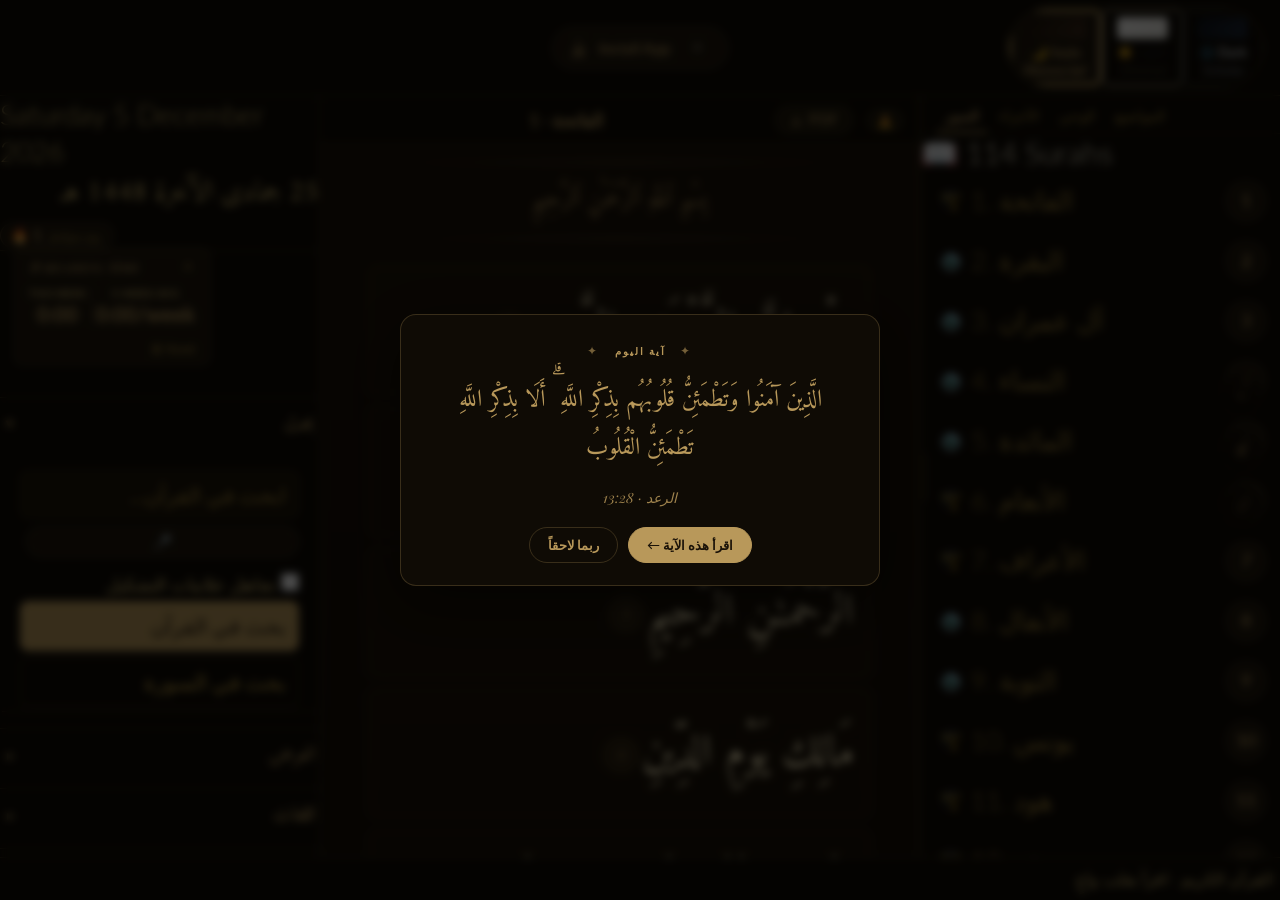
<file: index.html>
<!DOCTYPE html>
<html lang="en" data-theme="manuscript">
<head>
    <meta charset="UTF-8">
    <meta name="viewport" content="width=device-width, initial-scale=1.0, maximum-scale=1.0, user-scalable=no">
    <title>Quran Display</title>
    <link rel="icon" type="image/x-icon" href="img/icon-192.png">
    <link rel="stylesheet" href="css/Styles.css">
    <link rel="stylesheet" href="css/features.css">
    <!-- v10.1: PWA — installable & offline-capable -->
    <link rel="manifest" href="manifest.json">
    <meta name="theme-color" content="#c9a444">
    <meta name="apple-mobile-web-app-capable" content="yes">
    <meta name="apple-mobile-web-app-status-bar-style" content="black-translucent">
    <meta name="apple-mobile-web-app-title" content="Quran">
    <link rel="apple-touch-icon" href="img/icon-192.png">
    <script defer src="https://cloud.umami.is/script.js" data-website-id="a2fcf185-ba7e-4327-bd64-48847eab9358"></script>
</head>
<body>
    <div class="burger-menu" id="burgerMenu">☰</div>

    <header>
        <div id="header-center">
            <!-- v10.4: Prominent install banner — visible at the top so users notice it -->
            <button id="headerInstallBtn" class="header-install-btn" style="display:none;" type="button">
                <span class="hib-icon" aria-hidden="true">
                    <svg viewBox="0 0 24 24" width="22" height="22" fill="currentColor" xmlns="http://www.w3.org/2000/svg">
                        <path d="M12 3v11.69l-3.3-3.3a1 1 0 0 0-1.4 1.42l5 5a1 1 0 0 0 1.4 0l5-5a1 1 0 0 0-1.4-1.42L13 14.59V3a1 1 0 0 0-2 0z"/>
                        <path d="M5 19a1 1 0 0 0 0 2h14a1 1 0 0 0 0-2H5z"/>
                    </svg>
                </span>
                <span class="hib-text">Install App</span>
                <span class="hib-close" id="headerInstallClose" title="Dismiss">✕</span>
            </button>
        </div>
        <div id="themeSwitcher">
            <button class="theme-btn active" data-theme="manuscript">
                <span class="theme-swatch theme-swatch-manuscript"></span>
                <span class="theme-name-primary">🌙 Sepia</span>
                <span class="theme-name-aesthetic">Manuscript</span>
            </button>
            <button class="theme-btn" data-theme="minimal">
                <span class="theme-swatch theme-swatch-minimal"></span>
                <span class="theme-name-primary">☀️ Light</span>
                <span class="theme-name-aesthetic">Minimal</span>
            </button>
            <button class="theme-btn" data-theme="scholar">
                <span class="theme-swatch theme-swatch-scholar"></span>
                <span class="theme-name-primary">🌑 Dark</span>
                <span class="theme-name-aesthetic">Scholar</span>
            </button>
        </div>
        <!-- Phone-only settings icon (top-right, ≤767px) -->
        <button id="phoneSettingsBtn" class="phone-settings-btn" type="button" title="Settings">⚙️</button>
    </header>

    <!-- Phone reading progress bar (hidden on desktop via CSS) -->
    <div id="surahProgressBar" class="surah-progress-bar">
        <div id="surahProgressFill" class="surah-progress-fill"></div>
    </div>

    <main>
        <aside class="sidebar1" id="sidebar">
            <div id="sidebarHeader">
                <span id="sidebarTitle">القرآن الكريم</span>
                <button id="sidebarCloseBtn" onclick="closeSidebar()">✕</button>
            </div>
            <div id="hijriMonth">
                <div class="date-gregorian"></div>
                <div class="date-hijri"></div>
            </div>
            <div id="controlsElements">

                <!-- v10.8: Reading-time widget -->
                <div id="topAccessBar">
                    <div id="topReadingTime" class="trt-widget">
                        <div class="trt-widget-head">
                            <span class="trt-widget-title">⏱ Reading Time</span>
                            <button class="trt-widget-x" id="trtCloseBtn" title="Hide">✕</button>
                        </div>
                        <div class="trt-stats">
                            <div class="trt-stat">
                                <div class="trt-stat-lbl">This week</div>
                                <div class="trt-val trt-stat-val">—</div>
                            </div>
                            <div class="trt-stat-sep"></div>
                            <div class="trt-stat">
                                <div class="trt-stat-lbl">4-week avg</div>
                                <div class="trt-avg trt-stat-val">—</div>
                            </div>
                        </div>
                        <div class="trt-widget-foot">
                            <button class="trt-widget-reset" id="trtResetBtn">🗑 Reset</button>
                        </div>
                    </div>
                </div>

                <!-- v10.13: Search — collapsible section (default open) -->
                <div class="side-group" data-default="open">
                    <button class="side-group-header" type="button">
                        <span class="side-group-arrow">▶</span>
                        <span class="side-group-label" data-i18n="sectionSearch">Search</span>
                    </button>
                    <div class="side-group-body">
                <div id="searchControls">
                    <input type="text" id="search-input" placeholder="🔍 Search the Quran…">
                    <!-- Search history chips -->
                    <div id="searchHistoryRow"></div>
                    <div id="searDetails">
                        <div id="arabic-options" style="display:none;">
                            <label>
                                <input type="checkbox" id="ignore-diacritics">
                                تجاهل علامات التشكيل
                            </label>
                        </div>
                        <div id="searchButtons">
                            <button id="searchbutton">Quran Search</button>
                            <button id="searchButtonSourats">Surah Search</button>
                        </div>
                    </div>
                </div>
                    </div>
                </div>

                <!-- v10: Display section (theme + font sliders) — collapsed -->
                <div class="side-group" data-default="closed">
                    <button class="side-group-header" type="button">
                        <span class="side-group-arrow">▶</span>
                        <span class="side-group-label" data-i18n="sectionDisplay">Display</span>
                    </button>
                    <div class="side-group-body">
                        <!-- Font size slider -->
                        <div id="fontSizeSection">
                            <label class="SelectLanguage" id="lbl-fontsize" data-i18n="settingsFontSize">Font size</label>
                            <div class="font-slider-row">
                                <span class="font-slider-label font-slider-label-text" data-i18n="settingsVerseLabel">Verse</span>
                                <input type="range" id="arabicFontSlider" min="1.2" max="5" step="0.1" value="2.8">
                                <span class="font-slider-val" id="arabicFontVal">2.8</span>
                            </div>
                            <div class="font-slider-row">
                                <span class="font-slider-label font-slider-label-text" data-i18n="settingsTranslLabel">Translation</span>
                                <input type="range" id="transFontSlider" min="0.7" max="3" step="0.05" value="1.87">
                                <span class="font-slider-val" id="transFontVal">1.87</span>
                            </div>
                            <!-- v11.9: Page scale slider (80–150%) replaces pinch-to-zoom -->
                            <div style="margin-top:10px;padding-top:10px;border-top:1px solid var(--border);">
                                <div class="font-slider-row">
                                    <span class="font-slider-label font-slider-label-text" data-i18n="settingsScale">Scale</span>
                                    <input type="range" id="pageScaleSlider" min="0.8" max="1.5" step="0.05" value="1">
                                    <span class="font-slider-val" id="pageScaleVal">100%</span>
                                </div>
                            </div>
                        </div>
                    </div>
                </div>

                <!-- v10: Languages section — collapsed -->
                <div class="side-group" data-default="closed">
                    <button class="side-group-header" type="button">
                        <span class="side-group-arrow">▶</span>
                        <span class="side-group-label" data-i18n="sectionLanguages">Languages</span>
                    </button>
                    <div class="side-group-body">
                        <div id="firstLanguage">
                            <label for="languageSelector" class="SelectLanguage">Quran language</label>
                            <select id="languageSelector">
                                <option value="arabic">Arabic</option>
                                <option value="french">Français</option>
                                <option value="english">English</option>
                                <option value="spanish">Español</option>
                            </select>
                        </div>

                        <div id="multiLanguage">
                            <label class="SelectLanguage">
                                Add translations
                                <span class="lang-badge">unlimited</span>
                            </label>
                            <div id="langTagsContainer"></div>
                            <select id="SurahLanguageSelector">
                                <option value="">+ Add a language…</option>
                                <option value="arabic">Arabic</option>
                                <option value="french">Français</option>
                                <option value="english">English</option>
                                <option value="spanish">Español</option>
                            </select>
                        </div>
                    </div>
                </div>

                <!-- v10: Tools section — collapsed -->
                <div class="side-group" data-default="closed">
                    <button class="side-group-header" type="button">
                        <span class="side-group-arrow">▶</span>
                        <span class="side-group-label" data-i18n="sectionTools">Tools</span>
                    </button>
                    <div class="side-group-body">
                        <div id="toggleButtons">
                            <button id="context">Surah Context</button>
                            <button id="bookmarksBtn">📁 Saved</button>
                            <button id="khatmBtn" class="khatm-sidebar-btn">🎯 Khatm tracker</button>
                            <button id="featuresBtn">⚙ Features &amp; Tools</button>
                        </div>
                    </div>
                </div>

                <!-- Support section — collapsed -->
                <div class="side-group" data-default="closed">
                    <button class="side-group-header" type="button">
                        <span class="side-group-arrow">▶</span>
                        <span class="side-group-label" data-i18n="sectionSupport">Support</span>
                    </button>
                    <div class="side-group-body">
                        <div id="desktopSupportBtns">
                            <button id="desktopHelpBtn">❓ Help &amp; Tutorial</button>
                            <button id="desktopFeedbackBtn">✉ Feedback</button>
                        </div>
                    </div>
                </div>

            </div>
            <!-- Version shown at bottom of desktop sidebar -->
            <div id="sidebarVersionEl" class="sidebar-version">v11.10</div>
        </aside>

        <article class="main">
            <div id="content-wrapper">

                <!-- Saved hub panel (Bookmarks / Notes / Highlights) -->
                <div id="bookmarksPanel" class="eraseDiv">
                    <div id="bookmarks-topbar">
                        <span id="bookmarks-label">📁 Saved</span>
                        <button id="bookmarksReset" title="Clear all in this tab">🗑 Reset</button>
                        <button id="bookmarksClose">✕ Close</button>
                    </div>
                    <div id="saved-tabs">
                        <button class="saved-tab active" data-savedtab="bookmarks">
                            <span class="st-ico">🔖</span><span class="st-lbl">Bookmarks</span>
                        </button>
                        <button class="saved-tab" data-savedtab="notes">
                            <span class="st-ico">📝</span><span class="st-lbl">Notes</span>
                        </button>
                        <button class="saved-tab" data-savedtab="highlights">
                            <span class="st-ico">✦</span><span class="st-lbl">Highlights</span>
                        </button>
                        <button class="saved-tab" data-savedtab="reflections">
                            <span class="st-ico">✍️</span><span class="st-lbl">Reflections</span>
                        </button>
                    </div>
                    <div id="bookmarks-list"></div>
                </div>

                <!-- Search results -->
                <div class="eraseDiv" id="resultsContainerID">
                    <div id="results-topbar">
                        <span id="results-label">Results</span>
                        <button id="reset-button">✕ Close</button>
                    </div>
                    <div id="search-results" class="eraseDiv"></div>
                </div>

                <div id="quranContainer" class="textContainer"></div>
                <div id="suraContent" class="eraseDiv"></div>

                <!-- TOC with 3 tabs: Surahs / Juz / Revelation -->
                <div id="tocContainer" class="sidenav">
                    <div id="tocResizeHandle" title="Drag left to enlarge"></div>
                    <div id="tocTabRow">
                        <button class="toc-tab toc-tab-active" data-tab="surah">Surahs</button>
                        <button class="toc-tab" data-tab="juz">Juz</button>
                        <button class="toc-tab" data-tab="revelation">Revelation</button>
                        <button class="toc-tab" data-tab="topics">Topics</button>
                    </div>
                    <div id="toc-section-label"></div>
                    <div class="toc-scroll" id="toc-scroll"></div>
                </div>

            </div>
        </article>
    </main>

    <!-- Note modal -->
    <div id="noteModal" class="note-modal-overlay" style="display:none;">
        <div class="note-modal">
            <div class="note-modal-header">
                <span id="noteModalTitle">Verse note</span>
                <button id="noteModalClose">✕</button>
            </div>
            <textarea id="noteModalText" placeholder="Write your note here…"></textarea>
            <div class="note-modal-footer">
                <button id="noteModalSave">Save note</button>
                <button id="noteModalDelete">Delete note</button>
            </div>
        </div>
    </div>

    <!-- Mobile overlay for sidebar drawer -->
    <div id="sidebarOverlay" class="sidebar-overlay" onclick="closeSidebar()"></div>

    <!-- Bottom navigation bar (tablet + mobile) — v10.13 phone redesign: 4 tabs -->
    <nav id="bottomNav" class="bottom-nav">
        <button class="bnav-btn bnav-active" data-action="read">
            <span class="bnav-pill">
                <span class="bnav-ico">📖</span>
                <span class="bnav-lbl">Read</span>
            </span>
        </button>
        <button class="bnav-btn" data-action="share">
            <span class="bnav-pill">
                <span class="bnav-ico">📤</span>
                <span class="bnav-lbl">Share</span>
            </span>
        </button>
        <button class="bnav-btn" data-action="bookmark">
            <span class="bnav-pill">
                <span class="bnav-ico">🔖</span>
                <span class="bnav-lbl">Bookmark</span>
            </span>
        </button>
        <button class="bnav-btn" data-action="search">
            <span class="bnav-pill">
                <span class="bnav-ico">🔍</span>
                <span class="bnav-lbl">Search</span>
            </span>
        </button>
    </nav>


    <!-- Universal mobile bottom sheet -->
    <div id="mobileSheetOverlay" class="mob-sheet-overlay" onclick="closeMobileSheet()"></div>
    <div id="mobileSheet" class="mob-sheet">
        <div class="mob-sheet-grab" id="mobileSheetGrab">
            <div class="mob-sheet-handle" id="mobileSheetHandle"></div>
        </div>
        <div class="mob-sheet-header">
            <span class="mob-sheet-title" id="mobileSheetTitle"></span>
            <button class="mob-sheet-close" onclick="closeMobileSheet()">✕</button>
        </div>
        <div class="mob-sheet-body" id="mobileSheetBody"></div>
    </div>

    <!-- Reusable confirm dialog -->
    <div id="confirmOverlay" class="confirm-overlay" onclick="cancelConfirm(event)">
        <div class="confirm-box">
            <div class="confirm-title" id="confirmTitle">Are you sure?</div>
            <div class="confirm-text" id="confirmText"></div>
            <div class="confirm-btns">
                <button class="confirm-btn" onclick="cancelConfirm()">Cancel</button>
                <button class="confirm-btn danger" id="confirmOK">Confirm</button>
            </div>
        </div>
    </div>

    <!-- v9.12: Desktop Features modal — same content as mobile settings sheet -->
    <div id="featuresModal" class="features-modal-overlay" onclick="closeFeaturesModal(event)">
        <div class="features-modal-box" onclick="event.stopPropagation()">
            <div class="features-modal-header">
                <span class="features-modal-title">⚙ Features &amp; Tools</span>
                <button class="features-modal-close" onclick="closeFeaturesModal()">✕</button>
            </div>
            <div class="features-modal-body" id="featuresModalBody"></div>
        </div>
    </div>

    <!-- Phone hamburger drawer (left side, ≤767px only) -->
    <div id="mobileDrawer" class="mob-drawer">
        <div class="mob-drawer-header">
            <img src="img/icon-64.png" class="mob-drawer-icon" alt="">
            <span class="mob-drawer-title">Quran App</span>
            <button class="mob-drawer-close" id="mobileDrawerClose">✕</button>
        </div>
        <div class="mob-drawer-dates" id="mobileDrawerDates"></div>

        <!-- Quran Journey -->
        <div class="mob-drawer-section-label">Quran Journey</div>
        <nav class="mob-drawer-nav">
            <button class="mob-drawer-item" id="mdKhatmBtn">
                <span class="mob-drawer-ico">🎯</span>
                <span class="mob-drawer-lbl">Khatm Tracker</span>
                <span class="mob-drawer-chevron">›</span>
            </button>
            <button class="mob-drawer-item" id="mdReadingPlanBtn">
                <span class="mob-drawer-ico">📅</span>
                <span class="mob-drawer-lbl">Reading Plan</span>
                <span class="mob-drawer-chevron">›</span>
            </button>
            <button class="mob-drawer-item" id="mdReadingTimeBtn">
                <span class="mob-drawer-ico">⏱</span>
                <span class="mob-drawer-lbl">Reading Time</span>
                <span class="mob-drawer-chevron">›</span>
            </button>
            <button class="mob-drawer-item" id="mdSurahContextBtn">
                <span class="mob-drawer-ico">📜</span>
                <span class="mob-drawer-lbl">Surah Context</span>
                <span class="mob-drawer-chevron">›</span>
            </button>
        </nav>

        <!-- Daily Content -->
        <div class="mob-drawer-section-label">Daily Content</div>
        <nav class="mob-drawer-nav">
            <button class="mob-drawer-item" id="mdDailyVerseBtn">
                <span class="mob-drawer-ico">🌅</span>
                <span class="mob-drawer-lbl">Daily Verse</span>
                <span class="mob-drawer-chevron">›</span>
            </button>
            <button class="mob-drawer-item" id="mdReflectionBtn">
                <span class="mob-drawer-ico">✍️</span>
                <span class="mob-drawer-lbl">Reflection Prompt</span>
                <span class="mob-drawer-chevron">›</span>
            </button>
        </nav>

        <!-- Support -->
        <div class="mob-drawer-section-label">Support</div>
        <nav class="mob-drawer-nav">
            <button class="mob-drawer-item" id="mdHelpBtn">
                <span class="mob-drawer-ico">❓</span>
                <span class="mob-drawer-lbl">Help &amp; Tutorial</span>
                <span class="mob-drawer-chevron">›</span>
            </button>
            <button class="mob-drawer-item" id="mdFeedbackBtn">
                <span class="mob-drawer-ico">💬</span>
                <span class="mob-drawer-lbl">Feedback</span>
                <span class="mob-drawer-chevron">›</span>
            </button>
        </nav>

        <!-- Language -->
        <div class="mob-drawer-divider"></div>
        <div class="mob-drawer-lang-section">
            <div class="mob-drawer-lang-label">Language</div>
            <div class="mob-drawer-langs" id="mobileDrawerLangs">
                <button class="mob-drawer-lang" data-lang="arabic">AR</button>
                <button class="mob-drawer-lang" data-lang="french">FR</button>
                <button class="mob-drawer-lang" data-lang="english">EN</button>
                <button class="mob-drawer-lang" data-lang="spanish">ES</button>
            </div>
        </div>
    </div>
    <div id="mobileDrawerOverlay" class="mob-drawer-overlay"></div>

    <footer id="appFooter">May you read with a mindful heart</footer>
    <script src="js/script.js"></script>
    <script src="js/features.js"></script>
</body>
</html>
</file>
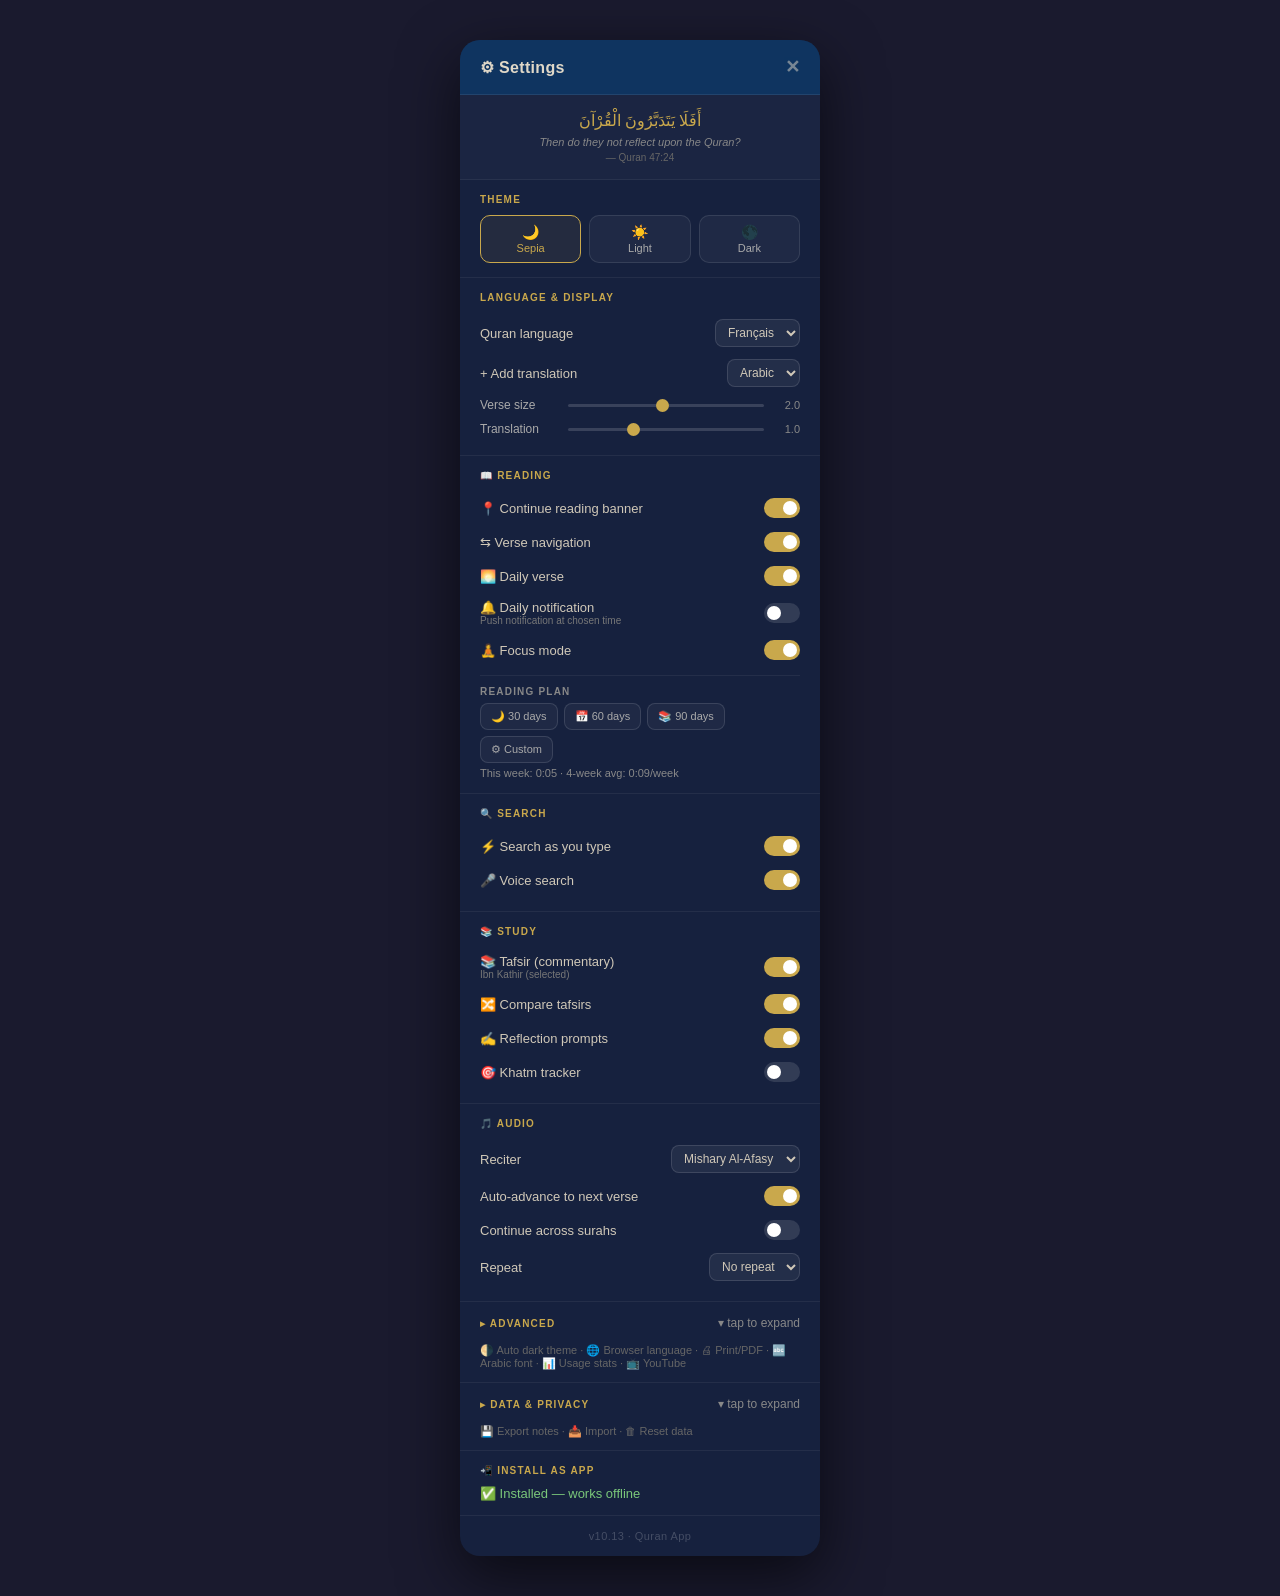
<file: settings-mockup.html>
<!DOCTYPE html>
<html>
<head>
<meta charset="UTF-8">
<style>
  * { box-sizing: border-box; margin: 0; padding: 0; }
  body { background: #1a1a2e; display: flex; justify-content: center; padding: 40px 20px; font-family: -apple-system, BlinkMacSystemFont, 'Segoe UI', sans-serif; }
  .panel {
    background: #16213e;
    border-radius: 20px;
    width: 360px;
    overflow: hidden;
    box-shadow: 0 20px 60px rgba(0,0,0,0.6);
    color: #e0d8c8;
  }
  .panel-header {
    background: #0f3460;
    padding: 16px 20px;
    display: flex;
    align-items: center;
    justify-content: space-between;
    font-size: 16px;
    font-weight: 600;
    letter-spacing: 0.02em;
    border-bottom: 1px solid rgba(255,255,255,0.08);
  }
  .panel-header .close { opacity: 0.5; font-size: 18px; cursor: pointer; }
  .meditation {
    padding: 16px 20px;
    text-align: center;
    border-bottom: 1px solid rgba(255,255,255,0.06);
    background: rgba(255,255,255,0.02);
  }
  .meditation .arabic { font-size: 16px; direction: rtl; color: #c9a84c; margin-bottom: 6px; }
  .meditation .translation { font-size: 11px; color: #888; font-style: italic; }
  .meditation .citation { font-size: 10px; color: #666; margin-top: 4px; }

  .section {
    border-bottom: 1px solid rgba(255,255,255,0.06);
    padding: 14px 20px;
  }
  .section-title {
    font-size: 10px;
    font-weight: 700;
    letter-spacing: 0.12em;
    color: #c9a84c;
    text-transform: uppercase;
    margin-bottom: 10px;
  }
  .theme-chips { display: flex; gap: 8px; }
  .chip {
    flex: 1;
    padding: 8px 4px;
    border-radius: 10px;
    border: 1.5px solid rgba(255,255,255,0.1);
    background: rgba(255,255,255,0.04);
    text-align: center;
    font-size: 11px;
    color: #aaa;
    cursor: pointer;
  }
  .chip.active { border-color: #c9a84c; color: #c9a84c; background: rgba(201,168,76,0.08); }
  .chip .icon { font-size: 14px; display: block; margin-bottom: 2px; }

  .row {
    display: flex;
    align-items: center;
    justify-content: space-between;
    padding: 6px 0;
  }
  .row-label { font-size: 13px; color: #d0c8b8; display: flex; align-items: center; gap: 7px; }
  .row-label .icon { font-size: 14px; }
  .row-sub { font-size: 10px; color: #888; margin-top: 1px; }

  select {
    background: rgba(255,255,255,0.06);
    border: 1px solid rgba(255,255,255,0.12);
    border-radius: 8px;
    color: #d0c8b8;
    font-size: 12px;
    padding: 5px 8px;
    max-width: 140px;
  }

  .slider-row { display: flex; align-items: center; gap: 8px; padding: 5px 0; }
  .slider-lbl { font-size: 12px; color: #aaa; width: 80px; flex-shrink: 0; }
  .slider { flex: 1; height: 3px; background: rgba(255,255,255,0.15); border-radius: 2px; position: relative; }
  .slider-thumb { position: absolute; top: -5px; left: 45%; width: 13px; height: 13px; background: #c9a84c; border-radius: 50%; }
  .slider-val { font-size: 11px; color: #888; width: 28px; text-align: right; flex-shrink: 0; }

  .toggle-row { display: flex; align-items: center; justify-content: space-between; padding: 7px 0; }
  .toggle-lbl { font-size: 13px; color: #d0c8b8; display: flex; align-items: center; gap: 7px; }
  .toggle-sub { font-size: 10px; color: #777; }
  .toggle { width: 36px; height: 20px; background: #c9a84c; border-radius: 10px; position: relative; flex-shrink: 0; }
  .toggle.off { background: rgba(255,255,255,0.12); }
  .toggle::after { content:''; position:absolute; top:3px; right:3px; width:14px; height:14px; background:#fff; border-radius:50%; }
  .toggle.off::after { right:auto; left:3px; }

  .collapsed-section {
    border-bottom: 1px solid rgba(255,255,255,0.06);
  }
  .collapsed-header {
    padding: 14px 20px;
    display: flex;
    align-items: center;
    justify-content: space-between;
    cursor: pointer;
  }
  .collapsed-title { font-size: 10px; font-weight: 700; letter-spacing: 0.12em; color: #c9a84c; text-transform: uppercase; }
  .collapsed-arrow { font-size: 12px; color: #888; }
  .collapsed-preview { font-size: 11px; color: #666; padding: 0 20px 12px; }

  .install-row {
    display: flex;
    align-items: center;
    gap: 8px;
    font-size: 13px;
    color: #7ac77a;
  }
  .version { text-align: center; padding: 14px; font-size: 11px; color: rgba(255,255,255,0.2); letter-spacing: 0.04em; }

  .plan-btns { display: flex; gap: 6px; flex-wrap: wrap; margin-top: 4px; }
  .plan-btn { padding: 6px 10px; border-radius: 8px; border: 1px solid rgba(255,255,255,0.12); background: rgba(255,255,255,0.04); font-size: 11px; color: #aaa; }

  .reading-time-row { font-size: 11px; color: #888; margin-top: 4px; }
</style>
</head>
<body>
<div class="panel">

  <!-- Header -->
  <div class="panel-header">
    ⚙ Settings <span class="close">✕</span>
  </div>

  <!-- Meditation banner -->
  <div class="meditation">
    <div class="arabic">أَفَلَا يَتَدَبَّرُونَ الْقُرْآنَ</div>
    <div class="translation">Then do they not reflect upon the Quran?</div>
    <div class="citation">— Quran 47:24</div>
  </div>

  <!-- Theme -->
  <div class="section">
    <div class="section-title">Theme</div>
    <div class="theme-chips">
      <div class="chip active"><span class="icon">🌙</span>Sepia</div>
      <div class="chip"><span class="icon">☀️</span>Light</div>
      <div class="chip"><span class="icon">🌑</span>Dark</div>
    </div>
  </div>

  <!-- Language & Display -->
  <div class="section">
    <div class="section-title">Language & Display</div>
    <div class="row">
      <div class="row-label">Quran language</div>
      <select><option>Français</option></select>
    </div>
    <div class="row">
      <div class="row-label">+ Add translation</div>
      <select><option>Arabic</option></select>
    </div>
    <div class="slider-row"><span class="slider-lbl">Verse size</span><div class="slider"><div class="slider-thumb"></div></div><span class="slider-val">2.0</span></div>
    <div class="slider-row"><span class="slider-lbl">Translation</span><div class="slider"><div class="slider-thumb" style="left:30%"></div></div><span class="slider-val">1.0</span></div>
  </div>

  <!-- Reading -->
  <div class="section">
    <div class="section-title">📖 Reading</div>
    <div class="toggle-row">
      <div><div class="toggle-lbl">📍 Continue reading banner</div></div>
      <div class="toggle"></div>
    </div>
    <div class="toggle-row">
      <div><div class="toggle-lbl">⇆ Verse navigation</div></div>
      <div class="toggle"></div>
    </div>
    <div class="toggle-row">
      <div><div class="toggle-lbl">🌅 Daily verse</div></div>
      <div class="toggle"></div>
    </div>
    <div class="toggle-row">
      <div><div class="toggle-lbl">🔔 Daily notification</div><div class="toggle-sub">Push notification at chosen time</div></div>
      <div class="toggle off"></div>
    </div>
    <div class="toggle-row">
      <div><div class="toggle-lbl">🧘 Focus mode</div></div>
      <div class="toggle"></div>
    </div>
    <div style="margin-top:8px; border-top:1px solid rgba(255,255,255,0.06); padding-top:10px;">
      <div class="section-title" style="margin-bottom:6px; font-size:10px; color:#888;">READING PLAN</div>
      <div class="plan-btns">
        <div class="plan-btn">🌙 30 days</div>
        <div class="plan-btn">📅 60 days</div>
        <div class="plan-btn">📚 90 days</div>
        <div class="plan-btn">⚙ Custom</div>
      </div>
      <div class="reading-time-row">This week: 0:05 · 4-week avg: 0:09/week</div>
    </div>
  </div>

  <!-- Search -->
  <div class="section">
    <div class="section-title">🔍 Search</div>
    <div class="toggle-row">
      <div><div class="toggle-lbl">⚡ Search as you type</div></div>
      <div class="toggle"></div>
    </div>
    <div class="toggle-row">
      <div><div class="toggle-lbl">🎤 Voice search</div></div>
      <div class="toggle"></div>
    </div>
  </div>

  <!-- Study -->
  <div class="section">
    <div class="section-title">📚 Study</div>
    <div class="toggle-row">
      <div><div class="toggle-lbl">📚 Tafsir (commentary)</div><div class="toggle-sub">Ibn Kathir (selected)</div></div>
      <div class="toggle"></div>
    </div>
    <div class="toggle-row">
      <div><div class="toggle-lbl">🔀 Compare tafsirs</div></div>
      <div class="toggle"></div>
    </div>
    <div class="toggle-row">
      <div><div class="toggle-lbl">✍️ Reflection prompts</div></div>
      <div class="toggle"></div>
    </div>
    <div class="toggle-row">
      <div><div class="toggle-lbl">🎯 Khatm tracker</div></div>
      <div class="toggle off"></div>
    </div>
  </div>

  <!-- Audio -->
  <div class="section">
    <div class="section-title">🎵 Audio</div>
    <div class="row">
      <div class="row-label">Reciter</div>
      <select><option>Mishary Al-Afasy</option></select>
    </div>
    <div class="toggle-row">
      <div><div class="toggle-lbl">Auto-advance to next verse</div></div>
      <div class="toggle"></div>
    </div>
    <div class="toggle-row">
      <div><div class="toggle-lbl">Continue across surahs</div></div>
      <div class="toggle off"></div>
    </div>
    <div class="row">
      <div class="row-label">Repeat</div>
      <select><option>No repeat</option></select>
    </div>
  </div>

  <!-- Advanced (collapsed) -->
  <div class="collapsed-section">
    <div class="collapsed-header">
      <div class="collapsed-title">▸ Advanced</div>
      <span class="collapsed-arrow">▾ tap to expand</span>
    </div>
    <div class="collapsed-preview">🌗 Auto dark theme · 🌐 Browser language · 🖨 Print/PDF · 🔤 Arabic font · 📊 Usage stats · 📺 YouTube</div>
  </div>

  <!-- Data & Privacy (collapsed) -->
  <div class="collapsed-section">
    <div class="collapsed-header">
      <div class="collapsed-title">▸ Data & Privacy</div>
      <span class="collapsed-arrow">▾ tap to expand</span>
    </div>
    <div class="collapsed-preview">💾 Export notes · 📥 Import · 🗑 Reset data</div>
  </div>

  <!-- Install -->
  <div class="section">
    <div class="section-title">📲 Install as App</div>
    <div class="install-row">✅ Installed — works offline</div>
  </div>

  <!-- Version -->
  <div class="version">v10.13 · Quran App</div>

</div>
</body>
</html>
</file>
<file: css/Styles.css>
/* ═══════════════════════════════════════════════════════════════════
   QURAN DISPLAY v8 · Three-theme stylesheet
   Themes: manuscript | minimal | scholar
   ═══════════════════════════════════════════════════════════════════ */

@import url('https://fonts.googleapis.com/css2?family=Playfair+Display:ital,wght@0,400;0,600;1,400&family=Cinzel:wght@400;600&family=Raleway:wght@300;400;600&family=Lato:wght@300;400&family=Amiri:ital,wght@0,400;0,700;1,400&display=swap');

*, *::before, *::after { margin: 0; padding: 0; box-sizing: border-box; }
html { font-size: 16px; }

/* ════════════════════════════════════════════════════════════════════
   THEME TOKENS
   ════════════════════════════════════════════════════════════════════ */
[data-theme="manuscript"] {
    --bg-page:         #0f0b05;
    --bg-sidebar:      #0f0b05;
    --bg-content:      #1a1208;
    --bg-toc:          #0f0b05;
    --bg-toc-active:   #c9a44415;
    --bg-input:        #c9a44410;
    --bg-btn:          transparent;
    --bg-btn-hover:    #c9a44418;
    --bg-results:      #100d06;
    --bg-header:       #0f0b05;
    --bg-footer:       #0f0b05;
    --accent:          #c9a444;
    --accent-dim:      #c9a44480;
    --accent-faint:    #c9a44428;
    --accent-trace:    #c9a44412;
    --text-primary:    #f5ecce;
    --text-secondary:  #dcc070;
    --text-muted:      #c9a444cc;
    --text-btn:        #c9a444;
    --text-toc:        #c9a444bb;
    --text-toc-active: #e8c85a;
    --text-verse:      #f2e4b8;
    --text-hijri:      #dcc070;
    --text-result:     #c9a444cc;
    --text-result-h:   #f0dfa8;
    --border:          #c9a44435;
    --border-mid:      #c9a44455;
    --border-verse:    #c9a44420;
    --border-btn:      #c9a44440;
    --border-input:    #c9a44435;
    --border-toc:      #c9a44420;
    --font-ui:         'Lato', sans-serif;
    --font-heading:    'Playfair Display', serif;
    --font-arabic:     'Amiri', serif;
    --radius:          8px;
    --sidebar-w:       320px;
}

[data-theme="minimal"] {
    --bg-page:         #f8f7f4;
    --bg-sidebar:      #ffffff;
    --bg-content:      #f8f7f4;
    --bg-toc:          #ffffff;
    --bg-toc-active:   #f3ede0;
    --bg-input:        #f8f7f4;
    --bg-btn:          #f5f1e7;
    --bg-btn-hover:    #ebe3d0;
    --bg-results:      #ffffff;
    --bg-header:       #ffffff;
    --bg-footer:       #f3ede0;
    --accent:          #2d5a27;
    --accent-dim:      #2d5a2780;
    --accent-faint:    #2d5a2720;
    --accent-trace:    #2d5a2710;
    --text-primary:    #1a1a1a;
    --text-secondary:  #5a5040;
    --text-muted:      #8a7e6a;
    --text-btn:        #3d3528;
    --text-toc:        #5a5040;
    --text-toc-active: #2d5a27;
    --text-verse:      #1a1a1a;
    --text-hijri:      #5a5040;
    --text-result:     #5a5040;
    --text-result-h:   #3d3528;
    --border:          #e0dbd0;
    --border-mid:      #ccc8bc;
    --border-verse:    #e8e4dc;
    --border-btn:      #d0c4a8;
    --border-input:    #d0ccc0;
    --border-toc:      #e8e4dc;
    --font-ui:         'Raleway', sans-serif;
    --font-heading:    'Cinzel', serif;
    --font-arabic:     'Amiri', serif;
    --radius:          10px;
    --sidebar-w:       320px;
}

[data-theme="scholar"] {
    --bg-page:         #0d1117;
    --bg-sidebar:      #161b22;
    --bg-content:      #0d1117;
    --bg-toc:          #161b22;
    --bg-toc-active:   #4fa8d512;
    --bg-input:        #0d1117;
    --bg-btn:          #21262d;
    --bg-btn-hover:    #2d333b;
    --bg-results:      #161b22;
    --bg-header:       #161b22;
    --bg-footer:       #161b22;
    --accent:          #4fa8d5;
    --accent-dim:      #4fa8d570;
    --accent-faint:    #4fa8d520;
    --accent-trace:    #4fa8d510;
    --text-primary:    #e6edf3;
    --text-secondary:  #8b949e;
    --text-muted:      #484f58;
    --text-btn:        #8b949e;
    --text-toc:        #8b949e;
    --text-toc-active: #4fa8d5;
    --text-verse:      #e6edf3;
    --text-hijri:      #4fa8d5;
    --text-result:     #adbac7;
    --text-result-h:   #e6edf3;
    --border:          #30363d;
    --border-mid:      #444c56;
    --border-verse:    #21262d;
    --border-btn:      #30363d;
    --border-input:    #30363d;
    --border-toc:      #21262d;
    --font-ui:         'Lato', sans-serif;
    --font-heading:    'Playfair Display', serif;
    --font-arabic:     'Amiri', serif;
    --radius:          7px;
    --sidebar-w:       320px;
}

/* ── Scrollbars ── */
::-webkit-scrollbar { width: 5px; height: 5px; }
::-webkit-scrollbar-track { background: transparent; }
::-webkit-scrollbar-thumb { background: var(--accent-faint); border-radius: 99px; }
::-webkit-scrollbar-thumb:hover { background: var(--accent-dim); }

body {
    font-family: var(--font-ui);
    font-weight: 300;
    background-color: var(--bg-page);
    color: var(--text-primary);
    display: flex;
    flex-direction: column;
    height: 100vh;            /* fallback */
    height: 100dvh;            /* respects mobile browser UI */
    overflow: hidden;
    transition: background-color 0.3s, color 0.3s;
}

/* ════════════════════════════════════════════════════════════════════
   HEADER — logo + title 2× bigger, truly centred
   ════════════════════════════════════════════════════════════════════ */
header {
    background-color: var(--bg-header);
    border-bottom: 1px solid var(--border);
    padding: 12px 20px;
    display: flex;
    align-items: center;
    justify-content: flex-end;
    gap: 16px;
    flex-shrink: 0;
    position: relative;
    min-height: 92px;
}

/* 4. Logo + title absolutely centred as one unit */
#header-center {
    position: absolute;
    left: 50%;
    transform: translateX(-50%);
    display: flex;
    align-items: center;
    gap: 18px;
    pointer-events: none;
}
#header-center > * { pointer-events: auto; }

#introduction { display: flex; align-items: center; flex-shrink: 0; }

/* 4. Logo 2× bigger: was 46px → 88px */
.Bismileh {
    height: 88px;
    width: auto;
    filter: drop-shadow(0 0 8px var(--accent-faint));
}

/* 4. Title 2× bigger: was 1rem → 2rem */
#introductionTitle {
    font-family: var(--font-arabic);
    font-size: 2rem;
    color: var(--accent);
    direction: rtl;
    opacity: 0.85;
    line-height: 1.6;
    white-space: nowrap;
}

/* ── Theme switcher ── */
#themeSwitcher {
    display: flex;
    border: 1px solid var(--border-mid);
    border-radius: 99px;
    overflow: hidden;
    flex-shrink: 0;
    position: relative;
    z-index: 1;
}

.theme-btn {
    background: transparent;
    border: none;
    padding: 7px 17px;
    font-size: 14px;
    font-family: var(--font-ui);
    color: var(--text-secondary);
    cursor: pointer;
    transition: all 0.2s;
    white-space: nowrap;
}
.theme-btn:hover { background: var(--accent-trace); color: var(--text-primary); }
.theme-btn.active { background: var(--accent); color: var(--bg-page); font-weight: 600; }

/* ════════════════════════════════════════════════════════════════════
   MAIN LAYOUT
   ════════════════════════════════════════════════════════════════════ */
main { display: flex; flex: 1; overflow: hidden; min-height: 0; }
article.main { flex: 1; overflow: hidden; display: flex; flex-direction: column; min-width: 0; }
#content-wrapper { flex: 1; display: flex; overflow: hidden; min-height: 0; background: var(--bg-content); }

/* ════════════════════════════════════════════════════════════════════
   SIDEBAR
   ════════════════════════════════════════════════════════════════════ */
.sidebar1 {
    width: var(--sidebar-w);
    min-width: var(--sidebar-w);
    background-color: var(--bg-sidebar);
    border-right: 1px solid var(--border);
    display: flex;
    flex-direction: column;
    overflow-y: auto;
    overflow-x: hidden;
    flex-shrink: 0;
    height: 100%;
    transition: background-color 0.3s, border-color 0.3s;
}

/* 5. Both date lines same size: 28px */
#hijriMonth {
    padding: 16px 18px 14px;
    border-bottom: 1px solid var(--border);
    flex-shrink: 0;
}

.date-gregorian {
    font-size: 28px;
    color: var(--text-secondary);
    margin-bottom: 4px;
    font-family: var(--font-ui);
    line-height: 1.3;
}

.date-hijri {
    font-size: 28px;
    color: var(--text-hijri);
    font-family: var(--font-arabic);
    line-height: 1.5;
    direction: rtl;
    text-align: right;
}

#controlsElements { display: flex; flex-direction: column; flex: 1; }

#firstLanguage,
#multiLanguage,
#searchControls,
#toggleButtons {
    padding: 14px 18px;
    border-bottom: 1px solid var(--border);
}

/* Labels: 24px italic heading font */
.SelectLanguage {
    display: flex;
    align-items: center;
    gap: 8px;
    font-size: 24px;
    color: var(--text-muted);
    margin-bottom: 10px;
    font-family: var(--font-heading);
    font-style: italic;
}

.lang-badge {
    font-size: 11px;
    background: var(--accent-trace);
    color: var(--accent-dim);
    border: 1px solid var(--accent-faint);
    border-radius: 3px;
    padding: 2px 6px;
    font-family: var(--font-ui);
    font-style: normal;
}

/* Selects: 21px */
#languageSelector,
#SurahLanguageSelector {
    width: 100%;
    padding: 10px 12px;
    background: var(--bg-input);
    border: 1px solid var(--border-input);
    border-radius: var(--radius);
    color: var(--text-primary);
    font-size: 21px;
    font-family: var(--font-ui);
    appearance: none;
    background-image: url("data:image/svg+xml,%3Csvg xmlns='http://www.w3.org/2000/svg' width='12' height='12' viewBox='0 0 12 12'%3E%3Cpath fill='%23888' d='M6 9L1 4h10z'/%3E%3C/svg%3E");
    background-repeat: no-repeat;
    background-position: right 12px center;
    cursor: pointer;
    transition: border-color 0.2s;
}
#languageSelector:focus,
#SurahLanguageSelector:focus { outline: none; border-color: var(--accent-dim); }

/* Language tag stack */
#langTagsContainer { display: flex; flex-direction: column; gap: 6px; margin-bottom: 10px; }

.lang-tag-row {
    display: flex;
    align-items: center;
    gap: 8px;
    background: var(--accent-trace);
    border: 1px solid var(--accent-faint);
    border-radius: var(--radius);
    padding: 8px 12px;
}

.lang-tag-label {
    font-size: 18px;
    color: var(--text-secondary);
    flex: 1;
    min-width: 0;
    overflow: hidden;
    text-overflow: ellipsis;
    white-space: nowrap;
}

.lang-tag-remove {
    font-size: 18px;
    color: var(--text-muted);
    background: none;
    border: none;
    cursor: pointer;
    padding: 0;
    line-height: 1;
    flex-shrink: 0;
    transition: color 0.15s;
}
.lang-tag-remove:hover { color: var(--accent); }

/* Secondary verse: 2/3 of main text */
.secondary-verse {
    font-size: var(--trans-font-size, 1.87rem);
    font-family: var(--font-ui);
    font-weight: 300;
    line-height: 1.8;
    margin-top: 8px;
    direction: ltr;
    text-align: left;
}

/* Search: 21px */
#searchControls { display: flex; flex-direction: column; gap: 8px; }

#search-input {
    width: 100%;
    padding: 10px 12px;
    background: var(--bg-input);
    border: 1px solid var(--border-input);
    border-radius: var(--radius);
    color: var(--text-primary);
    font-size: 21px;
    font-family: var(--font-ui);
    transition: border-color 0.2s;
}
#search-input::placeholder { color: var(--text-muted); }
#search-input:focus { outline: none; border-color: var(--accent-dim); }

#searDetails { display: flex; flex-direction: column; gap: 6px; }

#arabic-options {
    font-size: 18px;
    color: var(--text-secondary);
    display: flex;
    align-items: center;
    gap: 6px;
    direction: rtl;
}
#arabic-options input[type="checkbox"] { accent-color: var(--accent); width: 18px; height: 18px; }
#searchButtons { display: flex; flex-direction: column; gap: 6px; }

/* Buttons: 21px */
button {
    font-family: var(--font-ui);
    font-size: 21px;
    font-weight: 400;
    cursor: pointer;
    border-radius: var(--radius);
    transition: background 0.18s, color 0.18s;
}

#searchbutton,
#searchButtonSourats,
#toggleOrder,
#context,
#khatmBtn {
    width: 100%;
    padding: 11px 12px;
    background: var(--bg-btn);
    border: 1px solid var(--border-btn);
    color: var(--text-btn);
    text-align: left;
}
#searchbutton:hover,
#searchButtonSourats:hover,
#toggleOrder:hover,
#context:hover,
#khatmBtn:hover { background: var(--bg-btn-hover); color: var(--text-primary); }

#toggleButtons { display: flex; flex-direction: column; gap: 6px; }

/* 6. Arabic direction for buttons when Arabic is selected */
.btn-rtl {
    text-align: right !important;
    direction: rtl !important;
}

/* ── Burger ── */
.burger-menu {
    display: none;
    position: fixed;
    top: 10px; left: 10px;
    z-index: 200;
    font-size: 22px;
    color: var(--accent);
    cursor: pointer;
    background: var(--bg-sidebar);
    border: 1px solid var(--border);
    border-radius: 6px;
    width: 40px; height: 40px;
    align-items: center;
    justify-content: center;
    line-height: 1;
}

/* ════════════════════════════════════════════════════════════════════
   SEARCH RESULTS — close button at top
   ════════════════════════════════════════════════════════════════════ */
.resultsContainer {
    width: 280px;
    min-width: 280px;
    display: flex;
    flex-direction: column;
    border-right: 1px solid var(--border);
    background: var(--bg-results);
    overflow: hidden;
    flex-shrink: 0;
}

#results-topbar {
    display: flex;
    align-items: center;
    justify-content: space-between;
    gap: 8px;
    padding: 10px 12px;
    border-bottom: 1px solid var(--border);
    flex-shrink: 0;
}

#results-label {
    font-size: 16px;
    color: var(--accent);
    font-family: var(--font-heading);
    font-style: italic;
    flex: 1;
    min-width: 0;
    overflow: hidden;
    text-overflow: ellipsis;
    white-space: nowrap;
    line-height: 1.4;
}

#reset-button {
    font-size: 12px;
    padding: 4px 10px;
    background: var(--accent-trace);
    border: 1px solid var(--accent-faint);
    color: var(--accent);
    border-radius: 99px;
    white-space: nowrap;
    flex-shrink: 0;
}
#reset-button:hover { background: var(--accent-faint); }

.resultsClass {
    flex: 1;
    overflow-y: auto;
    padding: 12px 16px;
    font-size: 1rem;
    color: var(--text-result);
    line-height: 1.8;
}

.total-matches {
    font-size: 14px;
    color: var(--text-muted);
    margin-bottom: 10px;
    padding-bottom: 8px;
    border-bottom: 1px solid var(--border);
}

.surah-results { margin-bottom: 12px; }

.SearchResultSurah {
    font-family: var(--font-heading);
    font-size: 17px;
    color: var(--accent);
    margin-bottom: 5px;
    font-weight: 600;
    font-style: italic;
}

.search-result-item {
    cursor: pointer;
    color: var(--text-result);
    padding: 5px 0;
    font-size: 16px;
    transition: color 0.15s;
    border-bottom: 1px solid var(--border);
}
.search-result-item:hover { color: var(--text-result-h); }

/* ════════════════════════════════════════════════════════════════════
   READING PANE — flex:2 = 2/3
   ════════════════════════════════════════════════════════════════════ */
.textContainer {
    flex: 2;
    padding: 0 48px 36px;
    overflow-y: auto;
    overflow-x: hidden;
    touch-action: pan-y;
    background: var(--bg-content);
    border-right: 1px solid var(--border);
    transition: background-color 0.3s;
    min-width: 0;
}

/* ════════════════════════════════════════════════════════════════════
   CONTEXT PANE — 2. text 3× bigger
   ════════════════════════════════════════════════════════════════════ */
.sura-contexte {
    flex: 2;
    padding: 36px 48px;
    overflow-y: auto;
    overflow-x: hidden;
    background: var(--bg-content);
    border-right: 1px solid var(--border);
    min-width: 0;
    line-height: 1.8;
}

/* 2. Context text 3× bigger than before (was ~0.95rem → now ~2.85rem equiv) */
.sura-contexte h2 {
    font-family: var(--font-heading);
    color: var(--accent);
    font-size: 2.4rem;
    margin: 28px 0 14px;
    padding-bottom: 10px;
    border-bottom: 1px solid var(--border);
    font-style: italic;
}

.sura-contexte h3 {
    font-size: 1.8rem;
    color: var(--text-secondary);
    margin: 18px 0 8px;
}

.sura-contexte p {
    font-size: 1.65rem;
    color: var(--text-primary);
    line-height: 1.9;
    opacity: 0.9;
}

.sura-contexte .item { margin-bottom: 20px; }

/* ── Surah title — hidden (sticky bar already shows the name) ── */
#suraTitle {
    display: none;
}
@media print {
    #suraTitle { display: block; font-family: var(--font-heading); font-size: 1.9rem; color: var(--accent); margin-bottom: 20px; padding-bottom: 14px; border-bottom: 1px solid var(--border); font-weight: 600; }
}

/* ── Verses: 2.8rem ── */
.sura { width: 100%; }

.verse {
    padding: 22px 0;
    border-bottom: 1px solid var(--border-verse);
    position: relative;
    color: var(--text-verse);
    line-height: 2.3;
    font-family: var(--font-arabic);
    font-size: var(--verse-font-size, 2.8rem);
    transition: background 0.15s;
}

.verse:last-of-type { border-bottom: none; }
.verse:last-of-type::after {
    content: "";
    display: block;
    width: 40%;
    height: 1px;
    background: var(--accent-faint);
    margin: 16px auto 0;
    border-radius: 99px;
}

.right-align { text-align: right; direction: rtl; }
.verse-icon { display: inline-block; margin-inline-start: 10px; vertical-align: middle; }

.icon-number {
    display: inline-flex;
    align-items: center;
    justify-content: center;
    width: 36px; height: 36px;
    border-radius: 50%;
    border: 1px solid var(--accent-faint);
    background: var(--accent-trace);
    font-size: 14px;
    font-family: var(--font-ui);
    color: var(--accent);
    font-weight: 600;
    flex-shrink: 0;
}

.highlight { background: var(--accent); color: var(--bg-page); border-radius: 3px; padding: 0 3px; }

/* ════════════════════════════════════════════════════════════════════
   TOC — flex:1, drag-resizable, 3. original icons, centred header
   ════════════════════════════════════════════════════════════════════ */
#tocContainer {
    flex: 1;
    min-width: 320px;
    max-width: 700px;
    background: var(--bg-toc);
    border-left: 1px solid var(--border-toc);
    overflow-y: auto;
    overflow-x: hidden;
    flex-shrink: 0;
    position: relative;
    user-select: none;
    display: flex;
    flex-direction: column;
}

/* Drag handle */
#tocResizeHandle {
    position: absolute;
    top: 0; left: 0;
    width: 8px; height: 100%;
    cursor: col-resize;
    z-index: 10;
    background: transparent;
    display: flex;
    align-items: center;
    justify-content: center;
    transition: background 0.15s;
}
#tocResizeHandle::after {
    content: '';
    width: 2px; height: 48px;
    background: var(--accent-faint);
    border-radius: 2px;
    transition: background 0.15s;
}
#tocResizeHandle:hover,
#tocResizeHandle.dragging { background: var(--accent-trace); }
#tocResizeHandle:hover::after,
#tocResizeHandle.dragging::after { background: var(--accent-dim); }

/* 3. TOC header: bigger (20px), centred, with bottom border */
.toc-section-label {
    font-size: 20px;
    font-family: var(--font-heading);
    font-style: italic;
    font-weight: 600;
    color: var(--accent);
    text-align: center;
    padding: 14px 14px 12px 20px;
    border-bottom: 1px solid var(--border-toc);
    flex-shrink: 0;
}

/* TOC scroll area */
.toc-scroll {
    flex: 1;
    overflow-y: auto;
    overflow-x: hidden;
}

/* TOC items: default 26px, scaled by JS drag */
.toc-item {
    padding: 10px 14px 10px 16px;
    font-size: 26px;
    color: var(--text-toc);
    cursor: pointer;
    display: flex;
    align-items: center;
    justify-content: space-between;
    gap: 8px;
    border-left: 2px solid transparent;
    transition: background 0.15s, color 0.15s, border-color 0.15s;
    line-height: 1.3;
    overflow: hidden;
}
.toc-item:hover {
    background: var(--bg-toc-active);
    color: var(--text-toc-active);
    border-left-color: var(--accent-dim);
}
.toc-item.toc-active {
    color: var(--text-toc-active);
    background: var(--bg-toc-active);
    border-left-color: var(--accent);
}

.toc-item-left {
    display: flex;
    align-items: center;
    gap: 8px;
    flex: 1;
    min-width: 0;
    overflow: hidden;
}

.toc-item-name {
    overflow: hidden;
    text-overflow: ellipsis;
    white-space: nowrap;
}

.toc-item-right {
    display: flex;
    align-items: center;
    gap: 6px;
    flex-shrink: 0;
}

/* 3. Original city icon images */
.city-icon {
    width: 24px;
    height: 24px;
    object-fit: contain;
    opacity: 0.85;
    flex-shrink: 0;
}

/* TOC number badge */
.toc-num {
    display: inline-flex;
    align-items: center;
    justify-content: center;
    min-width: 40px; height: 40px;
    border-radius: 50%;
    border: 1px solid var(--accent-faint);
    background: var(--accent-trace);
    font-size: 18px;
    font-family: var(--font-ui);
    color: var(--accent);
    flex-shrink: 0;
    font-weight: 600;
}

/* ── Utility ── */
.eraseDiv {
    width: 0 !important;
    height: 0 !important;
    padding: 0 !important;
    border: 0 !important;
    margin: 0 !important;
    overflow: hidden !important;
    display: none !important;
    flex-shrink: 0 !important;
}

footer {
    background: var(--bg-footer);
    border-top: 1px solid var(--border);
    text-align: center;
    padding: 11px 7px;
    font-size: 16px;
    color: var(--text-secondary);
    flex-shrink: 0;
    opacity: 1;
    font-family: var(--font-ui);
    font-style: normal;
    letter-spacing: 0.02em;
}

/* Phone: hide footer — version lives in settings sheet */
@media (max-width: 767px) {
    #appFooter { display: none; }
}

/* Desktop sidebar version tag */
.sidebar-version {
    flex-shrink: 0;
    padding: 10px 18px;
    text-align: center;
    font-size: 11px;
    color: var(--text-muted);
    font-family: var(--font-ui);
    opacity: 0.65;
    border-top: 1px solid var(--border);
    letter-spacing: 0.04em;
}

/* Phone: hide sidebar version (it's in the settings sheet instead) */
@media (max-width: 767px) {
    .sidebar-version { display: none; }
}

/* Secondary surah name inside sticky title (when translation language added) */
.sura-secondary-name {
    display: block;
    font-size: 0.68em;
    font-weight: 400;
    font-style: italic;
    opacity: 0.82;
    overflow: hidden;
    text-overflow: ellipsis;
    white-space: nowrap;
    margin-top: 2px;
    line-height: 1.3;
}

/* Sepia theme: fix native dropdown option text colour */
[data-theme="manuscript"] select option {
    background-color: #1a1208;
    color: #f5ecce;
}

/* ════════════════════════════════════════════════════════════════════
   THEME OVERRIDES
   ════════════════════════════════════════════════════════════════════ */

/* Manuscript: sharper font rendering on dark background */
[data-theme="manuscript"] {
    -webkit-font-smoothing: antialiased;
    -moz-osx-font-smoothing: grayscale;
}

[data-theme="manuscript"] .verse { padding: 26px 4px; }
[data-theme="manuscript"] .secondary-verse { color: #c9a444cc; }
[data-theme="manuscript"] #suraTitle::before,
[data-theme="manuscript"] #suraTitle::after {
    content: '⬧';
    font-size: 0.45em;
    opacity: 0.35;
    margin: 0 10px;
    vertical-align: middle;
}
[data-theme="manuscript"] .textContainer,
[data-theme="manuscript"] .sura-contexte {
    background: linear-gradient(180deg, #1a1208 0%, #160f06 100%);
}

[data-theme="minimal"] .verse {
    border: 1px solid var(--border-verse);
    border-radius: var(--radius);
    padding: 20px 24px;
    margin-bottom: 14px;
    box-shadow: 0 2px 8px #2d5a2710;
}
[data-theme="minimal"] .verse:last-of-type::after { display: none; }
[data-theme="minimal"] #suraTitle { font-size: 1.6rem; }

[data-theme="scholar"] .verse {
    border: 1px solid var(--border-verse);
    border-radius: var(--radius);
    padding: 18px 22px 18px 20px;
    margin-bottom: 12px;
    border-left: 2px solid var(--accent-faint);
    box-shadow: 0 1px 6px #00000035;
    transition: border-left-color 0.2s;
}
[data-theme="scholar"] .verse:hover { border-left-color: var(--accent-dim); }
[data-theme="scholar"] .verse:last-of-type::after { display: none; }
[data-theme="scholar"] .secondary-verse { color: #adbac7; }

/* ════════════════════════════════════════════════════════════════════
   SIDEBAR HEADER (mobile close button)
   ════════════════════════════════════════════════════════════════════ */
#sidebarHeader {
    display: none;
    align-items: center;
    justify-content: space-between;
    padding: 14px 18px;
    border-bottom: 1px solid var(--border);
    flex-shrink: 0;
}

#sidebarTitle {
    font-family: var(--font-arabic);
    font-size: 20px;
    color: var(--accent);
    font-style: italic;
}

#sidebarCloseBtn {
    font-size: 18px;
    color: var(--text-muted);
    background: none;
    border: none;
    cursor: pointer;
    width: auto;
    padding: 2px 6px;
    border-radius: 4px;
    line-height: 1;
}
#sidebarCloseBtn:hover { color: var(--accent); }

/* ════════════════════════════════════════════════════════════════════
   SIDEBAR OVERLAY (mobile backdrop)
   ════════════════════════════════════════════════════════════════════ */
.sidebar-overlay {
    display: none;
    position: fixed;
    inset: 0;
    background: #00000060;
    z-index: 90;
    backdrop-filter: blur(2px);
}
.sidebar-overlay.active { display: block; }

/* ════════════════════════════════════════════════════════════════════
   BOTTOM NAV (tablet + mobile only)
   ════════════════════════════════════════════════════════════════════ */
.bottom-nav {
    display: none;
    background: var(--bg-header);
    border-top: 1px solid var(--border);
    flex-shrink: 0;
    z-index: 50;
}

.bnav-btn {
    flex: 1;
    display: flex;
    flex-direction: column;
    align-items: center;
    justify-content: center;
    gap: 3px;
    padding: 8px 4px 10px;
    background: transparent;
    border: none;
    cursor: pointer;
    border-top: 2px solid transparent;
    transition: background 0.15s, border-color 0.15s;
    width: auto;
}

.bnav-btn.bnav-active {
    background: var(--accent-trace);
    border-top-color: var(--accent);
}

/* Pill wrapper — transparent by default, gains background on phone active state */
.bnav-pill {
    display: flex;
    flex-direction: column;
    align-items: center;
    gap: 2px;
    padding: 4px 14px;
    border-radius: 20px;
    transition: background 0.2s;
}

.bnav-ico {
    font-size: 20px;
    line-height: 1;
    display: block;
}

.bnav-lbl {
    font-size: 11px;
    font-weight: 500;
    color: var(--text-secondary);
    font-family: var(--font-ui);
    white-space: nowrap;
    letter-spacing: 0.02em;
}

.bnav-btn.bnav-active .bnav-lbl { color: var(--accent); }

/* ── Phone progress bar (hidden on desktop/tablet) ── */
.surah-progress-bar {
    display: none;
    height: 3px;
    background: var(--border);
    flex-shrink: 0;
    position: relative;
    z-index: 9;
}
.surah-progress-fill {
    height: 100%;
    background: var(--accent);
    width: 0%;
    transition: width 0.25s ease;
}

/* ── Phone left drawer (hidden by default) ── */
.mob-drawer {
    display: none;
    position: fixed;
    top: 0; left: 0; bottom: 0;
    width: 280px;
    background: var(--bg-sidebar);
    border-right: 1px solid var(--border);
    z-index: 1100;
    transform: translateX(-100%);
    transition: transform 0.28s ease;
    flex-direction: column;
    overflow-y: auto;
}
.mob-drawer.open { transform: translateX(0); }
.mob-drawer-overlay {
    display: none;
    position: fixed;
    inset: 0;
    background: rgba(0,0,0,0.5);
    z-index: 1099;
}
.mob-drawer-overlay.active { display: block; }



/* ════════════════════════════════════════════════════════════════════
   RESPONSIVE — 1200px (hide TOC)
   ════════════════════════════════════════════════════════════════════ */
@media (max-width: 1200px) {
    #tocContainer { display: none; }
    .textContainer, .sura-contexte { flex: 1; }
}

/* ════════════════════════════════════════════════════════════════════
   RESPONSIVE — 900px TABLET
   ════════════════════════════════════════════════════════════════════ */
@media (max-width: 900px) {
    /* Header: compact, logo smaller */
    header {
        padding: 8px 14px;
        min-height: 60px;
        justify-content: space-between;
    }
    #header-center {
        position: static;
        transform: none;
        flex: 1;
        gap: 10px;
        justify-content: center;
    }
    .Bismileh { height: 40px; }
    #introductionTitle { font-size: 0.9rem; }
    #themeSwitcher { flex-shrink: 0; }
    .theme-btn { font-size: 12px; padding: 5px 11px; }

    /* Burger visible on all mobile/tablet (opens settings sheet; phone uses drawer) */
    .burger-menu { display: flex; }

    /* Sidebar: full-height drawer */
    .sidebar1 {
        position: fixed;
        top: 0; left: 0;
        height: 100vh;
        height: 100dvh;
        z-index: 100;
        transform: translateX(-100%);
        transition: transform 0.28s cubic-bezier(.4,0,.2,1);
        width: 320px;
        min-width: 320px;
        box-shadow: 6px 0 32px #00000060;
    }
    .sidebar1.open { transform: translateX(0); }
    #sidebarHeader { display: flex; }

    /* Reading area full width */
    .textContainer {
        padding: 0 24px 20px;
        flex: 1;
    }
    .sura-contexte {
        padding: 20px 24px;
        flex: 1;
    }
    /* v9.11: don't override font-size — let user's slider control it */
    #suraTitle { font-size: 1.2rem; }

    /* Search results narrower */
    .resultsContainer { width: 220px; min-width: 220px; }

    /* Bottom nav visible */
    .bottom-nav { display: flex; }

    /* main needs padding-bottom for bottom nav */
    main { padding-bottom: 0; }
    body { padding-bottom: 0; }

    /* Bookmarks panel narrower */
    .bookmarksContainer { width: 200px; min-width: 200px; }

    /* Sidebar font sizes slightly reduced */
    .SelectLanguage { font-size: 18px; }
    .date-gregorian { font-size: 18px; }
    .date-hijri { font-size: 22px; }
    #languageSelector, #SurahLanguageSelector { font-size: 16px; }
    #searchbutton, #searchButtonSourats, #toggleOrder, #context, #bookmarksBtn { font-size: 16px; padding: 9px 10px; }
    #search-input { font-size: 16px; }
}

/* ════════════════════════════════════════════════════════════════════
   RESPONSIVE — 600px MOBILE
   ════════════════════════════════════════════════════════════════════ */
@media (max-width: 600px) {
    /* Header: minimal */
    header {
        padding: 8px 12px;
        min-height: 52px;
        gap: 8px;
    }
    #header-center { gap: 8px; }
    .Bismileh { height: 32px; }
    #introductionTitle { font-size: 0.75rem; line-height: 1.4; }
    /* Hide theme switcher from header — accessible from settings in bottom nav */
    #themeSwitcher { display: none; }

    /* Sidebar narrower on mobile */
    .sidebar1 { width: 290px; min-width: 290px; }

    /* Reading padding tighter */
    .textContainer { padding: 0 16px 14px; }
    .sura-contexte { padding: 14px 16px; }
    /* v9.11: verse font-size respects slider — only set line-height here */
    .verse { line-height: 2; }
    #suraTitle { font-size: 1.05rem; }

    /* v9.7: Hide desktop search/bookmarks panels entirely on mobile.
       The mobile sheet handles both — desktop panels would be redundant overlays. */
    .resultsContainer,
    .bookmarksContainer {
        display: none !important;
    }

    /* Mobile search bar visible */
    /* mobile-search-bar removed in v9.5 */

    /* Hide desktop search controls in sidebar on mobile
       (search is handled by mobile search bar) */
    #searchControls { display: none; }

    /* Verse action buttons bigger tap targets */
    .verse-action-btn { padding: 5px 14px; font-size: 15px; }

    /* v10.5: Bottom nav labels readable on mobile */
    .bnav-lbl { font-size: 14px; }
    .bnav-ico { font-size: 22px; }

    /* font sliders full width */
    .font-slider-row { gap: 6px; }

    /* Note modal full screen on mobile */
    .note-modal {
        width: 100%;
        height: 100%;
        border-radius: 0;
        max-width: 100vw;
    }
    .note-modal-overlay { align-items: flex-end; }
}

/* ════════════════════════════════════════════════════════════════════
   RESPONSIVE — 380px SMALL MOBILE
   ════════════════════════════════════════════════════════════════════ */
@media (max-width: 380px) {
    .Bismileh { height: 26px; }
    #introductionTitle { font-size: 0.65rem; }
    /* v9.11: verse font-size respects slider */
    #suraTitle { font-size: 0.95rem; }
    .bnav-btn { padding: 6px 2px 8px; }
    .bnav-ico { font-size: 20px; }
    .bnav-lbl { font-size: 13px; }
}

/* ════════════════════════════════════════════════════════════════════
   SAFE AREA (notched phones — iPhone etc.)
   ════════════════════════════════════════════════════════════════════ */
@supports (padding-bottom: env(safe-area-inset-bottom)) {
    .bottom-nav { padding-bottom: env(safe-area-inset-bottom); }

}

/* ════════════════════════════════════════════════════════════════════
   v9 NEW FEATURES
   ════════════════════════════════════════════════════════════════════ */

/* ── Font size slider ── */
#fontSizeSection {
    padding: 12px 18px 10px;
    border-bottom: 1px solid var(--border);
}

.font-slider-row {
    display: flex;
    align-items: center;
    gap: 8px;
    margin-bottom: 6px;
}

.font-slider-label {
    font-size: 20px;
    color: var(--accent);
    font-family: var(--font-arabic);
    width: 28px;
    text-align: center;
    flex-shrink: 0;
}
/* v9.11: text labels (Verse/Translation) instead of letters */
.font-slider-label-text {
    font-family: var(--font-ui);
    font-size: 12px;
    font-style: italic;
    width: 78px;
    text-align: left;
}

input[type="range"] {
    flex: 1;
    accent-color: var(--accent);
    height: 4px;
    cursor: pointer;
}

.font-slider-val {
    font-size: 13px;
    color: var(--text-primary);
    width: 36px;
    text-align: right;
    flex-shrink: 0;
    opacity: 0.85;
    background: var(--accent-trace);
    border-radius: 4px;
    padding: 2px 6px;
}

/* ── TOC Tabs ── */
#tocTabRow {
    display: flex;
    border-bottom: 1px solid var(--border-toc);
    flex-shrink: 0;
    padding: 6px 8px 0;
    gap: 4px;
    padding-left: 16px;
}

.toc-tab {
    background: transparent;
    border: none;
    border-bottom: 2px solid transparent;
    padding: 5px 8px 7px;
    font-size: 14px;
    font-family: var(--font-ui);
    color: var(--text-muted);
    cursor: pointer;
    border-radius: 0;
    transition: color 0.15s, border-color 0.15s;
    white-space: nowrap;
}

.toc-tab:hover { color: var(--text-primary); }

.toc-tab.toc-tab-active {
    color: var(--accent);
    border-bottom-color: var(--accent);
    font-weight: 600;
}

/* ── Juz TOC items ── */
.juz-item {
    padding: 10px 14px 10px 16px;
    font-size: 22px;
    color: var(--text-toc);
    cursor: pointer;
    display: flex;
    align-items: center;
    gap: 10px;
    border-left: 2px solid transparent;
    transition: background 0.15s, color 0.15s;
    line-height: 1.3;
    overflow: hidden;
}

.juz-item:hover,
.juz-item.toc-active {
    background: var(--bg-toc-active);
    color: var(--text-toc-active);
    border-left-color: var(--accent);
}

.juz-num {
    display: inline-flex;
    align-items: center;
    justify-content: center;
    min-width: 42px;
    height: 42px;
    border-radius: 50%;
    border: 1px solid var(--accent-faint);
    background: var(--accent-trace);
    font-size: 18px;
    font-family: var(--font-ui);
    color: var(--accent);
    flex-shrink: 0;
    font-weight: 600;
}

.juz-info { flex: 1; min-width: 0; overflow: hidden; }

.juz-name {
    display: block;
    font-family: var(--font-heading);
    font-style: italic;
    overflow: hidden;
    text-overflow: ellipsis;
    white-space: nowrap;
}

.juz-sub {
    display: block;
    font-size: 0.55em;
    color: var(--text-primary);
    margin-top: 2px;
    opacity: 0.78;
    overflow: hidden;
    text-overflow: ellipsis;
    white-space: nowrap;
}

/* ── Reading history badge in TOC ── */
.toc-item-name .history-dot {
    display: inline-block;
    width: 7px;
    height: 7px;
    border-radius: 50%;
    background: var(--accent-dim);
    margin-left: 6px;
    vertical-align: middle;
    flex-shrink: 0;
}

/* v10.12: Green dot — indicates the surah has at least one saved item */
.toc-item-name .saved-dot {
    display: inline-block;
    width: 7px;
    height: 7px;
    border-radius: 50%;
    background: #4caf50;
    margin-left: 5px;
    vertical-align: middle;
    flex-shrink: 0;
    box-shadow: 0 0 4px rgba(76,175,80,0.5);
}

/* ── Verse highlighted state ── */
.verse.verse-highlighted {
    background: var(--accent-trace) !important;
    border-left: 3px solid var(--accent);
    padding-left: 10px;
}

/* ── Verse action row (highlight + bookmark + note buttons) ── */
.verse-actions {
    display: flex;
    gap: 6px;
    margin-top: 6px;
    opacity: 0;
    transition: opacity 0.2s;
}

.verse:hover .verse-actions { opacity: 1; }

.verse-action-btn {
    background: transparent;
    border: 1px solid var(--accent-faint);
    border-radius: 99px;
    padding: 3px 10px;
    font-size: 13px;
    color: var(--accent-dim);
    cursor: pointer;
    transition: background 0.15s, color 0.15s;
    font-family: var(--font-ui);
    width: auto;
}

.verse-action-btn:hover {
    background: var(--accent-trace);
    color: var(--accent);
}

.verse-action-btn.active {
    background: var(--accent-trace);
    color: var(--accent);
    border-color: var(--accent-dim);
}

/* note dot indicator */
.note-dot {
    display: inline-block;
    width: 8px;
    height: 8px;
    border-radius: 50%;
    background: var(--accent);
    margin-left: 4px;
    vertical-align: middle;
}

/* ── Note modal ── */
.note-modal-overlay {
    position: fixed;
    inset: 0;
    background: #00000070;
    z-index: 500;
    display: flex;
    align-items: center;
    justify-content: center;
}

.note-modal {
    background: var(--bg-sidebar);
    border: 1px solid var(--border-mid);
    border-radius: 12px;
    width: 480px;
    max-width: 90vw;
    padding: 20px;
    display: flex;
    flex-direction: column;
    gap: 12px;
}

.note-modal-header {
    display: flex;
    align-items: center;
    justify-content: space-between;
    font-size: 16px;
    font-family: var(--font-heading);
    color: var(--accent);
    font-style: italic;
}

.note-modal-header button {
    background: transparent;
    border: none;
    font-size: 18px;
    color: var(--text-muted);
    cursor: pointer;
    width: auto;
    padding: 0 4px;
}

#noteModalText {
    width: 100%;
    min-height: 120px;
    background: var(--bg-input);
    border: 1px solid var(--border-input);
    border-radius: var(--radius);
    padding: 10px 12px;
    font-size: 16px;
    font-family: var(--font-ui);
    color: var(--text-primary);
    resize: vertical;
}

#noteModalText:focus { outline: none; border-color: var(--accent-dim); }

.note-modal-footer {
    display: flex;
    gap: 8px;
    justify-content: flex-end;
}

#noteModalSave {
    padding: 8px 18px;
    background: var(--accent);
    color: var(--bg-page);
    border: none;
    border-radius: var(--radius);
    font-size: 14px;
    cursor: pointer;
    width: auto;
}

#noteModalDelete {
    padding: 8px 18px;
    background: #d9707018;
    border: 1px solid #d9707060;
    color: #d97070;
    border-radius: var(--radius);
    font-size: 14px;
    cursor: pointer;
    width: auto;
    font-weight: 600;
}

#noteModalDelete:hover { background: #d9707030; border-color: #d97070; color: #c44; }

/* ── Bookmarks panel ── */
.bookmarksContainer {
    width: 300px;
    min-width: 300px;
    display: flex;
    flex-direction: column;
    border-right: 1px solid var(--border);
    background: var(--bg-results);
    overflow: hidden;
    flex-shrink: 0;
}

#bookmarks-topbar {
    display: flex;
    align-items: center;
    justify-content: space-between;
    gap: 8px;
    padding: 10px 12px;
    border-bottom: 1px solid var(--border);
    flex-shrink: 0;
}

#bookmarks-label {
    font-size: 15px;
    color: var(--accent);
    font-family: var(--font-heading);
    font-style: italic;
    flex: 1;
}

#bookmarksClose {
    font-size: 12px;
    padding: 4px 10px;
    background: var(--accent-trace);
    border: 1px solid var(--accent-faint);
    color: var(--accent);
    border-radius: 99px;
    width: auto;
    white-space: nowrap;
}

#bookmarks-list {
    flex: 1;
    overflow-y: auto;
    padding: 8px 0;
}

.bookmark-item {
    padding: 8px 14px;
    cursor: pointer;
    border-bottom: 1px solid var(--border);
    transition: background 0.15s;
}

.bookmark-item:hover { background: var(--bg-toc-active); }

.bookmark-surah {
    font-size: 14px;
    color: var(--accent);
    font-family: var(--font-heading);
    font-style: italic;
    margin-bottom: 2px;
}

.bookmark-verse {
    font-size: 13px;
    color: var(--text-secondary);
    line-height: 1.5;
    overflow: hidden;
    text-overflow: ellipsis;
    display: -webkit-box;
    -webkit-line-clamp: 2;
    -webkit-box-orient: vertical;
}

.bookmark-remove {
    float: right;
    font-size: 12px;
    color: var(--text-muted);
    background: none;
    border: none;
    cursor: pointer;
    width: auto;
    padding: 0;
    line-height: 1;
}

.bookmark-remove:hover { color: var(--accent); }

.bookmarks-empty {
    padding: 20px 14px;
    font-size: 13px;
    color: var(--text-muted);
    text-align: center;
    line-height: 1.6;
}

/* ── #bookmarksBtn in sidebar ── */
#bookmarksBtn {
    width: 100%;
    padding: 11px 12px;
    background: var(--bg-btn);
    border: 1px solid var(--border-btn);
    color: var(--text-btn);
    text-align: left;
    font-size: 21px;
}
#bookmarksBtn:hover { background: var(--bg-btn-hover); color: var(--text-primary); }

/* ── Search history chips ── */
#searchHistoryRow {
    display: flex;
    flex-wrap: wrap;
    gap: 5px;
    min-height: 0;
}

.search-chip {
    background: var(--accent-trace);
    border: 1px solid var(--accent-faint);
    border-radius: 99px;
    padding: 3px 10px;
    font-size: 13px;
    color: var(--accent);
    cursor: pointer;
    white-space: nowrap;
    max-width: 100%;
    overflow: hidden;
    text-overflow: ellipsis;
    transition: background 0.15s, color 0.15s;
    opacity: 0.9;
}

.search-chip:hover {
    background: var(--accent-faint);
    color: var(--accent);
}

/* ════════════════════════════════════════════════════════════════════
   MOBILE BOTTOM SHEET (desktop: hidden, mobile: all panels)
   ════════════════════════════════════════════════════════════════════ */
.mob-sheet-overlay {
    display: none;
    position: fixed;
    inset: 0;
    background: #00000070;
    z-index: 200;
    backdrop-filter: blur(2px);
    -webkit-backdrop-filter: blur(2px);
}

.mob-sheet-overlay.active { display: block; }

.mob-sheet {
    display: none;
    position: fixed;
    left: 0; right: 0; bottom: 0;
    background: var(--bg-sidebar);
    border-top: 1px solid var(--border-mid);
    border-radius: 18px 18px 0 0;
    z-index: 210;
    flex-direction: column;
    max-height: 85vh;
    transform: translateY(100%);
    transition: transform 0.3s cubic-bezier(.4,0,.2,1);
}

.mob-sheet.ready { display: flex; }
.mob-sheet.open  { transform: translateY(0); }

.mob-sheet-grab {
    flex-shrink: 0;
    padding: 10px 0 6px;
    cursor: grab;
    touch-action: none;
    display: flex;
    justify-content: center;
    user-select: none;
    -webkit-user-select: none;
}
.mob-sheet-grab:active { cursor: grabbing; }

.mob-sheet-handle {
    width: 44px; height: 5px;
    background: var(--accent-dim);
    border-radius: 3px;
    transition: width 0.15s, background 0.15s;
}
.mob-sheet-grab:hover .mob-sheet-handle,
.mob-sheet-grab:active .mob-sheet-handle,
.mob-sheet.dragging .mob-sheet-handle {
    width: 60px;
    background: var(--accent);
}

/* When dragging, disable the slide-up transition so the sheet follows the finger */
.mob-sheet.dragging { transition: none; }

.mob-sheet-header {
    display: flex;
    align-items: center;
    justify-content: space-between;
    padding: 10px 20px 12px;
    border-bottom: 1px solid var(--border);
    flex-shrink: 0;
}

.mob-sheet-title {
    font-size: 22px;
    color: var(--accent);
    font-family: var(--font-heading);
    font-style: italic;
    flex: 1;
}

.mob-sheet-close {
    font-size: 16px;
    color: var(--text-muted);
    background: var(--accent-trace);
    border: 1px solid var(--accent-faint);
    border-radius: 99px;
    padding: 4px 12px;
    cursor: pointer;
    width: auto;
    flex-shrink: 0;
    color: var(--accent);
}

.mob-sheet-body {
    flex: 1;
    overflow-y: auto;
    -webkit-overflow-scrolling: touch;
}

/* ── Surah list inside sheet ── */
.mob-surah-item {
    display: flex;
    align-items: center;
    gap: 10px;
    padding: 12px 20px;
    border-bottom: 1px solid var(--border);
    cursor: pointer;
    transition: background 0.12s;
}

.mob-surah-item:hover,
.mob-surah-item:active { background: var(--bg-toc-active); }

.mob-surah-item.active-surah {
    background: var(--bg-toc-active);
    border-left: 3px solid var(--accent);
}

.mob-surah-city { width: 12px; height: 12px; border-radius: 50%; flex-shrink: 0; opacity: 0.8; }
.mob-city-makkah  { background: var(--city-makkah,  #c9a444); }
.mob-city-madinah { background: var(--city-madinah, #5aaa80); }

.mob-surah-name { font-size: 18px; color: var(--text-toc); flex: 1; line-height: 1.3; }
.mob-surah-item.active-surah .mob-surah-name { color: var(--text-toc-active); }

.mob-surah-num {
    font-size: 13px; color: var(--accent-dim);
    background: var(--accent-trace);
    border: 1px solid var(--accent-faint);
    border-radius: 50%;
    width: 30px; height: 30px;
    display: flex; align-items: center; justify-content: center;
    flex-shrink: 0;
    font-family: var(--font-ui);
    font-weight: 600;
}

/* ── Juz list inside sheet ── */
.mob-juz-item {
    display: flex;
    align-items: center;
    gap: 12px;
    padding: 12px 20px;
    border-bottom: 1px solid var(--border);
    cursor: pointer;
    transition: background 0.12s;
}
.mob-juz-item:hover,
.mob-juz-item:active { background: var(--bg-toc-active); }

.mob-juz-num {
    font-size: 16px; font-weight: 600; color: var(--accent);
    background: var(--accent-trace); border: 1px solid var(--accent-faint);
    border-radius: 50%; width: 38px; height: 38px;
    display: flex; align-items: center; justify-content: center;
    flex-shrink: 0; font-family: var(--font-ui);
}

.mob-juz-info { flex: 1; min-width: 0; }
.mob-juz-ar { font-size: 16px; color: var(--text-primary); font-family: var(--font-heading); font-style: italic; }
.mob-juz-sub {
    font-size: 13px;
    color: var(--text-primary);
    margin-top: 2px;
    opacity: 0.78;
}

/* ── Search results inside sheet ── */
.mob-results-total {
    font-size: 14px;
    color: var(--text-primary);
    font-style: italic;
    font-weight: 600;
    padding: 11px 18px;
    border-bottom: 1px solid var(--border);
    opacity: 0.95;
}

.mob-results-surah {
    font-size: 17px;
    color: var(--accent);
    font-family: var(--font-heading);
    font-style: italic;
    font-weight: 700;
    padding: 12px 18px 5px;
    letter-spacing: 0.02em;
}

.mob-results-verse {
    font-size: 15px;
    color: var(--text-primary);
    padding: 11px 18px;
    border-bottom: 1px solid var(--border);
    cursor: pointer;
    display: flex; align-items: center; justify-content: space-between;
    transition: background 0.12s;
    opacity: 0.92;
}

.mob-results-verse:hover,
.mob-results-verse:active { background: var(--bg-toc-active); color: var(--text-result-h); }

.mob-results-arrow { font-size: 16px; color: var(--accent); flex-shrink: 0; }

.mob-results-empty {
    padding: 30px 20px;
    font-size: 15px;
    color: var(--text-primary);
    text-align: center;
    line-height: 1.7;
    opacity: 0.92;
}

/* ── Bookmarks inside sheet ── */
.mob-bm-item {
    padding: 12px 20px;
    border-bottom: 1px solid var(--border);
    cursor: pointer;
    transition: background 0.12s;
}
.mob-bm-item:hover,
.mob-bm-item:active { background: var(--bg-toc-active); }

.mob-bm-surah {
    font-size: 16px;
    color: var(--accent);
    font-style: italic;
    font-weight: 600;
    margin-bottom: 4px;
}
.mob-bm-verse {
    font-size: 14px;
    color: var(--text-primary);
    line-height: 1.55;
    opacity: 0.9;
}

/* ── Settings inside sheet ── */
.mob-settings-section { padding: 18px 20px 12px; border-bottom: 1px solid var(--border); }

/* ── Language & Display group: three sections wrapped in one visual block ── */
.settings-display-group {
    padding: 18px 20px 12px;
    border-bottom: 1px solid var(--border);
}
.settings-display-group-inner {
    border: 1.5px solid var(--border);
    border-radius: 12px;
    overflow: hidden;
    margin-top: 4px;
}
.settings-display-group-inner .mob-settings-section {
    border-bottom: 1px solid var(--border);
    padding: 14px 16px 10px;
    margin: 0;
}
.settings-display-group-inner .mob-settings-section:last-child {
    border-bottom: none;
}

/* Version line at the bottom of the phone settings sheet */
.mob-settings-version {
    text-align: center;
    padding: 16px 20px 20px;
    font-size: 24px;
    color: var(--accent);
    font-family: var(--font-ui);
    font-weight: 600;
    opacity: 0.85;
    letter-spacing: 0.06em;
    border-top: 1px solid var(--border);
    margin-top: 4px;
}
.mob-settings-lbl {
    font-size: 11px;
    font-weight: 800;
    letter-spacing: 0.13em;
    text-transform: uppercase;
    color: var(--accent);
    font-family: var(--font-ui);
    margin: 4px 0 14px;
    display: flex;
    align-items: center;
    gap: 10px;
    white-space: nowrap;
}
.mob-settings-lbl::before,
.mob-settings-lbl::after {
    content: '';
    flex: 1;
    height: 1px;
    background: var(--accent);
    opacity: 0.35;
}
.mob-settings-select {
    width: 100%; background: var(--bg-input); border: 1px solid var(--border-input);
    border-radius: var(--radius); padding: 10px 12px;
    font-size: 17px; color: var(--text-primary); font-family: var(--font-ui);
    appearance: none;
}
.mob-settings-btn {
    width: 100%; background: var(--bg-btn); border: 1px solid var(--border-btn);
    border-radius: var(--radius); padding: 11px 12px;
    font-size: 17px; color: var(--text-btn); text-align: left;
    cursor: pointer; margin-bottom: 6px; font-family: var(--font-ui);
}
.mob-settings-btn:last-child { margin-bottom: 0; }
.mob-theme-chips { display: flex; gap: 6px; }
.mob-theme-chip {
    flex: 1; padding: 9px 4px;
    background: var(--bg-btn); border: 1px solid var(--border-btn);
    border-radius: var(--radius); font-size: 12px;
    color: var(--text-secondary); cursor: pointer; text-align: center;
    font-family: var(--font-ui); transition: all 0.15s;
}
.mob-theme-chip.active { background: var(--accent); color: var(--bg-page); border-color: transparent; font-weight: 600; }

/* ── Slider in settings sheet ── */
.mob-slider-row { display: flex; align-items: center; gap: 8px; margin-bottom: 8px; }
.mob-slider-label { font-size: 12px; font-style: italic; color: var(--accent); font-family: var(--font-ui); width: 80px; text-align: left; flex-shrink: 0; }
.mob-slider-val { font-size: 13px; color: var(--text-muted); width: 36px; text-align: right; }

/* Only show sheet on mobile/tablet */
@media (min-width: 901px) {
    .mob-sheet, .mob-sheet-overlay { display: none !important; }
    #bottomNav { display: none !important; }
    .mobile-search-bar { display: none !important; }
}

/* ════════════════════════════════════════════════════════════════════
   MOBILE FIX STYLES
   ════════════════════════════════════════════════════════════════════ */

/* Fix 1 — Search peek bar (stays visible while sheet is open) */
.mob-search-peek {
    display: flex;
    align-items: center;
    gap: 8px;
    padding: 10px 14px;
    background: var(--accent-trace);
    border-top: 1px solid var(--accent-faint);
    flex-shrink: 0;
    transition: opacity 0.5s;
}

.mob-peek-icon {
    font-size: 16px;
    color: var(--accent);
    flex-shrink: 0;
}

.mob-peek-text {
    font-size: 13px;
    color: var(--text-secondary);
    flex: 1;
    min-width: 0;
    overflow: hidden;
    text-overflow: ellipsis;
    white-space: nowrap;
    font-family: var(--font-ui);
}

.mob-peek-close {
    font-size: 12px;
    padding: 5px 12px;
    background: var(--accent);
    color: var(--bg-page);
    border: none;
    border-radius: 99px;
    cursor: pointer;
    white-space: nowrap;
    font-family: var(--font-ui);
    font-weight: 600;
    width: auto;
    flex-shrink: 0;
}

/* Fix 2+3 — Language tag rows inside settings sheet */
.mob-lang-tag-row {
    display: flex;
    align-items: center;
    gap: 8px;
    background: var(--accent-trace);
    border: 1px solid var(--accent-faint);
    border-radius: var(--radius);
    padding: 7px 10px;
    margin-bottom: 6px;
}

.mob-lang-tag-lbl {
    font-size: 14px;
    flex: 1;
    font-family: var(--font-ui);
}

.mob-lang-tag-rm {
    font-size: 14px;
    color: var(--text-muted);
    background: none;
    border: none;
    cursor: pointer;
    padding: 0 2px;
    width: auto;
    line-height: 1;
    transition: color 0.15s;
}

.mob-lang-tag-rm:hover { color: var(--accent); }


/* ════════════════════════════════════════════════════════════════════
   v9.3 — Search scope toggle + Arabic diacritic option in search sheet
   ════════════════════════════════════════════════════════════════════ */

/* Search scope toggle (This Surah / Whole Quran) */
.mob-search-scope {
    display: flex;
    gap: 6px;
    padding: 10px 14px;
    background: var(--bg-input);
    border-bottom: 1px solid var(--border);
    flex-shrink: 0;
}

.mob-scope-btn {
    flex: 1;
    padding: 8px 6px;
    background: transparent;
    border: 1px solid var(--border-btn);
    border-radius: var(--radius);
    font-size: 13px;
    color: var(--text-muted);
    cursor: pointer;
    font-family: var(--font-ui);
    transition: background 0.15s, color 0.15s, border-color 0.15s;
    width: auto;
}

.mob-scope-btn.active {
    background: var(--accent);
    color: var(--bg-page);
    border-color: transparent;
    font-weight: 600;
}

/* Search input row inside the sheet */
.mob-search-row {
    display: flex;
    gap: 6px;
    padding: 10px 14px;
    background: var(--bg-input);
    border-bottom: 1px solid var(--border);
    flex-shrink: 0;
}

.mob-search-row input {
    flex: 1;
    background: var(--bg-sidebar);
    border: 1px solid var(--border-input);
    border-radius: var(--radius);
    padding: 8px 12px;
    font-size: 15px;
    color: var(--text-primary);
    font-family: var(--font-ui);
}

.mob-search-row input:focus {
    outline: none;
    border-color: var(--accent-dim);
}

.mob-search-row button {
    background: var(--accent);
    color: var(--bg-page);
    border: none;
    border-radius: var(--radius);
    padding: 8px 14px;
    font-size: 16px;
    cursor: pointer;
    width: auto;
    flex-shrink: 0;
    font-weight: 600;
}

/* Arabic diacritic option inside search sheet */
.mob-arabic-opt {
    padding: 8px 14px;
    background: var(--accent-trace);
    border-bottom: 1px solid var(--border);
    flex-shrink: 0;
}

.mob-arabic-opt label {
    display: flex;
    align-items: center;
    gap: 8px;
    direction: rtl;
    cursor: pointer;
    font-size: 13px;
    color: var(--text-secondary);
    font-family: var(--font-ui);
}

.mob-arabic-opt input[type="checkbox"] {
    accent-color: var(--accent);
    width: 16px;
    height: 16px;
    flex-shrink: 0;
}

/* ════════════════════════════════════════════════════════════════════
   v9.3 — Brighter settings labels (readable on Manuscript & Scholar)
   ════════════════════════════════════════════════════════════════════ */
.mob-settings-lbl {
    font-size: 11px;
    color: var(--accent);
    font-style: normal;
    font-weight: 800;
    margin-bottom: 14px;
    font-family: var(--font-ui);
    letter-spacing: 0.13em;
    opacity: 1;
}
/* ════════════════════════════════════════════════════════════════════
   v9.5 — Reset button, sticky surah title, confirm dialog
   ════════════════════════════════════════════════════════════════════ */

/* Reset button (desktop bookmarks header) */
#bookmarksReset {
    font-size: 12px;
    padding: 4px 10px;
    background: #d9707018;
    border: 1px solid #d9707040;
    color: #e08585;
    border-radius: 99px;
    cursor: pointer;
    font-weight: 500;
    width: auto;
    flex-shrink: 0;
    white-space: nowrap;
    margin-right: 6px;
}
#bookmarksReset:hover {
    background: #d9707030;
    color: #f0a0a0;
}

/* Mobile reset button inside sheet header */
.mob-sheet-reset {
    font-size: 12px;
    padding: 4px 10px;
    background: #d9707018;
    border: 1px solid #d9707040;
    color: #e08585;
    border-radius: 99px;
    cursor: pointer;
    font-weight: 600;
    width: auto;
    flex-shrink: 0;
    white-space: nowrap;
    margin-right: 6px;
}
.mob-sheet-reset:hover {
    background: #d9707030;
    color: #f0a0a0;
}

/* ── Sticky surah title (top of reading pane) ── */
.sura-sticky-title {
    position: sticky;
    top: 0;
    z-index: 5;
    background: var(--bg-content);
    color: var(--accent);
    font-family: var(--font-ui);
    font-style: normal;
    font-size: 1.15rem;
    font-weight: 600;
    text-align: center;
    padding: 10px 16px 9px;
    border-bottom: 1px solid var(--border);
    margin: 0 -48px 6px;
    backdrop-filter: blur(8px);
    -webkit-backdrop-filter: blur(8px);
}

/* In manuscript mode use the gradient-friendly transparent bg */
[data-theme="manuscript"] .sura-sticky-title {
    background: rgba(15, 11, 5, 0.92);
}
[data-theme="scholar"] .sura-sticky-title {
    background: rgba(13, 17, 23, 0.92);
}
[data-theme="minimal"] .sura-sticky-title {
    background: rgba(248, 247, 244, 0.94);
}

/* Mobile: tighter padding & adjust margin.
   backdrop-filter is disabled on mobile — on Chrome Android it creates a GPU compositing
   layer that conflicts with position:sticky under pinch-zoom, causing the title to
   disappear or scroll with the content instead of staying fixed at the top. */
@media (max-width: 900px) {
    .sura-sticky-title {
        font-size: 1.15rem;
        padding: 11px 14px;
        margin: 0 -24px 4px;
        backdrop-filter: none;
        -webkit-backdrop-filter: none;
        background: var(--bg-content);
    }
}
@media (max-width: 600px) {
    .sura-sticky-title {
        font-size: 1.1rem;
        padding: 10px 12px;
        margin: 0 -16px 4px;
    }
    .sura-print-pill { font-size: 14px !important; padding: 5px 12px !important; }
    .sura-print-pill .spp-lbl { font-size: 14px; }
}

/* ── Confirm dialog ── */
.confirm-overlay {
    position: fixed;
    inset: 0;
    background: rgba(0, 0, 0, 0.6);
    z-index: 1100;
    display: none;
    align-items: center;
    justify-content: center;
    padding: 20px;
}
.confirm-overlay.show { display: flex; }

.confirm-box {
    background: var(--bg-sidebar);
    border: 1px solid var(--border-mid);
    border-radius: 12px;
    padding: 22px;
    max-width: 360px;
    width: 100%;
    box-shadow: 0 12px 40px #00000060;
}

.confirm-title {
    font-size: 17px;
    color: var(--accent);
    font-family: var(--font-heading);
    font-style: italic;
    margin-bottom: 8px;
}

.confirm-text {
    font-size: 14px;
    color: var(--text-primary);
    line-height: 1.6;
    margin-bottom: 18px;
    opacity: 0.9;
    font-weight: 400;
}

.confirm-btns {
    display: flex;
    gap: 10px;
    justify-content: flex-end;
}

.confirm-btn {
    padding: 8px 16px;
    border-radius: var(--radius);
    font-size: 14px;
    cursor: pointer;
    border: 1px solid var(--border-btn);
    background: transparent;
    color: var(--text-secondary);
    font-family: var(--font-ui);
    width: auto;
    transition: background 0.15s, color 0.15s, border-color 0.15s;
}

.confirm-btn:hover {
    background: var(--bg-btn-hover);
    color: var(--text-primary);
}

.confirm-btn.danger {
    background: #c0392b;
    border-color: #c0392b;
    color: white;
    font-weight: 400;
}
.confirm-btn.danger:hover {
    background: #a93226;
    color: white;
}

/* ── Empty bookmarks state — friendlier ── */
.bookmarks-empty,
.mob-bookmarks-empty {
    padding: 40px 20px;
    text-align: center;
    color: var(--text-muted);
    font-size: 14px;
    line-height: 1.7;
}
.bookmarks-empty-icon,
.mob-bookmarks-empty-icon {
    font-size: 40px;
    opacity: 0.3;
    margin-bottom: 12px;
}
.bookmarks-empty-hint,
.mob-bookmarks-empty-hint {
    font-size: 12px;
    margin-top: 6px;
    opacity: 0.7;
}

/* ════════════════════════════════════════════════════════════════════
   v9.6 — MINIMIZE / PEEK BAR / SAVED HUB
   ════════════════════════════════════════════════════════════════════ */

/* ── Minimize button in sheet header ── */
.mob-sheet-min {
    font-size: 13px;
    color: var(--text-primary);
    background: var(--accent-trace);
    border: 1px solid var(--accent-faint);
    border-radius: 99px;
    padding: 4px 10px;
    cursor: pointer;
    width: auto;
    flex-shrink: 0;
    margin-right: 4px;
    font-family: var(--font-ui);
    transition: background 0.15s;
}
.mob-sheet-min:hover { background: var(--accent-faint); color: var(--accent); }

/* ── Sheet minimized state — slide it down so only the header peeks ── */
.mob-sheet.minimized {
    /* Let the peek bar handle visibility instead */
    transform: translateY(100%);
}

/* ── Peek bar (floating bar at bottom when sheet is minimized) ── */
.mob-sheet-peek {
    position: fixed;
    left: 0;
    right: 0;
    bottom: 0;
    background: var(--accent-trace);
    border-top: 1px solid var(--accent-dim);
    padding: 11px 14px;
    display: none;
    align-items: center;
    gap: 10px;
    cursor: pointer;
    z-index: 200;
    backdrop-filter: blur(8px);
    -webkit-backdrop-filter: blur(8px);
    box-shadow: 0 -2px 12px rgba(0,0,0,0.25);
    font-family: var(--font-ui);
    /* Sit above the bottom nav */
    margin-bottom: 60px;
}
.mob-sheet-peek.show { display: flex; }

/* On notched phones, push peek bar above the safe area too */
@supports (padding-bottom: env(safe-area-inset-bottom)) {
    .mob-sheet-peek { margin-bottom: calc(60px + env(safe-area-inset-bottom)); }
}

.mob-peek-arrow {
    font-size: 14px;
    color: var(--accent);
    flex-shrink: 0;
}

.mob-peek-label {
    font-size: 14px;
    color: var(--text-primary);
    font-weight: 500;
    flex: 1;
    min-width: 0;
    overflow: hidden;
    text-overflow: ellipsis;
    white-space: nowrap;
    opacity: 0.95;
}

.mob-peek-close-btn {
    background: var(--bg-sidebar);
    border: 1px solid var(--accent-faint);
    color: var(--accent);
    font-size: 12px;
    padding: 4px 10px;
    border-radius: 99px;
    cursor: pointer;
    width: auto;
    flex-shrink: 0;
    font-weight: 600;
}
.mob-peek-close-btn:hover { background: var(--accent); color: var(--bg-page); }

/* ── Saved hub: 3-tab bar inside mobile sheet ── */
.mob-saved-tabs {
    display: flex;
    padding: 6px 8px 0;
    gap: 3px;
    background: var(--bg-sidebar);
    border-bottom: 1px solid var(--border);
    flex-shrink: 0;
    overflow-x: auto;
    -webkit-overflow-scrolling: touch;
}

.mob-saved-tab {
    padding: 8px 12px 10px;
    background: transparent;
    border: none;
    border-bottom: 2px solid transparent;
    font-size: 14px;
    color: var(--text-primary);
    cursor: pointer;
    font-family: var(--font-heading);
    font-style: italic;
    font-weight: 600;
    white-space: nowrap;
    transition: color 0.15s, border-color 0.15s;
    width: auto;
    flex-shrink: 0;
    opacity: 0.7;
}
.mob-saved-tab:hover { opacity: 0.9; }

.mob-saved-tab.active {
    color: var(--accent);
    border-bottom-color: var(--accent);
    font-weight: 700;
    opacity: 1;
}

/* ── Saved item remove button (✕ on each row, mobile) ── */
.mob-saved-rm {
    position: absolute;
    top: 9px;
    right: 9px;
    font-size: 13px;
    color: var(--text-muted);
    background: none;
    border: none;
    cursor: pointer;
    padding: 4px 7px;
    border-radius: 5px;
    line-height: 1;
    width: auto;
    z-index: 2;
    transition: color 0.15s, background 0.15s;
}
.mob-saved-rm:hover {
    color: var(--accent);
    background: var(--accent-trace);
}

/* ── Note edit + remove combo (mobile) ── */
.mob-saved-actions {
    position: absolute;
    top: 9px;
    right: 9px;
    display: flex;
    gap: 3px;
    z-index: 2;
}

.mob-saved-actions .mob-saved-rm {
    position: static;
}

.mob-saved-edit {
    font-size: 13px;
    color: var(--text-muted);
    background: none;
    border: none;
    cursor: pointer;
    padding: 4px 7px;
    border-radius: 5px;
    line-height: 1;
    width: auto;
    transition: color 0.15s, background 0.15s;
}
.mob-saved-edit:hover {
    color: var(--accent);
    background: var(--accent-trace);
}

/* ── Note content row (mobile) ── */
.mob-note-text {
    font-size: 13px;
    color: var(--text-primary);
    line-height: 1.6;
    margin-top: 4px;
    padding-right: 56px;
    word-wrap: break-word;
}

/* ── Highlight item — gold left border ── */
.mob-hl-item {
    border-left: 3px solid var(--accent) !important;
    padding-left: 11px;
}

/* Existing mob-bm-item needs position: relative for absolute ✕ button */
.mob-bm-item {
    position: relative;
    padding-right: 56px !important;
}

/* ════════════════════════════════════════════════════════════════════
   v9.6 — DESKTOP SAVED HUB (Bookmarks / Notes / Highlights tabs)
   ════════════════════════════════════════════════════════════════════ */

#saved-tabs {
    display: flex;
    padding: 6px 12px 0;
    gap: 3px;
    background: var(--bg-results);
    border-bottom: 1px solid var(--border);
    flex-shrink: 0;
    overflow-x: auto;
}

.saved-tab {
    padding: 8px 9px 10px;
    background: transparent;
    border: none;
    border-bottom: 2px solid transparent;
    font-size: 12.5px;
    color: var(--text-secondary);
    cursor: pointer;
    font-family: var(--font-heading);
    font-style: italic;
    font-weight: 600;
    white-space: nowrap;
    transition: color 0.15s, border-color 0.15s;
    width: auto;
    flex-shrink: 0;
}

.saved-tab:hover { color: var(--text-secondary); }

.saved-tab.active {
    color: var(--accent);
    border-bottom-color: var(--accent);
    font-weight: 600;
}

/* ── Note edit/remove combo (desktop) ── */
.note-actions-row {
    position: absolute;
    top: 8px;
    right: 8px;
    display: flex;
    gap: 2px;
    z-index: 2;
}

.note-edit-btn {
    font-size: 12px;
    color: var(--text-muted);
    background: none;
    border: none;
    cursor: pointer;
    padding: 3px 6px;
    border-radius: 4px;
    line-height: 1;
    width: auto;
    transition: color 0.15s, background 0.15s;
}
.note-edit-btn:hover {
    color: var(--accent);
    background: var(--accent-trace);
}

/* ── Note text preview in desktop saved hub ── */
.note-text-preview {
    font-size: 13px;
    color: var(--text-primary);
    line-height: 1.55;
    margin-top: 4px;
    padding-right: 50px;
    word-wrap: break-word;
}

/* ── Desktop highlight item gold left border ── */
.bookmark-highlight {
    border-left: 3px solid var(--accent) !important;
}

/* Make .bookmark-item position relative so ✕ button can absolutely position */
.bookmark-item {
    position: relative;
    padding-right: 36px !important;
}

/* Bump bookmark-remove styling for note-actions-row alignment */
.note-actions-row .bookmark-remove {
    position: static;
    float: none;
    font-size: 12px;
    padding: 3px 6px;
    line-height: 1;
}


/* ════════════════════════════════════════════════════════════════════
   v9.8 — Pinch-to-zoom only the reading content
   ════════════════════════════════════════════════════════════════════ */

/* Reading pane intercepts pinch gestures with JS — no native zoom needed */
.textContainer,
.sura-contexte {
    touch-action: pan-x pan-y;
    -webkit-touch-callout: none;
    -webkit-user-select: none;
    user-select: text;
}

/* The inner zoomable wrapper — applied via CSS variable from JS */
.zoom-wrapper {
    transform-origin: top center;
    transform: scale(var(--reading-zoom, 1));
    transition: transform 0.05s linear;
    width: 100%;
}

/* When zoomed in, allow the wrapper to overflow horizontally so user can pan */
.zoom-wrapper-active {
    width: calc(100% / var(--reading-zoom, 1));
}

/* Pinch indicator (briefly shown when user pinches) */
.zoom-indicator {
    position: fixed;
    top: 50%;
    left: 50%;
    transform: translate(-50%, -50%);
    background: rgba(0, 0, 0, 0.75);
    color: white;
    padding: 10px 20px;
    border-radius: 99px;
    font-size: 16px;
    font-weight: 600;
    font-family: var(--font-ui);
    z-index: 1000;
    pointer-events: none;
    opacity: 0;
    transition: opacity 0.15s;
    backdrop-filter: blur(8px);
    -webkit-backdrop-filter: blur(8px);
}
.zoom-indicator.show { opacity: 1; }

/* v11.9 — Pinch redirect toast (replaces pinch-to-zoom) */
.pinch-redirect-toast {
    position: fixed;
    bottom: 90px;
    left: 50%;
    transform: translateX(-50%);
    background: rgba(15, 11, 5, 0.88);
    color: #e8dfc8;
    padding: 10px 22px;
    border-radius: 12px;
    font-size: 13px;
    font-weight: 500;
    font-family: var(--font-ui);
    z-index: 2100;
    pointer-events: none;
    opacity: 0;
    transition: opacity 0.2s;
    white-space: nowrap;
    border: 1px solid rgba(201, 168, 76, 0.35);
    max-width: 90vw;
    text-align: center;
    box-shadow: 0 4px 20px rgba(0,0,0,0.4);
}
.pinch-redirect-toast.show { opacity: 1; }

/* ════════════════════════════════════════════════════════════════════
   v10.13 — Share panel (inside mobile sheet, hidden on desktop)
   ════════════════════════════════════════════════════════════════════ */
.mob-share-preview {
    padding: 12px 14px;
    border-bottom: 1px solid var(--border);
    flex-shrink: 0;
}
.mob-share-preview-arabic {
    font-family: var(--font-arabic);
    font-size: 1.3rem;
    color: var(--text-primary);
    line-height: 2;
    text-align: right;
    direction: rtl;
    margin-bottom: 4px;
}
.mob-share-preview-trans {
    font-size: 13px;
    color: var(--text-secondary);
    line-height: 1.5;
    font-family: var(--font-ui);
}
.mob-share-item {
    display: flex;
    align-items: center;
    gap: 14px;
    width: 100%;
    padding: 16px 14px;
    background: none;
    border: none;
    border-bottom: 1px solid var(--border);
    font-family: var(--font-ui);
    cursor: pointer;
    text-align: left;
    transition: background 0.15s;
}
.mob-share-item:last-child { border-bottom: none; }
.mob-share-item:hover { background: var(--accent-trace); }
.mob-share-ico { font-size: 24px; width: 36px; text-align: center; flex-shrink: 0; }
.mob-share-ico-svg { display: flex; align-items: center; justify-content: center; }
.mob-share-info { flex: 1; }
.mob-share-label { font-size: 16px; color: var(--text-primary); font-weight: 500; }
.mob-share-sub { font-size: 13px; color: var(--text-muted); margin-top: 2px; }
.mob-share-arr { font-size: 14px; color: var(--text-muted); flex-shrink: 0; opacity: 0.6; }
/* Social media <a> links styled like buttons */
a.mob-share-item {
    text-decoration: none;
    display: flex;
    align-items: center;
    gap: 14px;
    padding: 16px 14px;
    border-bottom: 1px solid var(--border);
    transition: background 0.15s;
    cursor: pointer;
}
a.mob-share-item:hover { background: var(--accent-trace); }
/* Section divider labels inside share sheet */
.mob-share-section-lbl {
    padding: 10px 14px 4px;
    font-size: 11px;
    font-weight: 700;
    letter-spacing: 0.08em;
    text-transform: uppercase;
    color: var(--accent);
    opacity: 0.75;
    font-family: var(--font-ui);
}

/* ════════════════════════════════════════════════════════════════════
   PHONE REDESIGN — max-width: 767px  (Groups A–F)
   DO NOT change desktop layout. These rules are phone-only.
   ════════════════════════════════════════════════════════════════════ */
/* Phone settings button — hidden on desktop/tablet */
.phone-settings-btn {
    display: none;
    position: fixed;
    top: 10px; right: 10px;
    z-index: 200;
    width: 40px; height: 40px;
    font-size: 20px;
    background: var(--bg-sidebar);
    border: 1px solid var(--border);
    border-radius: 50%;
    color: var(--accent);
    cursor: pointer;
    align-items: center;
    justify-content: center;
    line-height: 1;
    padding: 0;
}

@media (max-width: 767px) {
    /* Show phone settings icon (hamburger already shown via ≤900px block) */
    .phone-settings-btn { display: flex; }

    /* Group A — Gold pill active state, 48px tap targets */
    .bnav-btn {
        min-height: 48px;
        border-top: none;
        padding: 6px 2px 8px;
    }
    .bnav-btn.bnav-active {
        background: transparent;
        border-top-color: transparent;
    }
    .bnav-btn.bnav-active .bnav-pill {
        background: var(--accent);
    }
    .bnav-btn.bnav-active .bnav-lbl {
        color: var(--bg-content);
        font-weight: 700;
    }
    .bnav-btn.bnav-active .bnav-ico {
        /* emoji icons don't change color — pill bg is enough */
    }
    .bnav-lbl { font-size: 11px; }

    /* Group F — Reading progress bar visible */
    .surah-progress-bar { display: block; }

    /* Group F — Verse tap highlight */
    .verse.verse-selected {
        outline: 2px solid var(--accent);
        outline-offset: 4px;
        border-radius: 6px;
    }

    /* Group E — Left drawer visible/interactive */
    .mob-drawer { display: flex; }
    .mob-drawer-header {
        display: flex;
        align-items: center;
        gap: 10px;
        padding: 18px 14px 14px;
        border-bottom: 1px solid var(--border);
        flex-shrink: 0;
    }
    .mob-drawer-icon {
        width: 36px; height: 36px;
        border-radius: 8px;
        object-fit: cover;
        flex-shrink: 0;
    }
    .mob-drawer-title {
        font-size: 18px;
        font-weight: 700;
        color: var(--accent);
        font-family: var(--font-ui);
        flex: 1;
    }
    .mob-drawer-close {
        background: none; border: none;
        font-size: 18px;
        color: var(--text-muted);
        cursor: pointer;
        width: 32px; height: 32px;
        display: flex; align-items: center; justify-content: center;
        border-radius: 50%;
        padding: 0;
    }
    .mob-drawer-close:hover { background: var(--accent-trace); color: var(--accent); }
    .mob-drawer-dates {
        padding: 10px 16px 10px;
        border-bottom: 1px solid var(--border);
        flex-shrink: 0;
        cursor: pointer;
        transition: background 0.15s;
    }
    .mob-drawer-dates:active {
        background: var(--accent-trace);
    }
    .mob-drawer-date-hint {
        font-size: 11px;
        color: var(--accent);
        margin-top: 6px;
        font-weight: 600;
        letter-spacing: 0.03em;
        opacity: 0.85;
    }
    .mob-drawer-date-greg {
        font-size: 15px;
        color: var(--text-primary);
        font-family: 'Raleway', sans-serif;
        font-weight: 400;
        letter-spacing: 0.02em;
        opacity: 0.95;
    }
    .mob-drawer-date-hijri-line {
        font-size: 17px;
        color: var(--accent);
        font-family: var(--font-ui);
        font-weight: 700;
        margin-top: 4px;
    }
    .mob-drawer-section-label {
        font-size: 10px;
        font-weight: 700;
        letter-spacing: 0.08em;
        text-transform: uppercase;
        color: var(--accent);
        font-family: var(--font-ui);
        padding: 14px 16px 4px;
        flex-shrink: 0;
        opacity: 0.85;
    }
    .mob-drawer-khatm {
        padding: 12px 14px 8px;
        flex-shrink: 0;
    }
    .mob-drawer-prog-label {
        font-size: 12px;
        color: var(--text-muted);
        font-family: var(--font-ui);
        margin-bottom: 6px;
    }
    .mob-drawer-prog-bar {
        height: 4px;
        background: var(--border);
        border-radius: 99px;
        overflow: hidden;
    }
    .mob-drawer-prog-fill {
        height: 100%;
        background: var(--accent);
        border-radius: 99px;
        transition: width 0.3s;
    }
    .mob-drawer-nav { flex: 1; padding: 8px 0; }
    .mob-drawer-item {
        display: flex;
        align-items: center;
        gap: 12px;
        width: 100%;
        padding: 14px 16px;
        background: none;
        border: none;
        font-size: 16px;
        color: var(--text-primary);
        font-family: var(--font-ui);
        cursor: pointer;
        text-align: left;
        transition: background 0.15s;
        border-radius: 0;
    }
    .mob-drawer-item:hover { background: var(--accent-trace); }
    .mob-drawer-ico { font-size: 20px; width: 28px; text-align: center; flex-shrink: 0; }
    .mob-drawer-lbl { flex: 1; }
    .mob-drawer-chevron { color: var(--text-muted); font-size: 18px; flex-shrink: 0; }
    .mob-drawer-divider {
        height: 1px;
        background: var(--border);
        margin: 8px 16px;
    }
    .mob-drawer-lang-section { padding: 8px 16px 12px; }
    .mob-drawer-lang-label {
        font-size: 11px;
        color: var(--text-muted);
        font-family: var(--font-ui);
        text-transform: uppercase;
        letter-spacing: 0.08em;
        margin-bottom: 10px;
    }
    .mob-drawer-langs { display: flex; gap: 8px; }
    .mob-drawer-lang {
        flex: 1;
        padding: 8px 4px;
        background: var(--bg-btn);
        border: 1px solid var(--border-btn);
        border-radius: var(--radius);
        font-size: 13px;
        font-weight: 600;
        color: var(--text-secondary);
        font-family: var(--font-ui);
        cursor: pointer;
        text-align: center;
        transition: all 0.15s;
    }
    .mob-drawer-lang.active {
        background: var(--accent);
        border-color: transparent;
        color: var(--bg-page);
    }

    /* (Group B theme card CSS is defined globally below, not here) */

    /* (Share panel CSS moved to global section below) */
}
</file>
<file: css/features.css>
/* ════════════════════════════════════════════════════════════════════
   v9.9 — Phase 1 Feature Styles
   ════════════════════════════════════════════════════════════════════ */

/* ── Notification card in settings ── */
.notif-settings-section-label {
    font-size: 13px;
    color: var(--accent);
    font-weight: 700;
    letter-spacing: 0.08em;
    text-transform: uppercase;
    margin-bottom: 7px;
}
.notif-settings-card {
    background: rgba(201,168,76,0.08);
    border: 1.5px solid rgba(201,168,76,0.3);
    border-radius: 12px;
    padding: 12px 14px;
    margin-bottom: 12px;
    transition: background 0.2s, border-color 0.2s;
}
.notif-settings-card.notif-off {
    background: rgba(255,255,255,0.03);
    border-color: rgba(255,255,255,0.1);
}
.notif-settings-card-top {
    display: flex;
    align-items: center;
    justify-content: space-between;
}
.notif-settings-card-title {
    font-size: 16px;
    font-weight: 600;
    color: var(--text-primary);
    transition: opacity 0.2s;
}
.notif-settings-card.notif-off .notif-settings-card-title {
    opacity: 0.5;
}
.notif-settings-time-row {
    display: flex;
    align-items: center;
    gap: 8px;
    border-top: 1px solid rgba(201,168,76,0.15);
    padding-top: 10px;
    margin-top: 10px;
}
.notif-settings-time-lbl {
    font-size: 15px;
    color: var(--text-secondary);
    flex: 1;
}
.notif-settings-time-chip {
    background: rgba(255,255,255,0.07);
    border: 1px solid rgba(255,255,255,0.15);
    border-radius: 8px;
    padding: 6px 14px;
    font-size: 16px;
    color: var(--accent);
    font-weight: 600;
    display: flex;
    align-items: center;
    gap: 5px;
    cursor: pointer;
    font-family: var(--font-ui);
}
.notif-settings-time-chip:hover {
    background: rgba(201,168,76,0.12);
}
.notif-settings-divider {
    height: 1px;
    background: rgba(255,255,255,0.06);
    margin: 4px 0 10px;
}

/* ── Collapsible settings sections (Advanced / Data & Privacy) ── */
.settings-collapsible-header {
    cursor: pointer;
    display: flex;
    align-items: center;
    justify-content: space-between;
    background: rgba(var(--accent-rgb, 201,168,76), 0.08);
    border: 1px solid rgba(var(--accent-rgb, 201,168,76), 0.25);
    border-radius: 10px;
    padding: 12px 16px;
    margin: 2px 0 6px;
    transition: background 0.15s ease;
}
.settings-collapsible-header:hover,
.settings-collapsible-header:active {
    background: rgba(var(--accent-rgb, 201,168,76), 0.16);
}
.settings-collapsible-header .mob-settings-lbl {
    margin-bottom: 0;
    flex: 1;
    font-size: 13px;
}
.settings-collapsible-header .mob-settings-lbl::before {
    display: none;
}
.settings-collapsible-header .mob-settings-lbl::after {
    display: none;
}
.settings-collapsible-arrow {
    font-size: 18px;
    color: var(--accent);
    opacity: 0.85;
    flex-shrink: 0;
    margin-left: 10px;
    transition: transform 0.2s ease;
}
.settings-collapsible-content {
    padding-top: 6px;
}

/* ── Section help button (ℹ️ next to group title → opens YouTube tutorial) ── */
.section-help-btn {
    background: none;
    border: none;
    cursor: pointer;
    padding: 0 3px;
    font-size: 14px;
    line-height: 1;
    opacity: 0.65;
    flex-shrink: 0;
    touch-action: manipulation;
    transition: opacity 0.15s;
}
.section-help-btn:hover { opacity: 1; }

/* ── App version footer (bottom of Features panel) ── */
.app-version-footer {
    text-align: center;
    font-size: 24px;
    font-weight: 600;
    color: var(--accent);
    opacity: 0.85;
    padding: 16px 20px 20px;
    border-top: 1px solid var(--border);
    margin-top: 4px;
    font-family: var(--font-ui);
    letter-spacing: 0.04em;
}

/* ── Notification time picker overlay ── */
.notif-time-overlay {
    position: fixed;
    inset: 0;
    background: rgba(0,0,0,0.55);
    z-index: 20000;
    display: flex;
    align-items: center;
    justify-content: center;
}
.notif-time-card {
    background: var(--bg-sidebar);
    border: 1px solid var(--border);
    border-radius: 16px;
    padding: 28px 28px 22px;
    width: min(340px, 90vw);
    display: flex;
    flex-direction: column;
    gap: 16px;
    box-shadow: 0 8px 32px rgba(0,0,0,0.4);
}
.notif-time-card h3 {
    margin: 0;
    font-size: 16px;
    font-weight: 600;
    color: var(--text-primary);
    font-family: var(--font-ui);
}
.notif-time-card p {
    margin: 0;
    font-size: 13px;
    color: var(--text-secondary);
    font-family: var(--font-ui);
}
/* kept for any legacy references */
.notif-time-input { display: none; }

/* ── Custom time picker ── */
.notif-time-picker-row {
    display: flex;
    align-items: center;
    justify-content: center;
    gap: 10px;
}
.notif-time-sel {
    font-size: 26px;
    font-weight: 700;
    color: var(--text-primary);
    background: var(--bg-main);
    border: 1.5px solid var(--border);
    border-radius: 10px;
    padding: 8px 4px;
    text-align: center;
    cursor: pointer;
    -webkit-appearance: none;
    appearance: none;
    width: 64px;
    font-family: var(--font-ui);
}
.notif-time-sep {
    font-size: 28px;
    font-weight: 700;
    color: var(--text-primary);
    opacity: 0.45;
    line-height: 1;
}
.notif-ampm-group {
    display: flex;
    flex-direction: column;
    gap: 6px;
}
.notif-ampm-btn {
    padding: 7px 14px;
    border-radius: 8px;
    border: 1.5px solid var(--border);
    background: transparent;
    color: var(--text-secondary);
    font-size: 13px;
    font-weight: 700;
    letter-spacing: 0.05em;
    cursor: pointer;
    font-family: var(--font-ui);
    min-width: 52px;
    text-align: center;
    transition: background 0.15s, color 0.15s, border-color 0.15s;
}
.notif-ampm-btn.active {
    background: var(--accent);
    color: #1a1208;
    border-color: var(--accent);
}

.notif-time-card .notif-time-actions {
    display: flex;
    gap: 10px;
    justify-content: flex-end;
}
.notif-time-card button {
    padding: 8px 20px;
    border-radius: 8px;
    border: none;
    font-size: 14px;
    font-family: var(--font-ui);
    cursor: pointer;
    font-weight: 500;
}
.notif-time-card .btn-cancel {
    background: var(--bg-main);
    color: var(--text-secondary);
    border: 1px solid var(--border);
}
.notif-time-card .btn-confirm {
    background: var(--accent);
    color: #fff;
}

/* ── Toast (used by copy/share/error feedback) ── */
.app-toast {
    position: fixed;
    bottom: 80px;
    left: 50%;
    transform: translateX(-50%) translateY(100px);
    background: var(--bg-sidebar);
    color: var(--text-primary);
    padding: 11px 22px;
    border-radius: 99px;
    border: 1px solid var(--accent);
    font-size: 14px;
    font-weight: 500;
    font-family: var(--font-ui);
    z-index: 10000;
    pointer-events: none;
    opacity: 0;
    transition: transform 0.3s cubic-bezier(.4,0,.2,1), opacity 0.3s;
    max-width: 80vw;
    text-align: center;
    backdrop-filter: blur(8px);
    -webkit-backdrop-filter: blur(8px);
    box-shadow: 0 4px 20px rgba(0,0,0,0.3);
}
.app-toast.show {
    transform: translateX(-50%) translateY(0);
    opacity: 1;
}

/* Account for bottom nav on mobile */
@media (max-width: 900px) {
    .app-toast { bottom: 75px; }
}

/* ── Last-read banner ── */
.last-read-banner {
    background: var(--accent-trace);
    border-bottom: 1px solid var(--accent-faint);
    padding: 9px 14px;
    display: flex;
    align-items: center;
    gap: 10px;
    flex-shrink: 0;
    font-family: var(--font-ui);
    animation: slideDown 0.3s ease;
}
@keyframes slideDown {
    from { transform: translateY(-100%); opacity: 0; }
    to   { transform: translateY(0); opacity: 1; }
}
.lrb-icon { font-size: 16px; flex-shrink: 0; }
.lrb-text {
    flex: 1;
    font-size: 13px;
    color: var(--text-primary);
    overflow: hidden;
    text-overflow: ellipsis;
    white-space: nowrap;
}
.lrb-text strong { color: var(--accent); font-weight: 600; }
.lrb-go {
    background: var(--accent);
    color: var(--bg-page);
    border: none;
    border-radius: 99px;
    padding: 5px 12px;
    font-size: 12px;
    font-weight: 600;
    cursor: pointer;
    width: auto;
    flex-shrink: 0;
}
.lrb-close {
    background: transparent;
    border: none;
    color: var(--text-muted);
    font-size: 14px;
    cursor: pointer;
    padding: 4px 6px;
    width: auto;
    flex-shrink: 0;
}
.lrb-close:hover { color: var(--accent); }

/* ── Skeleton loaders ── */
.skeleton-wrap { padding: 24px; }
.skeleton-line {
    height: 18px;
    background: linear-gradient(90deg, var(--accent-trace) 0%, var(--accent-faint) 50%, var(--accent-trace) 100%);
    background-size: 200% 100%;
    animation: shimmer 1.4s infinite;
    border-radius: 4px;
    margin: 8px 0;
}
.skeleton-title { height: 28px; width: 50%; margin-bottom: 24px; }
.skeleton-verse { padding: 14px 0; border-bottom: 1px solid var(--border); }
.skeleton-ar { height: 28px; width: 90%; }
.skeleton-tr { height: 16px; width: 70%; }
@keyframes shimmer {
    0%   { background-position: 200% 0; }
    100% { background-position: -200% 0; }
}

/* ── Error states ── */
.error-state {
    padding: 40px 20px;
    text-align: center;
    color: var(--text-primary);
}
.error-icon { font-size: 48px; opacity: 0.5; margin-bottom: 16px; }
.error-msg {
    font-size: 15px;
    line-height: 1.6;
    margin-bottom: 20px;
    opacity: 0.85;
}
.error-retry {
    background: var(--accent);
    color: var(--bg-page);
    border: none;
    border-radius: 99px;
    padding: 8px 20px;
    font-size: 14px;
    font-weight: 600;
    cursor: pointer;
    width: auto;
    font-family: var(--font-ui);
}

/* ── Keyboard shortcuts overlay ── */
.shortcuts-help {
    position: fixed;
    inset: 0;
    background: rgba(0, 0, 0, 0.7);
    display: none;
    align-items: center;
    justify-content: center;
    padding: 20px;
    z-index: 800;
    backdrop-filter: blur(4px);
}
.shortcuts-help.show { display: flex; }
.shortcuts-box {
    background: var(--bg-sidebar);
    border: 1px solid var(--border-mid);
    border-radius: 14px;
    padding: 20px;
    max-width: 360px;
    width: 100%;
    box-shadow: 0 12px 48px rgba(0,0,0,0.5);
}
.shortcuts-header {
    display: flex;
    align-items: center;
    justify-content: space-between;
    margin-bottom: 14px;
    padding-bottom: 10px;
    border-bottom: 1px solid var(--border);
}
.shortcuts-header h3 {
    font-size: 17px;
    font-family: var(--font-ui);
    color: var(--accent);
    font-weight: 700;
}
.shortcuts-close {
    background: transparent;
    border: none;
    font-size: 18px;
    color: var(--text-muted);
    cursor: pointer;
    padding: 4px 8px;
    width: auto;
}
.shortcut-row {
    display: flex;
    align-items: center;
    gap: 10px;
    padding: 8px 0;
    font-size: 13px;
    color: var(--text-primary);
    font-family: var(--font-ui);
}
.shortcut-row kbd {
    background: var(--accent-trace);
    border: 1px solid var(--accent-faint);
    border-radius: 5px;
    padding: 3px 8px;
    font-size: 12px;
    color: var(--accent);
    font-family: monospace;
    font-weight: 600;
    min-width: 28px;
    text-align: center;
    box-shadow: inset 0 -2px 0 rgba(0,0,0,0.1);
}
.shortcut-row span:not(kbd) {
    flex: 1;
    opacity: 0.85;
}

/* ── Focus mode ── */
body.focus-mode header,
body.focus-mode .sidebar1,
body.focus-mode .bottom-nav,
body.focus-mode footer,
body.focus-mode #verseNavFab,
body.focus-mode #lastReadBanner,
body.focus-mode #tocContainer {
    display: none !important;
}
body.focus-mode .textContainer,
body.focus-mode .sura-contexte {
    padding: 40px 60px !important;
}
@media (max-width: 600px) {
    body.focus-mode .textContainer,
    body.focus-mode .sura-contexte {
        padding: 24px 18px !important;
    }
}
/* Subtle exit hint in focus mode */
body.focus-mode::after {
    content: 'F or Esc to exit';
    position: fixed;
    bottom: 16px;
    left: 50%;
    transform: translateX(-50%);
    font-size: 11px;
    color: var(--text-muted);
    font-family: var(--font-ui);
    opacity: 0.5;
    pointer-events: none;
    z-index: 9;
}
@media (max-width: 900px) {
    body.focus-mode::after {
        content: 'Tap anywhere to exit';
    }
}

/* ── Verse navigation FAB ── */
.verse-nav-fab {
    position: fixed;
    right: 16px;
    /* v10.12: Vertically centered on right edge (desktop) — was bottom-corner */
    top: 50%;
    transform: translateY(-50%);
    display: flex;
    flex-direction: column;
    gap: 10px;
    z-index: 40;
    opacity: 0.7;
    transition: opacity 0.2s;
    cursor: grab;
    touch-action: none;
}
.verse-nav-fab:hover { opacity: 1; }
.verse-nav-fab:active { cursor: grabbing; }
.vnav-btn {
    width: 46px;
    height: 46px;
    border-radius: 50%;
    background: var(--bg-sidebar);
    border: 1px solid var(--accent-faint);
    color: var(--accent);
    font-size: 22px;
    cursor: pointer;
    box-shadow: 0 2px 8px rgba(0,0,0,0.3);
    display: flex;
    align-items: center;
    justify-content: center;
    line-height: 1;
    font-family: var(--font-ui);
    transition: background 0.15s, transform 0.1s;
}
.vnav-btn:hover { background: var(--accent-trace); }
.vnav-btn:active { transform: scale(0.92); }
.vnav-jump { font-size: 16px; font-weight: 700; }

@media (max-width: 900px) {
    /* Mobile: revert to bottom-corner (no right space available) */
    .verse-nav-fab {
        bottom: 70px;
        right: 10px;
        top: auto;
        transform: none;
        gap: 6px;
    }
    .vnav-btn { width: 38px; height: 38px; font-size: 19px; }
}

@media (max-width: 600px) {
    .verse-nav-fab {
        bottom: 70px;
        flex-direction: column;
        right: 8px;
    }
}

/* ── Pull-to-refresh indicator ── */
.pull-indicator {
    position: fixed;
    top: 70px;
    left: 50%;
    transform: translate(-50%, 0);
    background: var(--accent-trace);
    color: var(--accent);
    padding: 8px 18px;
    border-radius: 99px;
    font-size: 13px;
    font-weight: 600;
    font-family: var(--font-ui);
    z-index: 900;
    pointer-events: none;
    opacity: 0;
    transition: opacity 0.15s, transform 0.15s;
    border: 1px solid var(--accent-faint);
}

/* ── Feature toggles in settings ── */
.feature-toggle-row {
    display: flex;
    align-items: center;
    justify-content: space-between;
    padding: 14px 0;
    border-bottom: 1px solid var(--border);
    cursor: pointer;
    font-family: var(--font-ui);
}
.feature-toggle-row:last-child { border-bottom: none; }
.feature-toggle-lbl {
    font-size: 16px;
    color: var(--text-primary);
    flex: 1;
    padding-right: 12px;
    opacity: 0.92;
}

/* iOS-style toggle switch */
.feature-toggle-sw {
    position: relative;
    display: inline-block;
    width: 44px;
    height: 24px;
    flex-shrink: 0;
}
.feature-toggle-sw input {
    opacity: 0;
    width: 0;
    height: 0;
}
.feature-toggle-slider {
    position: absolute;
    inset: 0;
    background: var(--border-mid);
    border-radius: 99px;
    cursor: pointer;
    transition: background 0.2s;
}
.feature-toggle-slider::before {
    content: '';
    position: absolute;
    height: 18px;
    width: 18px;
    left: 3px;
    top: 3px;
    background: white;
    border-radius: 50%;
    transition: transform 0.2s;
    box-shadow: 0 1px 3px rgba(0,0,0,0.3);
}
.feature-toggle-sw input:checked + .feature-toggle-slider {
    background: var(--accent);
}
.feature-toggle-sw input:checked + .feature-toggle-slider::before {
    transform: translateX(20px);
}

.feature-sub-row {
    padding: 12px 0 8px;
    border-top: 1px dashed var(--border);
    margin-top: 8px;
}
.feature-sub-lbl {
    font-size: 12px;
    color: var(--text-secondary);
    font-style: italic;
    margin-bottom: 6px;
    opacity: 0.85;
}

/* ── Khatm heatmap ── */
.khatm-heatmap {
    padding: 4px 0 10px;
}
.khatm-title {
    display: flex;
    justify-content: space-between;
    align-items: center;
    font-size: 12px;
    color: var(--text-secondary);
    margin-bottom: 8px;
}
.khatm-completions {
    background: var(--accent-trace);
    color: var(--accent);
    padding: 2px 8px;
    border-radius: 99px;
    font-weight: 600;
}
.khatm-grid {
    display: grid;
    grid-template-columns: repeat(15, 1fr);
    gap: 3px;
    margin-bottom: 8px;
}
.khatm-cell {
    aspect-ratio: 1;
    background: var(--accent-trace);
    border-radius: 2px;
    transition: background 0.15s;
}
.khatm-cell[data-level="1"] { background: var(--accent-faint); }
.khatm-cell[data-level="2"] { background: var(--accent-dim); }
.khatm-cell[data-level="3"] { background: var(--accent); opacity: 0.7; }
.khatm-cell[data-level="4"] { background: var(--accent); }
.khatm-legend {
    display: flex;
    align-items: center;
    gap: 4px;
    justify-content: flex-end;
    font-size: 10px;
    color: var(--text-muted);
}
.khatm-legend .kl {
    width: 11px;
    height: 11px;
    border-radius: 2px;
    background: var(--accent-trace);
    display: inline-block;
}
.khatm-legend .kl[data-level="1"] { background: var(--accent-faint); }
.khatm-legend .kl[data-level="2"] { background: var(--accent-dim); }
.khatm-legend .kl[data-level="3"] { background: var(--accent); opacity: 0.7; }
.khatm-legend .kl[data-level="4"] { background: var(--accent); }

/* ── Landscape layout adjustments ── */
/* ════════════════════════════════════════════════════════════════════
   v10.9 — Landscape mode for phones (proper space optimization)
   ════════════════════════════════════════════════════════════════════ */
@media (max-width: 900px) and (orientation: landscape) and (max-height: 500px) {
    /* Hide install banner in landscape — saves precious vertical space */
    .header-install-btn { display: none !important; }

    /* Compact header */
    header {
        min-height: 0;
        padding: 4px 12px;
    }

    /* Slimmer bottom nav so verse area has more room */
    .bottom-nav .bnav-btn { padding: 3px 2px 5px; }
    .bnav-ico { font-size: 16px; line-height: 1; }
    .bnav-lbl { font-size: 9px; }
    .bottom-nav { height: 42px; }

    /* Sticky title becomes a thin bar */
    .sura-sticky-title {
        padding: 5px 10px !important;
        font-size: 13px !important;
    }
    .sura-streak-pill,
    .sura-print-pill,
    .sura-focus-pill {
        padding: 2px 7px !important;
        font-size: 11px !important;
    }

    /* Verse cards: less vertical padding, slightly tighter line-height */
    .verse {
        padding: 8px 14px 6px !important;
        margin-bottom: 6px !important;
        line-height: 1.75 !important;
    }
    .secondary-verse {
        margin-top: 4px !important;
        line-height: 1.55 !important;
    }

    /* Bismillah panel slimmer */
    .bismillah-panel { margin: 8px 0 12px !important; }
    .bismillah-text { padding: 8px 4px !important; font-size: 1.1rem !important; }

    /* Last-read banner */
    .last-read-banner { padding: 5px 12px !important; }
    .lrb-text { font-size: 11px !important; }

    /* Bottom sheet adapts to short height — show more list at once */
    .mob-sheet { max-height: 95vh; }
    .mob-sheet-header { padding: 8px 14px !important; }

    /* Continue Reading card (desktop sidebar style) — compact in landscape */
    .continue-reading-card,
    .last-read-banner { margin-bottom: 6px; }

    /* Reading container claims more vertical space */
    .textContainer {
        padding: 6px 14px !important;
    }

    /* Audio mini-player — slim it */
    .audio-mini-player {
        padding: 6px 10px !important;
        bottom: 50px !important;
    }
    .amp-verse-line { font-size: 12px; }
    .amp-reciter-line { font-size: 10px; }
}

/* ════════════════════════════════════════════════════════════════════
   v9.10 — Mobile search clear button
   ════════════════════════════════════════════════════════════════════ */
.mob-search-clear {
    background: var(--bg-sidebar);
    color: var(--text-muted);
    border: 1px solid var(--border-btn);
    border-radius: var(--radius);
    padding: 8px 12px;
    font-size: 16px;
    cursor: pointer;
    width: auto;
    flex-shrink: 0;
    transition: color 0.15s, background 0.15s;
}
.mob-search-clear:hover, .mob-search-clear:active {
    color: var(--accent);
    background: var(--accent-trace);
}

/* ════════════════════════════════════════════════════════════════════
   v9.10 — Feature toggle subtitle (explains what each toggle does)
   ════════════════════════════════════════════════════════════════════ */
.feature-toggle-lbl-wrap {
    display: flex;
    flex-direction: column;
    gap: 3px;
    flex: 1;
    padding-right: 12px;
    min-width: 0;
}
.feature-toggle-sub {
    font-size: 14px;
    color: var(--text-primary);
    opacity: 0.78;
    font-weight: 400;
    line-height: 1.4;
}

/* ════════════════════════════════════════════════════════════════════
   v9.12 — Desktop Features modal
   ════════════════════════════════════════════════════════════════════ */

#featuresBtn {
    width: 100%;
    padding: 11px 12px;
    background: var(--bg-btn);
    border: 1px solid var(--border-btn);
    color: var(--text-btn);
    text-align: left;
    font-size: 21px;
    font-family: var(--font-ui);
    border-radius: var(--radius);
    cursor: pointer;
    transition: background 0.18s, color 0.18s;
}
#featuresBtn:hover {
    background: var(--bg-btn-hover);
    color: var(--text-primary);
}

.features-modal-overlay {
    position: fixed;
    inset: 0;
    background: rgba(0,0,0,0.7);
    z-index: 800;
    display: none;
    align-items: center;
    justify-content: center;
    padding: 24px;
    backdrop-filter: blur(4px);
    -webkit-backdrop-filter: blur(4px);
}
.features-modal-overlay.show { display: flex; }

.features-modal-box {
    background: var(--bg-sidebar);
    border: 1px solid var(--border-mid);
    border-radius: 14px;
    width: 560px;
    max-width: 100%;
    max-height: 88vh;
    display: flex;
    flex-direction: column;
    box-shadow: 0 16px 48px rgba(0,0,0,0.5);
    overflow: hidden;
}

.features-modal-header {
    display: flex;
    align-items: center;
    justify-content: space-between;
    padding: 14px 20px;
    border-bottom: 1px solid var(--border);
    flex-shrink: 0;
}

.features-modal-title {
    font-size: 22px;
    font-family: var(--font-ui);
    color: var(--accent);
    font-weight: 700;
}

.features-modal-close {
    background: var(--accent-trace);
    border: 1px solid var(--accent-faint);
    color: var(--accent);
    font-size: 14px;
    padding: 5px 12px;
    border-radius: 99px;
    cursor: pointer;
    width: auto;
    font-family: var(--font-ui);
}
.features-modal-close:hover { background: var(--accent-faint); }

.features-modal-body {
    flex: 1;
    overflow-y: auto;
    padding: 4px 0;
}

/* Inside modal, .mob-settings-section gets desktop-friendly padding + clear visual divider */
.features-modal-body .mob-settings-section {
    padding: 16px 20px;
    border-bottom: 2px solid var(--border-mid);
    position: relative;
}
.features-modal-body .mob-settings-section:last-child {
    border-bottom: none;
}
/* Section label as a clear header */
.features-modal-body .mob-settings-section .mob-settings-lbl {
    font-size: 13px;
    font-weight: 800;
    letter-spacing: 0.1em;
    margin-bottom: 16px;
    padding-bottom: 0;
    border-bottom: none;
}

/* Desktop: hide the modal on mobile screens (we use the sheet instead) */
@media (max-width: 900px) {
    #featuresBtn { display: none; }
    .features-modal-overlay { display: none !important; }
}

/* ════════════════════════════════════════════════════════════════════
   v10 — VERSE ACTIONS (grouped Save/Share with chooser popover)
   ════════════════════════════════════════════════════════════════════ */
.verse-action-btn.verse-action-save,
.verse-action-btn.verse-action-share {
    display: inline-flex;
    align-items: center;
    gap: 5px;
    padding: 5px 12px;
    background: var(--accent-trace);
    border: 1px solid var(--accent-faint);
    border-radius: 99px;
    color: var(--accent);
    font-size: 13px;
    font-family: var(--font-ui);
    cursor: pointer;
    width: auto;
    transition: background 0.15s, border-color 0.15s;
    position: relative;
}

.verse-action-btn.verse-action-save:hover,
.verse-action-btn.verse-action-share:hover {
    background: var(--accent-faint);
    border-color: var(--accent-dim);
}

.verse-action-btn.verse-action-save.has-saved {
    background: var(--accent-faint);
    border-color: var(--accent);
}

.va-icon { font-size: 13px; line-height: 1; }
.va-label { font-size: 12px; font-weight: 500; }
.va-dot {
    position: absolute;
    top: 2px;
    right: 6px;
    width: 7px;
    height: 7px;
    border-radius: 50%;
    background: var(--accent);
    border: 1.5px solid var(--bg-content);
}

@media (max-width: 600px) {
    .verse-action-btn.verse-action-save,
    .verse-action-btn.verse-action-share {
        padding: 6px 14px;
        font-size: 14px;
    }
}

/* ── Verse chooser popover ── */
.verse-chooser {
    position: absolute;
    background: var(--bg-sidebar);
    border: 1px solid var(--border-mid);
    border-radius: 10px;
    padding: 4px;
    z-index: 500;
    box-shadow: 0 8px 28px rgba(0,0,0,0.4);
    min-width: 160px;
    opacity: 0;
    transform: translateY(-4px) scale(0.96);
    transition: opacity 0.15s, transform 0.15s;
    pointer-events: none;
}
.verse-chooser.show {
    opacity: 1;
    transform: translateY(0) scale(1);
    pointer-events: auto;
}

.verse-chooser-item {
    display: flex;
    align-items: center;
    gap: 10px;
    width: 100%;
    padding: 8px 12px;
    background: transparent;
    border: none;
    border-radius: 6px;
    color: var(--text-primary);
    font-size: 14px;
    font-family: var(--font-ui);
    cursor: pointer;
    text-align: left;
    transition: background 0.12s;
}

.verse-chooser-item:hover {
    background: var(--accent-trace);
}

.verse-chooser-item.active {
    background: var(--accent-trace);
    color: var(--accent);
    font-weight: 600;
}

.vci-icon { font-size: 16px; flex-shrink: 0; width: 18px; text-align: center; }
.vci-label { flex: 1; }
.vci-check { font-size: 14px; color: var(--accent); flex-shrink: 0; }

/* ════════════════════════════════════════════════════════════════════
   v10 — STICKY TITLE (streak pill + focus pill)
   ════════════════════════════════════════════════════════════════════ */
.sura-sticky-title {
    display: flex !important;
    align-items: center;
    justify-content: space-between;
    gap: 8px;
}

.sura-sticky-title-text {
    flex: 1;
    text-align: center;
    overflow: hidden;
    text-overflow: ellipsis;
    white-space: nowrap;
    min-width: 0;
}

.sura-streak-pill {
    background: var(--accent-trace);
    border: 1px solid var(--accent-faint);
    color: var(--accent);
    padding: 2px 9px;
    border-radius: 99px;
    font-size: 12px;
    font-style: normal;
    font-weight: 600;
    font-family: var(--font-ui);
    cursor: pointer;
    flex-shrink: 0;
    transition: background 0.15s;
    line-height: 1.4;
    white-space: nowrap;
}
.sura-streak-pill:hover { background: var(--accent-faint); }
.sura-streak-pill.hidden { visibility: hidden; }
.sura-streak-pill .streak-num { font-weight: 700; }

.sura-focus-pill {
    background: var(--accent-trace);
    border: 1px solid var(--accent-faint);
    color: var(--accent);
    padding: 3px 9px;
    border-radius: 99px;
    font-size: 13px;
    cursor: pointer;
    flex-shrink: 0;
    line-height: 1;
    transition: background 0.15s, transform 0.1s;
    width: auto;
    height: auto;
    font-family: inherit;
}
.sura-focus-pill:hover {
    background: var(--accent-faint);
    transform: scale(1.05);
}
.sura-focus-pill:active { transform: scale(0.92); }
.sura-focus-pill.hidden { display: none; }

/* Inline heatmap (slides down under sticky title when streak tapped) */
.inline-heatmap-box {
    background: var(--bg-content);
    border-bottom: 1px solid var(--border);
    padding: 0 18px;
    overflow: hidden;
    transition: max-height 0.3s cubic-bezier(.4,0,.2,1);
}
.inline-heatmap-box .khatm-heatmap {
    padding: 12px 0 14px;
}

/* ════════════════════════════════════════════════════════════════════
   v10 — CONTINUE READING CARD
   ════════════════════════════════════════════════════════════════════ */
.continue-reading-card {
    margin: 10px 12px;
    background: var(--accent-trace);
    border: 1px solid var(--accent-faint);
    border-left: 3px solid var(--accent);
    border-radius: 8px;
    padding: 11px 13px;
    display: flex;
    align-items: center;
    gap: 10px;
    cursor: pointer;
    transition: background 0.15s, transform 0.1s;
}

.continue-reading-card:hover {
    background: var(--accent-faint);
    transform: translateX(2px);
}

.continue-reading-card:active {
    transform: translateX(0);
}

.crc-icon {
    font-size: 18px;
    color: var(--accent);
    flex-shrink: 0;
}

.crc-text {
    flex: 1;
    min-width: 0;
}

.crc-label {
    font-size: 10px;
    color: var(--text-secondary);
    text-transform: uppercase;
    letter-spacing: 0.05em;
    font-family: var(--font-ui);
    opacity: 0.85;
}

.crc-name {
    font-size: 15px;
    color: var(--accent);
    font-style: italic;
    font-weight: 600;
    margin-top: 2px;
    overflow: hidden;
    text-overflow: ellipsis;
    white-space: nowrap;
}

.crc-verse {
    font-size: 11px;
    color: var(--text-primary);
    margin-top: 2px;
    opacity: 0.78;
    font-family: var(--font-ui);
}

.crc-arrow {
    color: var(--accent);
    font-size: 16px;
    flex-shrink: 0;
    font-family: var(--font-ui);
}

/* Desktop variant — narrower, less margin */
.continue-reading-card-desktop {
    margin: 8px 6px 10px;
    padding: 9px 11px;
}
.continue-reading-card-desktop .crc-icon { font-size: 16px; }
.continue-reading-card-desktop .crc-name { font-size: 13px; }
.continue-reading-card-desktop .crc-verse { font-size: 10px; }
.continue-reading-card-desktop .crc-label { font-size: 9px; }

/* ════════════════════════════════════════════════════════════════════
   v10 — THEME BUTTONS (with swatches and dual labels)
   ════════════════════════════════════════════════════════════════════ */
#themeSwitcher .theme-btn {
    display: flex;
    flex-direction: column;
    align-items: center;
    gap: 3px;
    padding: 7px 10px 8px;
    background: transparent;
    border: 1px solid var(--border-btn);
    border-radius: 8px;
    color: var(--text-primary);
    font-family: var(--font-ui);
    cursor: pointer;
    transition: border-color 0.15s, background 0.15s;
    width: auto;
    min-width: 88px;
    line-height: 1.2;
}

#themeSwitcher .theme-btn:hover {
    background: var(--accent-trace);
    border-color: var(--accent-faint);
}

#themeSwitcher .theme-btn.active {
    background: var(--accent-trace);
    border-color: var(--accent);
}

.theme-swatch {
    width: 100%;
    height: 22px;
    border-radius: 4px;
    border: 1px solid rgba(0,0,0,0.15);
    margin-bottom: 4px;
}
.theme-swatch-manuscript { background: linear-gradient(135deg, #1a1208 0%, #3a2818 100%); }
.theme-swatch-minimal    { background: linear-gradient(135deg, #f8f7f4 0%, #e8e6df 100%); }
.theme-swatch-scholar    { background: linear-gradient(135deg, #0d1117 0%, #1f2937 100%); }

.theme-name-primary {
    font-size: 13px;
    font-weight: 600;
    color: var(--text-primary);
    white-space: nowrap;
}

.theme-name-aesthetic {
    font-size: 13px;
    font-style: italic;
    color: var(--text-secondary);
    opacity: 0.78;
    white-space: nowrap;
}

/* Desktop theme button: stack swatch + labels vertically */
#themeSwitcher .theme-btn {
    display: flex;
    flex-direction: column;
    align-items: center;
    gap: 2px;
    padding: 7px 14px;
    min-width: 80px;
}

#themeSwitcher .theme-btn.active {
    box-shadow: inset 0 0 0 2px var(--accent);
}

#themeSwitcher .theme-btn.active .theme-name-primary { color: var(--accent); }
#themeSwitcher .theme-btn.active .theme-name-aesthetic { color: var(--accent); opacity: 1; }

@media (max-width: 600px) {
    #themeSwitcher .theme-btn {
        min-width: 0;
        padding: 6px 6px 7px;
    }
    .theme-name-primary { font-size: 12px; }
    .theme-name-aesthetic { font-size: 11px; }
}

/* Mobile theme chips (in settings sheet) */
.mob-theme-chip {
    display: flex !important;
    flex-direction: column;
    align-items: center;
    gap: 3px;
    padding: 8px 6px 9px !important;
    line-height: 1.2;
}
.mob-theme-swatch {
    width: 100%;
    height: 24px;
    border-radius: 5px;
    border: 1px solid rgba(0,0,0,0.15);
    margin-bottom: 3px;
}
.mob-theme-swatch-manuscript { background: linear-gradient(135deg, #1a1208 0%, #3a2818 100%); }
.mob-theme-swatch-minimal    { background: linear-gradient(135deg, #f8f7f4 0%, #e8e6df 100%); }
.mob-theme-swatch-scholar    { background: linear-gradient(135deg, #0d1117 0%, #1f2937 100%); }
.mob-theme-primary {
    font-size: 12px;
    font-weight: 600;
    color: var(--text-primary);
}
.mob-theme-chip.active .mob-theme-primary {
    color: var(--accent);
}
.mob-theme-aesthetic {
    font-size: 10px;
    font-style: italic;
    color: var(--text-secondary);
    opacity: 0.78;
}
.mob-theme-chip.active .mob-theme-aesthetic {
    color: var(--accent);
    opacity: 1;
}

/* ════════════════════════════════════════════════════════════════════
   v10 — SIDEBAR COLLAPSIBLE GROUPS
   ════════════════════════════════════════════════════════════════════ */
.side-group {
    border-top: 1px solid var(--border);
    padding: 0;
    margin-top: 6px;
}

.side-group:first-of-type {
    border-top: none;
    margin-top: 10px;
}

.side-group-header {
    width: 100%;
    display: flex;
    align-items: center;
    gap: 8px;
    padding: 9px 4px;
    background: transparent;
    border: none;
    cursor: pointer;
    font-family: var(--font-ui);
    font-size: 14px;
    font-weight: 600;
    color: var(--accent);
    text-align: left;
    border-radius: 5px;
    transition: background 0.15s;
    user-select: none;
    text-transform: uppercase;
    letter-spacing: 0.05em;
    font-weight: 600;
}

.side-group-header:hover {
    background: var(--accent-trace);
}

.side-group-arrow {
    display: inline-block;
    font-size: 9px;
    color: var(--text-secondary);
    transition: transform 0.18s ease-out;
    width: 12px;
    text-align: center;
    opacity: 0.7;
}

.side-group.side-group-open .side-group-arrow {
    transform: rotate(90deg);
    color: var(--accent);
    opacity: 1;
}

.side-group-label {
    flex: 1;
}

.side-group-body {
    display: none;
    padding: 4px 2px 8px;
}

.side-group.side-group-open .side-group-body {
    display: block;
    animation: side-group-fade-in 0.2s ease-out;
}

@keyframes side-group-fade-in {
    from { opacity: 0; transform: translateY(-4px); }
    to   { opacity: 1; transform: translateY(0); }
}

/* When inside a collapsible group, font/lang sections lose their old top borders */
.side-group-body #fontSizeSection,
.side-group-body #firstLanguage,
.side-group-body #multiLanguage,
.side-group-body #toggleButtons {
    border-top: none !important;
    padding-top: 0 !important;
    margin-top: 0 !important;
}

/* Search controls inside collapsible group — remove redundant border */
#searchControls {
    margin-top: 2px;
    padding-bottom: 4px;
    margin-bottom: 2px;
}

/* Hide collapsible groups when on mobile (sidebar drawer reuses these) */
@media (max-width: 600px) {
    .side-group-header { font-size: 14px; padding: 11px 4px; }
}

/* ════════════════════════════════════════════════════════════════════
   v10.1 — DAILY READING PLAN
   ════════════════════════════════════════════════════════════════════ */
.reading-plan-card {
    margin: 10px 14px 0;
    background: var(--accent-trace);
    border: 1px solid var(--accent-faint);
    border-left: 3px solid var(--accent);
    border-radius: 8px;
    padding: 11px 13px;
    display: flex;
    align-items: center;
    gap: 10px;
    flex-shrink: 0;
}

.rpc-icon {
    font-size: 18px;
    color: var(--accent);
    flex-shrink: 0;
    line-height: 1;
}

.rpc-text {
    flex: 1;
    min-width: 0;
}

.rpc-label {
    font-size: 13px;
    color: var(--text-primary);
    font-weight: 600;
    font-family: var(--font-ui);
    line-height: 1.3;
    overflow: hidden;
    text-overflow: ellipsis;
    white-space: nowrap;
}

.rpc-detail {
    font-size: 11px;
    color: var(--text-primary);
    opacity: 0.78;
    font-family: var(--font-ui);
    margin-top: 3px;
}

.rpc-progress {
    margin: 6px 0 4px;
    height: 4px;
    background: var(--accent-faint);
    border-radius: 99px;
    overflow: hidden;
}

.rpc-progress-fill {
    height: 100%;
    background: var(--accent);
    border-radius: 99px;
    transition: width 0.3s;
}

.rpc-action {
    background: var(--accent);
    color: var(--bg-page);
    border: none;
    border-radius: 99px;
    padding: 6px 12px;
    font-size: 12px;
    font-weight: 600;
    cursor: pointer;
    width: auto;
    flex-shrink: 0;
    font-family: var(--font-ui);
    transition: transform 0.1s, opacity 0.15s;
}

.rpc-action:hover { opacity: 0.9; }
.rpc-action:active { transform: scale(0.96); }

.rpc-done-badge {
    background: var(--accent-faint);
    color: var(--accent);
    padding: 6px 11px;
    border-radius: 99px;
    font-size: 12px;
    font-weight: 600;
    font-family: var(--font-ui);
    flex-shrink: 0;
}

@media (max-width: 600px) {
    .reading-plan-card { margin: 8px 12px 0; padding: 9px 11px; }
    .rpc-label { font-size: 12px; }
    .rpc-detail { font-size: 10px; }
}

/* Plan picker (in settings) */
.rp-preset-btn {
    display: flex !important;
    flex-direction: column;
    align-items: flex-start;
    gap: 2px;
    padding: 10px 12px !important;
    text-align: left !important;
}

.rpb-label {
    font-size: 14px;
    font-weight: 600;
    color: var(--text-primary);
    font-family: var(--font-ui);
}

.rpb-desc {
    font-size: 11px;
    color: var(--text-primary);
    opacity: 0.7;
    font-family: var(--font-ui);
}

.rp-custom-row {
    display: flex;
    align-items: center;
    gap: 8px;
    padding: 10px 0 4px;
    border-top: 1px dashed var(--border);
    margin-top: 6px;
}

.rp-custom-row .rpb-label {
    flex-shrink: 0;
}

.rp-custom-row input {
    width: 70px;
    background: var(--bg-input, var(--accent-trace));
    border: 1px solid var(--accent-faint);
    border-radius: 6px;
    padding: 6px 9px;
    font-size: 13px;
    color: var(--text-primary);
    font-family: var(--font-ui);
}

.rp-custom-go {
    background: var(--accent);
    color: var(--bg-page);
    border: none;
    border-radius: 99px;
    padding: 7px 14px;
    font-size: 12px;
    font-weight: 600;
    cursor: pointer;
    width: auto;
    font-family: var(--font-ui);
    flex-shrink: 0;
    margin-left: auto;
}

/* Active plan info display */
.reading-plan-active {
    background: var(--accent-trace);
    border: 1px solid var(--accent-faint);
    border-radius: 7px;
    padding: 10px 12px;
    margin-bottom: 10px;
    font-family: var(--font-ui);
}

.rpa-row {
    display: flex;
    justify-content: space-between;
    padding: 3px 0;
    font-size: 13px;
}

.rpa-key {
    color: var(--text-primary);
    opacity: 0.8;
}

.rpa-val {
    color: var(--text-primary);
    font-weight: 600;
}

/* ════════════════════════════════════════════════════════════════════
   v10.1 — PWA update notification bar
   ════════════════════════════════════════════════════════════════════ */
.pwa-update-bar {
    position: fixed;
    bottom: 80px;
    left: 50%;
    transform: translateX(-50%);
    background: var(--accent);
    color: var(--bg-page);
    padding: 14px 22px;
    border-radius: 99px;
    display: flex;
    align-items: center;
    gap: 14px;
    z-index: 9999;
    font-family: var(--font-ui);
    font-size: 16px;
    font-weight: 700;
    box-shadow: 0 6px 28px rgba(0,0,0,0.5);
    max-width: 92vw;
    animation: pwa-bar-in 0.3s cubic-bezier(.4,0,.2,1);
}

@keyframes pwa-bar-in {
    from { transform: translateX(-50%) translateY(80px); opacity: 0; }
    to   { transform: translateX(-50%) translateY(0); opacity: 1; }
}

.pwa-update-btn {
    background: var(--bg-page);
    color: var(--accent);
    border: none;
    border-radius: 99px;
    padding: 7px 18px;
    font-size: 14px;
    font-weight: 700;
    cursor: pointer;
    width: auto;
    font-family: var(--font-ui);
}

.pwa-update-dismiss {
    background: transparent;
    border: none;
    color: var(--bg-page);
    font-size: 18px;
    cursor: pointer;
    padding: 3px 8px;
    width: auto;
    opacity: 0.8;
}
.pwa-update-dismiss:hover { opacity: 1; }

@media (max-width: 600px) {
    .pwa-update-bar { bottom: 75px; font-size: 14px; padding: 12px 18px; }
    .pwa-update-btn { padding: 6px 14px; font-size: 13px; }
}

/* ── v11.7 — Install prompt card ── */
.pwa-install-card {
    position: fixed;
    bottom: 88px;
    left: 50%;
    transform: translateX(-50%);
    z-index: 4000;
    background: var(--bg-secondary);
    border: 1.5px solid var(--accent-dim);
    border-radius: 16px;
    box-shadow: 0 8px 32px rgba(0,0,0,0.38);
    display: flex;
    align-items: center;
    gap: 14px;
    padding: 14px 18px;
    min-width: min(340px, 90vw);
    max-width: 440px;
    animation: slideUpFade 0.35s ease;
}
.pwa-install-icon { font-size: 30px; flex-shrink: 0; }
.pwa-install-text { flex: 1; min-width: 0; }
.pwa-install-title {
    font-size: 14px;
    font-weight: 700;
    color: var(--text-primary);
    line-height: 1.2;
}
.pwa-install-sub {
    font-size: 11px;
    color: var(--text-secondary);
    margin-top: 3px;
    opacity: 0.8;
}
.pwa-install-actions { display: flex; gap: 8px; align-items: center; flex-shrink: 0; }
.pwa-install-btn {
    background: var(--accent);
    color: #fff;
    border: none;
    border-radius: 8px;
    padding: 9px 18px;
    font-size: 13px;
    font-weight: 700;
    cursor: pointer;
    white-space: nowrap;
    transition: opacity 0.15s;
}
.pwa-install-btn:hover { opacity: 0.88; }
.pwa-install-close {
    background: none;
    border: none;
    color: var(--text-secondary);
    cursor: pointer;
    font-size: 17px;
    padding: 4px 8px;
    opacity: 0.55;
    flex-shrink: 0;
    transition: opacity 0.15s;
}
.pwa-install-close:hover { opacity: 1; }
@media (max-width: 600px) {
    .pwa-install-card {
        left: 12px;
        right: 12px;
        bottom: 80px;
        transform: none;
        min-width: 0;
        max-width: none;
    }
}

/* ════════════════════════════════════════════════════════════════════
   v10.2 — AUDIO MINI-PLAYER
   ════════════════════════════════════════════════════════════════════ */

/* Audio play button inline on each verse */
.verse-audio-btn {
    display: inline-flex !important;
    align-items: center;
    justify-content: center;
    width: 32px;
    height: 32px;
    padding: 0 !important;
    background: var(--accent-trace) !important;
    border: 1px solid var(--accent-faint) !important;
    border-radius: 50% !important;
    color: var(--accent) !important;
    font-size: 15px;
    cursor: pointer;
    transition: background 0.15s, transform 0.1s;
    flex-shrink: 0;
}
.verse-audio-btn:hover {
    background: var(--accent-faint) !important;
    transform: scale(1.05);
}
.verse-audio-btn:active { transform: scale(0.92); }
.verse-audio-btn.playing {
    background: var(--accent) !important;
    color: var(--bg-page) !important;
    border-color: var(--accent) !important;
    animation: audio-pulse 1.5s ease-in-out infinite;
}
@keyframes audio-pulse {
    0%, 100% { box-shadow: 0 0 0 0 var(--accent-faint); }
    50%      { box-shadow: 0 0 0 6px transparent; }
}

/* Active verse highlight while audio plays */
.verse.playing-now {
    background: var(--accent-trace) !important;
    border-left: 3px solid var(--accent) !important;
    padding-left: 9px !important;
    transition: background 0.3s, padding 0.2s;
}

/* Mini-player bar */
.audio-mini-player {
    position: fixed;
    left: 12px;
    right: 12px;
    bottom: 70px;      /* above mobile bottom nav */
    background: var(--bg-sidebar);
    border: 1px solid var(--accent-faint);
    border-radius: 12px;
    padding: 9px 12px;
    display: flex;
    align-items: center;
    gap: 10px;
    z-index: 700;
    font-family: var(--font-ui);
    box-shadow: 0 6px 24px rgba(0,0,0,0.35);
    backdrop-filter: blur(8px);
    -webkit-backdrop-filter: blur(8px);
    animation: mini-player-slide-in 0.25s cubic-bezier(.4,0,.2,1);
}

@keyframes mini-player-slide-in {
    from { transform: translateY(120px); opacity: 0; }
    to   { transform: translateY(0); opacity: 1; }
}

@media (min-width: 901px) {
    .audio-mini-player {
        left: auto;
        right: 16px;
        bottom: 16px;
        width: 380px;
        max-width: calc(100vw - 32px);
    }
}

.amp-info {
    flex: 1;
    min-width: 0;
    display: flex;
    flex-direction: column;
    gap: 1px;
}

.amp-verse-line {
    font-size: 13px;
    font-weight: 600;
    color: var(--text-primary);
    overflow: hidden;
    text-overflow: ellipsis;
    white-space: nowrap;
}

.amp-reciter-line {
    font-size: 11px;
    color: var(--text-primary);
    opacity: 0.7;
    overflow: hidden;
    text-overflow: ellipsis;
    white-space: nowrap;
}

.amp-controls {
    display: flex;
    align-items: center;
    gap: 3px;
    flex-shrink: 0;
}

.amp-btn {
    background: transparent;
    border: none;
    color: var(--accent);
    font-size: 18px;
    cursor: pointer;
    padding: 6px 8px;
    border-radius: 7px;
    width: auto;
    line-height: 1;
    transition: background 0.12s;
    font-family: var(--font-ui);
}
.amp-btn:hover { background: var(--accent-trace); }
.amp-btn:active { transform: scale(0.92); }

.amp-play {
    font-size: 20px;
    background: var(--accent-trace);
}

.amp-speed {
    font-size: 12px !important;
    font-weight: 700;
    padding: 5px 8px !important;
    min-width: 36px;
}

.amp-close {
    color: var(--text-primary) !important;
    opacity: 0.6;
    font-size: 14px !important;
    margin-left: 2px;
}
.amp-close:hover { opacity: 1; }

/* ════════════════════════════════════════════════════════════════════
   v10.2 — TAFSIR MODAL
   ════════════════════════════════════════════════════════════════════ */
.tafsir-modal-overlay {
    position: fixed;
    inset: 0;
    background: rgba(0, 0, 0, 0.7);
    z-index: 850;
    display: flex;
    align-items: center;
    justify-content: center;
    padding: 16px;
    opacity: 0;
    transition: opacity 0.2s;
    backdrop-filter: blur(4px);
    -webkit-backdrop-filter: blur(4px);
}
.tafsir-modal-overlay.show { opacity: 1; }

.tafsir-modal-box {
    background: var(--bg-sidebar);
    border: 1px solid var(--border-mid);
    border-radius: 14px;
    width: 600px;
    max-width: 100%;
    max-height: 90vh;
    display: flex;
    flex-direction: column;
    box-shadow: 0 16px 60px rgba(0,0,0,0.5);
    overflow: hidden;
    transform: scale(0.95);
    transition: transform 0.2s;
}
.tafsir-modal-overlay.show .tafsir-modal-box {
    transform: scale(1);
}

.tafsir-modal-header {
    display: flex;
    align-items: flex-start;
    justify-content: space-between;
    padding: 14px 18px;
    border-bottom: 1px solid var(--border);
    flex-shrink: 0;
    gap: 10px;
}

.tafsir-modal-title {
    display: flex;
    align-items: flex-start;
    gap: 10px;
    flex: 1;
    min-width: 0;
}

.tafsir-modal-icon {
    font-size: 22px;
    flex-shrink: 0;
    line-height: 1.1;
}

.tafsir-modal-title-text {
    flex: 1;
    min-width: 0;
}

.tafsir-modal-verse {
    font-size: 15px;
    font-weight: 600;
    color: var(--accent);
    font-family: var(--font-ui);
    line-height: 1.3;
}

.tafsir-modal-source {
    font-size: 12px;
    color: var(--text-primary);
    opacity: 0.7;
    margin-top: 2px;
    font-family: var(--font-ui);
}

.tafsir-modal-close {
    background: var(--accent-trace);
    border: 1px solid var(--accent-faint);
    color: var(--accent);
    font-size: 14px;
    padding: 5px 11px;
    border-radius: 99px;
    cursor: pointer;
    width: auto;
    flex-shrink: 0;
    font-family: var(--font-ui);
}
.tafsir-modal-close:hover { background: var(--accent-faint); }

.tafsir-modal-picker {
    display: flex;
    align-items: center;
    gap: 10px;
    padding: 10px 18px;
    border-bottom: 1px solid var(--border);
    background: var(--accent-trace);
    flex-shrink: 0;
}

.tafsir-modal-picker label {
    font-size: 12px;
    color: var(--text-primary);
    opacity: 0.78;
    font-family: var(--font-ui);
    flex-shrink: 0;
}

.tafsir-modal-picker select {
    flex: 1;
    background: var(--bg-input, var(--bg-sidebar));
    border: 1px solid var(--accent-faint);
    border-radius: 6px;
    padding: 6px 10px;
    font-size: 13px;
    color: var(--text-primary);
    font-family: var(--font-ui);
    cursor: pointer;
}

.tafsir-modal-verse-preview {
    padding: 14px 18px;
    border-bottom: 1px solid var(--border);
    font-family: var(--font-arabic);
    font-size: 1.4rem;
    line-height: 2;
    color: var(--text-verse, var(--text-primary));
    background: var(--bg-content);
    flex-shrink: 0;
    max-height: 30vh;
    overflow-y: auto;
}
.tafsir-modal-verse-preview[dir="rtl"] {
    text-align: right;
}

.tafsir-modal-body {
    flex: 1;
    overflow-y: auto;
    padding: 16px 20px 20px;
    font-family: var(--font-ui);
    font-size: 14px;
    line-height: 1.7;
    color: var(--text-primary);
}
.tafsir-modal-body[dir="rtl"] {
    font-family: var(--font-arabic);
    font-size: 16px;
    line-height: 2;
    text-align: right;
}

/* Tafsir content styling (HTML returned from API may contain various tags) */
.tafsir-modal-body p { margin: 0 0 12px; }
.tafsir-modal-body h1, .tafsir-modal-body h2, .tafsir-modal-body h3, .tafsir-modal-body h4 {
    margin: 16px 0 8px;
    color: var(--accent);
    font-family: var(--font-ui);
    font-weight: 700;
}
.tafsir-modal-body em, .tafsir-modal-body i { font-style: italic; opacity: 0.92; }
.tafsir-modal-body strong, .tafsir-modal-body b { font-weight: 700; color: var(--accent); }
.tafsir-modal-body sup { font-size: 0.8em; opacity: 0.7; }
.tafsir-modal-body a {
    color: var(--accent);
    text-decoration: underline;
    text-decoration-style: dotted;
}
.tafsir-modal-body blockquote {
    margin: 12px 0;
    padding: 8px 14px;
    border-left: 3px solid var(--accent);
    background: var(--accent-trace);
    border-radius: 0 6px 6px 0;
    font-style: italic;
}

/* Loading & error states inside tafsir modal */
.tafsir-loading {
    text-align: center;
    padding: 40px 20px;
    color: var(--text-primary);
    opacity: 0.7;
}

.tafsir-spinner {
    width: 36px;
    height: 36px;
    margin: 0 auto 14px;
    border: 3px solid var(--accent-faint);
    border-top-color: var(--accent);
    border-radius: 50%;
    animation: tafsir-spin 0.9s linear infinite;
}
@keyframes tafsir-spin {
    to { transform: rotate(360deg); }
}

.tafsir-error {
    text-align: center;
    padding: 40px 20px;
}
.tafsir-error-icon {
    font-size: 36px;
    opacity: 0.6;
    margin-bottom: 12px;
}
.tafsir-error-msg {
    font-size: 15px;
    color: var(--text-primary);
    margin-bottom: 6px;
    font-weight: 600;
}
.tafsir-error-detail {
    font-size: 12px;
    color: var(--text-primary);
    opacity: 0.65;
    margin-bottom: 16px;
}
.tafsir-retry-btn {
    background: var(--accent);
    color: var(--bg-page);
    border: none;
    padding: 8px 18px;
    border-radius: 99px;
    font-size: 13px;
    font-weight: 600;
    cursor: pointer;
    width: auto;
    font-family: var(--font-ui);
}

/* Mobile tweaks */
@media (max-width: 600px) {
    .tafsir-modal-overlay { padding: 8px; }
    .tafsir-modal-box { max-height: 94vh; }
    .tafsir-modal-header { padding: 12px 14px; }
    .tafsir-modal-picker { padding: 9px 14px; }
    .tafsir-modal-verse-preview { padding: 12px 14px; font-size: 1.25rem; max-height: 25vh; }
    .tafsir-modal-body { padding: 14px 16px; font-size: 13px; }
}

/* ════════════════════════════════════════════════════════════════════
   v10.3 — MODERN REVERENT REDESIGN
   Muted scholarly gold · on-tap actions · refined editorial feel
   ════════════════════════════════════════════════════════════════════ */

/* Color refinement: muted gold replaces the bright gold app-wide */
:root {
    --accent-warm: #c89a4a; /* warm streak amber */
}
[data-theme="manuscript"] {
    --accent:       #b8985a;
    --accent-dim:   #98794a;
    --accent-faint: #b8985a40;
    --accent-trace: #b8985a18;
}
[data-theme="scholar"] {
    --accent:       #d0b070;
    --accent-dim:   #b09060;
    --accent-faint: #d0b07040;
    --accent-trace: #d0b07018;
}
[data-theme="minimal"] {
    --accent:       #8b6e3a;
    --accent-dim:   #6e5630;
    --accent-faint: #8b6e3a30;
    --accent-trace: #8b6e3a12;
}

/* Refined header — Bismillah/intro moved away, just theme switcher + spacing */
header {
    min-height: 60px;
    padding: 8px 16px !important;
}
#header-center {
    flex: 1;
    min-height: 0 !important;
    display: flex;
    align-items: center;
    justify-content: center;
}

/* ── Bismillah panel (top of each surah, except 1 and 9) ── */
.bismillah-panel {
    margin: 18px auto 26px;
    max-width: 560px;
    padding: 0 20px;
    text-align: center;
    position: relative;
}
.bismillah-rule {
    height: 1px;
    background: linear-gradient(90deg, transparent 0%, var(--accent-faint) 20%, var(--accent) 50%, var(--accent-faint) 80%, transparent 100%);
    opacity: 0.7;
}
.bismillah-text {
    font-family: var(--font-arabic);
    font-size: 1.5rem;
    color: var(--accent);
    padding: 18px 12px;
    letter-spacing: 0.5px;
    font-weight: 400;
    line-height: 1.6;
}
@media (max-width: 600px) {
    .bismillah-panel { margin: 14px 0 22px; padding: 0 12px; }
    .bismillah-text { font-size: 1.25rem; padding: 14px 6px; }
}

/* ── Streak pill: warm amber tint ── */
.sura-streak-pill {
    background: rgba(200, 154, 74, 0.12) !important;
    border-color: rgba(200, 154, 74, 0.42) !important;
    color: var(--accent-warm) !important;
}
.sura-streak-pill:hover {
    background: rgba(200, 154, 74, 0.22) !important;
}

/* ── Install pill in sticky title ── */
.sura-install-pill {
    background: var(--accent-trace);
    border: 1px solid var(--accent-faint);
    color: var(--accent);
    padding: 3px 9px;
    border-radius: 99px;
    font-size: 13px;
    cursor: pointer;
    flex-shrink: 0;
    line-height: 1;
    transition: background 0.15s, transform 0.1s;
    width: auto;
    height: auto;
    font-family: inherit;
    margin-right: 4px;
}
.sura-install-pill:hover {
    background: var(--accent-faint);
    transform: scale(1.05);
}
.sura-install-pill:active { transform: scale(0.92); }

/* ── Verse actions: hidden by default, appear on verse tap/focus ── */
.verse-actions {
    opacity: 0;
    max-height: 0;
    overflow: hidden;
    transition: opacity 0.18s ease, max-height 0.22s ease, margin-top 0.18s ease;
    margin-top: 0;
    pointer-events: none;
    display: flex;
    gap: 6px;
    flex-wrap: wrap;
    align-items: center;
}
.verse.verse-actions-open .verse-actions,
.verse:hover .verse-actions {
    opacity: 1;
    max-height: 80px;
    margin-top: 10px;
    pointer-events: auto;
}
/* Always show on mobile when verse is tapped; hover won't work on touch */
@media (hover: none) {
    .verse:hover .verse-actions {
        opacity: 0;
        max-height: 0;
        margin-top: 0;
        pointer-events: none;
    }
    .verse.verse-actions-open .verse-actions {
        opacity: 1;
        max-height: 80px;
        margin-top: 10px;
        pointer-events: auto;
    }
}

/* Verse number circle: filled when saved */
.verse-icon {
    display: inline-flex;
    align-items: center;
    justify-content: center;
    width: 22px;
    height: 22px;
    border-radius: 50%;
    border: 0.5px solid var(--accent-faint);
    background: transparent;
    color: var(--accent-dim) !important;
    font-family: var(--font-heading);
    font-style: italic;
    font-size: 11px !important;
    transition: background 0.2s, color 0.2s, border-color 0.2s;
}
.verse-has-saved .verse-icon {
    background: var(--accent);
    color: var(--bg-content) !important;
    border-color: var(--accent);
}
.verse-icon .icon-number {
    font-size: 11px;
    font-weight: 500;
    line-height: 1;
}

/* Refined verse action pill — Tafsir uses same style as Save/Share */
.verse-action-btn.verse-action-tafsir {
    display: inline-flex;
    align-items: center;
    gap: 5px;
    padding: 5px 12px;
    background: var(--accent-trace);
    border: 1px solid var(--accent-faint);
    border-radius: 99px;
    color: var(--accent);
    font-size: 13px;
    font-family: var(--font-ui);
    cursor: pointer;
    width: auto;
    transition: background 0.15s, border-color 0.15s;
}
.verse-action-btn.verse-action-tafsir:hover {
    background: var(--accent-faint);
    border-color: var(--accent-dim);
}

/* Refined translation: flush-left (no 30px indent), subtle prefix */
.secondary-verse {
    margin-top: 8px;
    padding-left: 0 !important;
    color: var(--text-secondary, var(--accent));
    font-style: italic;
    font-size: var(--trans-font-size, 0.95rem);
    line-height: 1.7;
    opacity: 0.95;
}
.secondary-verse::before {
    content: "· ";
    color: var(--accent-faint);
    font-style: normal;
    margin-right: 4px;
}

/* ── Settings meditation banner (Option B: spacious frontispiece) ── */
.settings-meditation {
    margin: 0 0 16px;
    padding: 22px 24px 18px;
    text-align: center;
    border-top: 1px solid var(--accent-faint);
    border-bottom: 1px solid var(--accent-faint);
    background: var(--accent-trace);
    position: relative;
}
.med-ornament {
    color: var(--accent);
    font-size: 13px;
    opacity: 0.65;
    margin-bottom: 12px;
    letter-spacing: 8px;
}
.med-arabic {
    font-family: var(--font-arabic);
    font-size: 1.45rem;
    color: var(--accent);
    line-height: 1.85;
    padding: 0 4px;
    font-weight: 400;
}
.med-translation {
    margin-top: 14px;
    font-family: var(--font-heading);
    font-style: italic;
    font-size: 1.05rem;
    color: var(--text-primary);
    opacity: 0.88;
    line-height: 1.55;
    padding: 0 8px;
}
.med-citation {
    margin-top: 12px;
    font-family: var(--font-ui);
    font-size: 11px;
    letter-spacing: 0.18em;
    text-transform: uppercase;
    color: var(--accent);
    opacity: 0.78;
}
@media (max-width: 600px) {
    .settings-meditation { padding: 18px 16px 14px; }
    .med-arabic { font-size: 1.25rem; }
    .med-translation { font-size: 0.95rem; }
}
/* In the desktop Features modal (which uses .features-modal-body), banner spans full width */
.features-modal-body .settings-meditation {
    margin: -4px 0 8px;
    border-top: none;
}

/* Active bottom nav indicator dot */
.bottom-nav .bnav-btn.active::after {
    content: '';
    position: absolute;
    bottom: 3px;
    left: 50%;
    transform: translateX(-50%);
    width: 5px;
    height: 5px;
    border-radius: 50%;
    background: var(--accent);
}
.bottom-nav .bnav-btn { position: relative; }

/* ════════════════════════════════════════════════════════════════════
   v10.4 — Bug fixes + Frame A (hairline cards) + calendar
   ════════════════════════════════════════════════════════════════════ */

/* ── Verse number circle: stays neutral always (no gold fill) ── */
.verse-has-saved .verse-icon {
    background: transparent !important;
    color: var(--accent-dim) !important;
    border-color: var(--accent-faint) !important;
}

/* ── Save button stays visible when verse has any save action ── */
.verse-has-saved .verse-action-save {
    opacity: 1 !important;
    pointer-events: auto !important;
}
.verse-has-saved .verse-actions {
    opacity: 1;
    max-height: 80px;
    margin-top: 10px;
    pointer-events: auto;
}
.verse-has-saved .verse-action-share,
.verse-has-saved .verse-action-tafsir,
.verse-has-saved .verse-audio-btn {
    opacity: 0.55;
    transition: opacity 0.2s;
}
.verse-has-saved:hover .verse-action-share,
.verse-has-saved:hover .verse-action-tafsir,
.verse-has-saved:hover .verse-audio-btn,
.verse-has-saved.verse-actions-open .verse-action-share,
.verse-has-saved.verse-actions-open .verse-action-tafsir,
.verse-has-saved.verse-actions-open .verse-audio-btn {
    opacity: 1;
}

/* ── Frame A: Hairline card around each verse ── */
.verse {
    background: rgba(184, 152, 90, 0.025);
    border: 0.5px solid rgba(184, 152, 90, 0.18);
    border-radius: 10px;
    padding: 14px 16px 12px !important;
    margin-bottom: 10px;
    transition: background 0.2s, border-color 0.2s;
}
.verse:hover {
    background: rgba(184, 152, 90, 0.045);
    border-color: rgba(184, 152, 90, 0.28);
}
.verse.verse-has-saved {
    background: rgba(184, 152, 90, 0.07);
    border-color: rgba(184, 152, 90, 0.35);
}
.verse.verse-highlighted {
    background: rgba(184, 152, 90, 0.10) !important;
    border-color: rgba(184, 152, 90, 0.45) !important;
}
.verse:last-of-type::after { display: none; }
.verse:last-of-type { border-bottom: 0.5px solid rgba(184, 152, 90, 0.18); }
.verse.verse-has-saved:last-of-type { border-bottom-color: rgba(184, 152, 90, 0.35); }

/* Scholar theme — slightly more visible cards on dark navy */
[data-theme="scholar"] .verse {
    background: rgba(208, 176, 112, 0.03);
    border-color: rgba(208, 176, 112, 0.2);
}
[data-theme="scholar"] .verse:hover {
    background: rgba(208, 176, 112, 0.05);
    border-color: rgba(208, 176, 112, 0.3);
}
[data-theme="scholar"] .verse.verse-has-saved {
    background: rgba(208, 176, 112, 0.08);
    border-color: rgba(208, 176, 112, 0.4);
}

/* Minimal theme — softer cards on white */
[data-theme="minimal"] .verse {
    background: rgba(139, 110, 58, 0.02);
    border-color: rgba(139, 110, 58, 0.15);
}
[data-theme="minimal"] .verse:hover {
    background: rgba(139, 110, 58, 0.04);
    border-color: rgba(139, 110, 58, 0.22);
}
[data-theme="minimal"] .verse.verse-has-saved {
    background: rgba(139, 110, 58, 0.05);
    border-color: rgba(139, 110, 58, 0.3);
}

/* ── Header install banner (v10.6: download icon, single label) ── */
.header-install-btn {
    display: inline-flex;
    align-items: center;
    gap: 10px;
    padding: 9px 16px 9px 14px;
    background: var(--accent-trace);
    border: 1px solid var(--accent-faint);
    border-radius: 99px;
    color: var(--accent);
    font-family: var(--font-ui);
    cursor: pointer;
    width: auto;
    transition: background 0.15s, border-color 0.15s, transform 0.1s;
    text-align: left;
    font-weight: 600;
    font-size: 15px;
    line-height: 1.2;
}
.header-install-btn:hover {
    background: var(--accent-faint);
    border-color: var(--accent-dim);
}
.header-install-btn:active { transform: scale(0.98); }

.hib-icon {
    display: inline-flex;
    align-items: center;
    flex-shrink: 0;
    color: var(--accent);
}
.hib-icon svg { display: block; }

.hib-text {
    white-space: nowrap;
    letter-spacing: 0.01em;
}

.hib-close {
    margin-left: 4px;
    padding: 2px 8px;
    color: var(--text-primary);
    opacity: 0.5;
    font-size: 13px;
    border-radius: 99px;
    transition: opacity 0.15s, background 0.15s;
    flex-shrink: 0;
    font-weight: 400;
}
.hib-close:hover {
    opacity: 1;
    background: rgba(0,0,0,0.08);
}

@media (max-width: 600px) {
    .header-install-btn {
        padding: 7px 14px 7px 12px;
        gap: 8px;
        font-size: 14px;
    }
    .hib-icon svg { width: 20px; height: 20px; }
}

/* ── Khatm calendar (replaces flat grid) ── */
.khatm-calendar { padding: 4px 0 10px; }

.khatm-months {
    display: flex;
    flex-direction: column;
    gap: 14px;
    margin: 10px 0;
}

.khatm-month {
    padding: 8px 0 4px;
}

.khatm-month-label {
    font-size: 11px;
    color: var(--accent);
    font-weight: 600;
    letter-spacing: 0.1em;
    text-transform: uppercase;
    font-family: var(--font-ui);
    margin-bottom: 6px;
}

.khatm-dow {
    display: grid;
    grid-template-columns: repeat(7, 1fr);
    gap: 2px;
    font-size: 10px;
    color: var(--text-secondary);
    margin-bottom: 4px;
    text-align: center;
    font-family: var(--font-ui);
    opacity: 0.7;
    font-weight: 600;
}

.khatm-grid {
    display: grid;
    grid-template-columns: repeat(7, 1fr);
    gap: 2px;
    margin-bottom: 0;
}

.khatm-cell {
    aspect-ratio: 1;
    background: var(--accent-trace);
    border: 0.5px solid var(--accent-faint);
    border-radius: 3px;
    display: flex;
    align-items: center;
    justify-content: center;
    font-size: 9px;
    color: var(--text-secondary);
    font-family: var(--font-ui);
    cursor: pointer;
    transition: transform 0.1s, box-shadow 0.15s;
    min-height: 24px;
}

.khatm-cell.khatm-pad {
    background: transparent;
    border: none;
    cursor: default;
}

.khatm-cell.khatm-future {
    opacity: 0.4;
    cursor: default;
}

.khatm-cell[data-level="0"] {
    background: var(--accent-trace);
    color: var(--text-secondary);
}
.khatm-cell[data-level="1"] {
    background: var(--accent-faint);
    color: var(--accent-dim);
    font-weight: 600;
}
.khatm-cell[data-level="2"] {
    background: var(--accent-dim);
    color: var(--bg-content);
    font-weight: 600;
    border-color: var(--accent-dim);
}
.khatm-cell[data-level="3"] {
    background: var(--accent);
    opacity: 0.82;
    color: var(--bg-content);
    font-weight: 600;
    border-color: var(--accent);
}
.khatm-cell[data-level="4"] {
    background: var(--accent);
    color: var(--bg-content);
    font-weight: 700;
    border-color: var(--accent);
}

.khatm-cell.khatm-today {
    box-shadow: 0 0 0 1.5px var(--accent);
    z-index: 1;
}
.khatm-cell.khatm-selected {
    box-shadow: 0 0 0 2px var(--text-primary);
    z-index: 2;
    transform: scale(1.05);
}
.khatm-cell:not(.khatm-pad):not(.khatm-future):active {
    transform: scale(0.94);
}

/* Detail banner (shows date + count on tap) */
.khatm-detail {
    display: flex;
    align-items: center;
    gap: 8px;
    margin-top: 10px;
    padding: 8px 10px;
    background: var(--accent-trace);
    border: 0.5px solid var(--accent-faint);
    border-radius: 7px;
    font-family: var(--font-ui);
    font-size: 12px;
    color: var(--text-primary);
    min-height: 32px;
}
.khatm-detail-icon { font-size: 13px; flex-shrink: 0; }
.khatm-detail-text { line-height: 1.4; flex: 1; }

/* Legend with contrasting boxes that are visible in all themes */
.khatm-legend {
    display: flex;
    align-items: center;
    gap: 4px;
    justify-content: flex-end;
    font-size: 10px;
    color: var(--text-primary);
    opacity: 0.85;
    margin-top: 10px;
    font-family: var(--font-ui);
}
.khatm-legend-label { font-size: 10px; }
.khatm-legend .kl {
    width: 13px;
    height: 13px;
    border-radius: 3px;
    display: inline-block;
    border: 0.5px solid var(--accent-faint);
}
.khatm-legend .kl[data-level="0"] { background: var(--accent-trace); }
.khatm-legend .kl[data-level="1"] { background: var(--accent-faint); }
.khatm-legend .kl[data-level="2"] { background: var(--accent-dim); border-color: var(--accent-dim); }
.khatm-legend .kl[data-level="3"] { background: var(--accent); opacity: 0.82; border-color: var(--accent); }
.khatm-legend .kl[data-level="4"] { background: var(--accent); border-color: var(--accent); }

/* ── Tafsir error alternatives (quick-pick) ── */
.tafsir-error-alts {
    margin-top: 18px;
    padding-top: 14px;
    border-top: 0.5px solid var(--border);
}
.tafsir-error-alts-label {
    font-size: 12px;
    color: var(--text-primary);
    opacity: 0.75;
    margin-bottom: 8px;
    font-family: var(--font-ui);
}
.tafsir-alt-btn {
    display: block;
    width: 100%;
    text-align: left;
    background: var(--accent-trace);
    border: 0.5px solid var(--accent-faint);
    color: var(--text-primary);
    padding: 8px 12px;
    margin-bottom: 5px;
    border-radius: 7px;
    font-size: 13px;
    cursor: pointer;
    font-family: var(--font-ui);
    transition: background 0.15s, border-color 0.15s;
}
.tafsir-alt-btn:hover {
    background: var(--accent-faint);
    border-color: var(--accent-dim);
}
.tafsir-alt-lang {
    font-size: 11px;
    color: var(--accent);
    opacity: 0.75;
    margin-left: 6px;
}

/* ════════════════════════════════════════════════════════════════════
   v10.5 — Readability fixes (feature hints, translation in light mode)
   ════════════════════════════════════════════════════════════════════ */

/* Feature toggle subtitle — readable in all themes */
.feature-toggle-sub {
    font-size: 17px !important;
    color: var(--text-secondary) !important;
    opacity: 1 !important;
    font-weight: 400;
    line-height: 1.55;
}
/* Per-theme contrast boost for feature descriptions */
[data-theme="manuscript"] .feature-toggle-sub { color: #c9b88a !important; }
[data-theme="minimal"] .feature-toggle-sub { color: #5c4d32 !important; }
[data-theme="scholar"] .feature-toggle-sub { color: #9eafc5 !important; }

/* Translation color in Minimal — muted warm brown, distinct from black Arabic */
[data-theme="minimal"] .secondary-verse {
    color: #6e5b3e !important;
}
[data-theme="minimal"] .secondary-verse::before {
    color: #b8a37a !important;
}

/* Minimal install banner — accessible contrast */
[data-theme="minimal"] .header-install-btn {
    background: #f5f1e7;
    border-color: #d0c4a8;
    color: #5a4525;
}
[data-theme="minimal"] .header-install-btn:hover {
    background: #ebe3d0;
}
[data-theme="minimal"] .hib-icon { color: #8b6e3a; }

/* Settings hints — readable size in all themes */
.mob-settings-section div[style*="opacity:0.78"],
.mob-settings-section div[style*="opacity:0.85"],
.mob-settings-section div[style*="opacity:0.7"] {
    opacity: 1 !important;
    font-size: 16px !important;
    color: var(--text-secondary) !important;
    line-height: 1.5 !important;
}

/* Mobile sheet: visible divider between settings sections */
.mob-sheet-body .mob-settings-section {
    border-top: 2px solid var(--border-mid);
    padding-top: 14px;
    margin-top: 4px;
}
.mob-sheet-body .mob-settings-section:first-child {
    border-top: none;
    margin-top: 0;
}

/* ── Install instructions modal (v10.5) ── */
.install-modal-overlay {
    position: fixed;
    inset: 0;
    background: rgba(0,0,0,0.65);
    z-index: 900;
    display: flex;
    align-items: center;
    justify-content: center;
    padding: 16px;
    opacity: 0;
    transition: opacity 0.2s;
    backdrop-filter: blur(4px);
    -webkit-backdrop-filter: blur(4px);
}
.install-modal-overlay.show { opacity: 1; }

.install-modal-box {
    background: var(--bg-sidebar);
    border: 1px solid var(--border-mid);
    border-radius: 14px;
    max-width: 440px;
    width: 100%;
    max-height: 90vh;
    overflow: hidden;
    box-shadow: 0 16px 60px rgba(0,0,0,0.5);
    transform: scale(0.95);
    transition: transform 0.2s;
}
.install-modal-overlay.show .install-modal-box { transform: scale(1); }

.install-modal-header {
    display: flex;
    align-items: center;
    gap: 10px;
    padding: 14px 18px;
    border-bottom: 1px solid var(--border);
}
.install-modal-icon {
    font-size: 22px;
    line-height: 1;
}
.install-modal-title {
    flex: 1;
    font-family: var(--font-ui);
    font-weight: 700;
    color: var(--accent);
    font-size: 17px;
}
.install-modal-close {
    background: var(--accent-trace);
    border: 1px solid var(--accent-faint);
    color: var(--accent);
    font-size: 14px;
    padding: 5px 11px;
    border-radius: 99px;
    cursor: pointer;
    width: auto;
    font-family: var(--font-ui);
}
.install-modal-close:hover { background: var(--accent-faint); }

.install-modal-body {
    padding: 16px 22px 18px;
    overflow-y: auto;
    max-height: 70vh;
}

.install-steps {
    margin: 0 0 16px;
    padding-left: 22px;
    list-style: decimal;
}
.install-steps li {
    margin-bottom: 12px;
    font-size: 14px;
    line-height: 1.6;
    color: var(--text-primary);
    font-family: var(--font-ui);
}
.install-steps li strong {
    color: var(--accent);
    font-weight: 600;
}

.install-benefits {
    margin-top: 16px;
    padding-top: 14px;
    border-top: 1px solid var(--border);
}
.install-benefit {
    font-size: 13px;
    color: var(--text-secondary);
    line-height: 1.6;
    padding: 3px 0;
    font-family: var(--font-ui);
}

/* ════════════════════════════════════════════════════════════════════
   v10.7 — Eight new features
   ════════════════════════════════════════════════════════════════════ */

/* Verse flash animation (used by topics + daily verse) */
@keyframes verse-flash {
    0%, 100% { background: transparent; }
    50% { background: var(--accent-faint); box-shadow: 0 0 0 2px var(--accent); }
}
.verse-flash {
    animation: verse-flash 1.5s ease-in-out;
}

/* ── Generic modal overlay base (shared by Topics, Daily Verse, Reflection, Compare) ── */
.topics-modal-overlay, .daily-verse-overlay, .reflection-overlay, .tafsir-compare-overlay {
    position: fixed;
    inset: 0;
    background: rgba(0,0,0,0.7);
    z-index: 900;
    display: flex;
    align-items: center;
    justify-content: center;
    padding: 16px;
    opacity: 0;
    transition: opacity 0.2s;
    backdrop-filter: blur(4px);
    -webkit-backdrop-filter: blur(4px);
}
.topics-modal-overlay.show,
.daily-verse-overlay.show,
.reflection-overlay.show,
.tafsir-compare-overlay.show { opacity: 1; }

/* ── Topics modal ── */
.topics-modal-box {
    background: var(--bg-sidebar);
    border: 1px solid var(--border-mid);
    border-radius: 14px;
    max-width: 500px;
    width: 100%;
    max-height: 88vh;
    overflow: hidden;
    display: flex;
    flex-direction: column;
    box-shadow: 0 16px 60px rgba(0,0,0,0.5);
    transform: scale(0.95);
    transition: transform 0.2s;
}
.topics-modal-overlay.show .topics-modal-box { transform: scale(1); }

.topics-modal-header {
    display: flex;
    justify-content: space-between;
    align-items: center;
    padding: 14px 18px;
    border-bottom: 1px solid var(--border);
}
.topics-modal-title {
    display: flex;
    align-items: center;
    gap: 10px;
    font-family: var(--font-ui);
    font-weight: 700;
    color: var(--accent);
    font-size: 17px;
}
.topics-modal-icon { font-size: 20px; }
.topics-modal-close {
    background: var(--accent-trace);
    border: 1px solid var(--accent-faint);
    color: var(--accent);
    font-size: 13px;
    padding: 5px 11px;
    border-radius: 99px;
    cursor: pointer;
    width: auto;
}
.topics-modal-close:hover { background: var(--accent-faint); }
.topics-modal-subtitle {
    padding: 10px 18px;
    font-size: 13px;
    color: var(--text-secondary);
    border-bottom: 1px solid var(--border);
    font-family: var(--font-ui);
}
.topics-list {
    flex: 1;
    overflow-y: auto;
    padding: 8px;
}
.topic-item {
    display: flex;
    align-items: center;
    gap: 12px;
    width: 100%;
    padding: 12px 14px;
    background: transparent;
    border: none;
    border-radius: 8px;
    cursor: pointer;
    color: var(--text-primary);
    font-family: var(--font-ui);
    text-align: left;
    font-size: 14px;
    transition: background 0.15s;
}
.topic-item:hover { background: var(--accent-trace); }
.topic-icon { font-size: 20px; flex-shrink: 0; }
.topic-name { flex: 1; font-weight: 500; }
.topic-count {
    font-size: 11px;
    color: var(--accent);
    background: var(--accent-trace);
    padding: 2px 9px;
    border-radius: 99px;
    border: 0.5px solid var(--accent-faint);
}
.topic-back {
    background: transparent;
    border: none;
    color: var(--accent);
    font-family: var(--font-ui);
    font-size: 13px;
    cursor: pointer;
    padding: 6px 12px;
    margin-bottom: 6px;
    text-align: left;
    width: auto;
}
.topic-back:hover { text-decoration: underline; }
.topic-detail-title {
    font-family: var(--font-ui);
    font-weight: 700;
    font-size: 17px;
    color: var(--accent);
    padding: 6px 14px 12px;
    border-bottom: 1px solid var(--border);
    margin-bottom: 10px;
}
.topic-verse-card {
    display: block;
    width: 100%;
    text-align: left;
    padding: 12px 14px;
    background: var(--accent-trace);
    border: 0.5px solid var(--accent-faint);
    border-radius: 8px;
    margin-bottom: 8px;
    cursor: pointer;
    font-family: var(--font-ui);
    transition: background 0.15s, border-color 0.15s;
}
.topic-verse-card:hover {
    background: var(--accent-faint);
    border-color: var(--accent-dim);
}
.tvc-ref {
    font-size: 11px;
    color: var(--accent);
    font-weight: 600;
    margin-bottom: 6px;
    letter-spacing: 0.04em;
}
.tvc-text {
    font-family: var(--font-arabic);
    font-size: 1rem;
    color: var(--text-primary);
    direction: rtl;
    line-height: 1.7;
}

/* ── Daily verse modal ── */
.daily-verse-box {
    background: var(--bg-sidebar);
    border: 1px solid var(--accent-faint);
    border-radius: 16px;
    max-width: 480px;
    width: 100%;
    padding: 28px 24px 22px;
    text-align: center;
    box-shadow: 0 16px 60px rgba(0,0,0,0.5);
    transform: scale(0.95);
    transition: transform 0.2s;
}
.daily-verse-overlay.show .daily-verse-box { transform: scale(1); }

.daily-verse-header {
    display: flex;
    align-items: center;
    justify-content: center;
    gap: 14px;
    margin-bottom: 18px;
}
.dv-ornament {
    color: var(--accent);
    opacity: 0.6;
    font-size: 12px;
    letter-spacing: 4px;
}
.dv-label {
    font-family: var(--font-ui);
    font-size: 10px;
    text-transform: uppercase;
    letter-spacing: 0.2em;
    color: var(--accent);
    font-weight: 600;
}
.daily-verse-text {
    font-family: var(--font-arabic);
    font-size: 1.5rem;
    color: var(--accent);
    line-height: 2;
    padding: 0 8px;
    margin-bottom: 16px;
}
.daily-verse-ref {
    font-family: var(--font-heading);
    font-style: italic;
    font-size: 14px;
    color: var(--accent);
    opacity: 0.85;
    margin-bottom: 20px;
}
.daily-verse-actions {
    display: flex;
    gap: 10px;
    justify-content: center;
    flex-wrap: wrap;
}
.dv-btn-secondary, .dv-btn-primary {
    padding: 9px 18px;
    border-radius: 99px;
    cursor: pointer;
    font-family: var(--font-ui);
    font-size: 13px;
    font-weight: 600;
    width: auto;
}
.dv-btn-secondary {
    background: transparent;
    border: 1px solid var(--accent-faint);
    color: var(--accent);
}
.dv-btn-secondary:hover { background: var(--accent-trace); }
.dv-btn-primary {
    background: var(--accent);
    color: var(--bg-content);
    border: 1px solid var(--accent);
}
.dv-btn-primary:hover { background: var(--accent-dim); }
@media (max-width: 600px) {
    .daily-verse-box { padding: 22px 18px 16px; }
    .daily-verse-text { font-size: 1.25rem; line-height: 1.85; }
}

/* ── Reflection modal ── */
.reflection-box {
    background: var(--bg-sidebar);
    border: 1px solid var(--border-mid);
    border-radius: 14px;
    max-width: 480px;
    width: 100%;
    overflow: hidden;
    box-shadow: 0 16px 60px rgba(0,0,0,0.5);
    transform: scale(0.95);
    transition: transform 0.2s;
}
.reflection-overlay.show .reflection-box { transform: scale(1); }

.reflection-header {
    display: flex;
    align-items: center;
    gap: 10px;
    padding: 14px 18px;
    border-bottom: 1px solid var(--border);
}
.reflection-icon { font-size: 18px; }
.reflection-label {
    flex: 1;
    font-family: var(--font-ui);
    font-weight: 700;
    color: var(--accent);
    font-size: 15px;
}
.reflection-close {
    background: var(--accent-trace);
    border: 1px solid var(--accent-faint);
    color: var(--accent);
    font-size: 13px;
    padding: 5px 11px;
    border-radius: 99px;
    cursor: pointer;
    width: auto;
}
.reflection-question {
    padding: 16px 18px 12px;
    font-size: 16px;
    color: var(--text-primary);
    font-family: var(--font-ui);
    font-weight: 500;
    line-height: 1.5;
}
.reflection-textarea {
    width: calc(100% - 32px);
    margin: 0 16px;
    min-height: 100px;
    padding: 12px;
    background: var(--bg-content);
    border: 1px solid var(--border);
    border-radius: 8px;
    color: var(--text-primary);
    font-family: var(--font-ui);
    font-size: 14px;
    line-height: 1.6;
    resize: vertical;
}
.reflection-actions {
    display: flex;
    justify-content: flex-end;
    gap: 10px;
    padding: 14px 16px 16px;
}
.reflection-skip, .reflection-save {
    padding: 8px 16px;
    border-radius: 99px;
    cursor: pointer;
    font-family: var(--font-ui);
    font-size: 13px;
    font-weight: 600;
    width: auto;
}
.reflection-skip {
    background: transparent;
    border: 1px solid var(--accent-faint);
    color: var(--text-primary);
}
.reflection-save {
    background: var(--accent);
    color: var(--bg-content);
    border: 1px solid var(--accent);
}
.reflection-save:hover { background: var(--accent-dim); }

/* ── Hijri badge in meditation banner ── */
.hijri-badge {
    margin-top: 14px;
    padding: 8px 14px;
    background: var(--accent-trace);
    border: 0.5px solid var(--accent-faint);
    border-radius: 99px;
    display: inline-flex;
    align-items: center;
    gap: 8px;
    font-size: 12px;
    color: var(--text-secondary);
    font-family: var(--font-ui);
}
.hijri-badge-special {
    background: var(--accent-faint);
    border-color: var(--accent);
    color: var(--accent);
    font-weight: 600;
}
.hijri-icon { font-size: 14px; }

/* ── Tafsir comparison modal ── */
.tafsir-compare-box {
    background: var(--bg-sidebar);
    border: 1px solid var(--border-mid);
    border-radius: 14px;
    width: 100%;
    max-width: 900px;
    max-height: 92vh;
    display: flex;
    flex-direction: column;
    overflow: hidden;
    box-shadow: 0 16px 60px rgba(0,0,0,0.5);
}
.tafsir-compare-header {
    display: flex;
    justify-content: space-between;
    align-items: center;
    padding: 14px 18px;
    border-bottom: 1px solid var(--border);
}
.tafsir-compare-title {
    font-family: var(--font-heading);
    font-style: italic;
    font-weight: 600;
    color: var(--accent);
    font-size: 15px;
}
.tafsir-compare-close {
    background: var(--accent-trace);
    border: 1px solid var(--accent-faint);
    color: var(--accent);
    font-size: 13px;
    padding: 5px 11px;
    border-radius: 99px;
    cursor: pointer;
    width: auto;
}
.tafsir-compare-verse {
    padding: 14px 20px;
    border-bottom: 1px solid var(--border);
    font-family: var(--font-arabic);
    font-size: 1.3rem;
    color: var(--accent);
    line-height: 1.9;
    background: var(--accent-trace);
}
.tafsir-compare-body {
    flex: 1;
    overflow-y: auto;
    padding: 16px;
    display: grid;
    grid-template-columns: 1fr;
    gap: 14px;
}
@media (min-width: 901px) {
    .tafsir-compare-body { grid-template-columns: 1fr 1fr; }
}
.tafsir-compare-card {
    background: var(--accent-trace);
    border: 0.5px solid var(--accent-faint);
    border-radius: 10px;
    padding: 12px 14px;
}
.tcc-header {
    display: flex;
    justify-content: space-between;
    align-items: baseline;
    margin-bottom: 8px;
    padding-bottom: 6px;
    border-bottom: 0.5px solid var(--accent-faint);
}
.tcc-name {
    font-family: var(--font-heading);
    font-style: italic;
    font-weight: 600;
    color: var(--accent);
    font-size: 13px;
}
.tcc-lang {
    font-size: 10px;
    color: var(--text-secondary);
    text-transform: uppercase;
    letter-spacing: 0.1em;
}
.tcc-content {
    font-family: var(--font-ui);
    font-size: 13px;
    line-height: 1.65;
    color: var(--text-primary);
    min-height: 60px;
}
.tcc-content[dir="rtl"] {
    font-family: var(--font-arabic);
    font-size: 15px;
    line-height: 1.9;
}
.tcc-error {
    color: var(--text-secondary);
    font-style: italic;
    font-size: 12px;
}
.tafsir-spinner-small {
    width: 18px;
    height: 18px;
    border: 2px solid var(--accent-faint);
    border-top-color: var(--accent);
    border-radius: 50%;
    animation: tafsir-spin 0.9s linear infinite;
}
.tafsir-compare-btn {
    background: var(--accent-trace);
    border: 1px solid var(--accent-faint);
    color: var(--accent);
    font-size: 12px;
    padding: 5px 11px;
    border-radius: 99px;
    cursor: pointer;
    width: auto;
    font-family: var(--font-ui);
    margin-right: 6px;
    font-weight: 600;
}
.tafsir-compare-btn:hover { background: var(--accent-faint); }

/* ── Reading time sidebar widget (laptop) ── */
.trt-widget {
    margin: 0 14px 14px;
    background: var(--accent-trace);
    border: 0.5px solid var(--accent-faint);
    border-radius: 8px;
    padding: 10px 14px 8px;
}
.trt-widget-head {
    display: flex;
    align-items: center;
    justify-content: space-between;
    margin-bottom: 8px;
}
.trt-widget-title {
    font-size: 11px;
    font-weight: 700;
    font-style: italic;
    letter-spacing: 0.10em;
    text-transform: uppercase;
    color: var(--accent);
    font-family: var(--font-heading);
}
.trt-widget-x {
    background: none;
    border: none;
    color: var(--text-muted);
    cursor: pointer;
    font-size: 12px;
    padding: 0 2px;
    line-height: 1;
}
.trt-widget-x:hover { color: var(--accent); }
/* Two-column stat layout — physically cannot overlap */
.trt-stats {
    display: flex;
    align-items: center;
    margin: 6px 0 4px;
    gap: 0;
}
.trt-stat {
    flex: 1;
    text-align: center;
    padding: 4px 0;
}
.trt-stat-lbl {
    font-size: 10px;
    font-weight: 600;
    letter-spacing: 0.05em;
    text-transform: uppercase;
    color: var(--text-secondary);
    font-family: var(--font-ui);
    margin-bottom: 4px;
    white-space: nowrap;
}
.trt-stat-val {
    font-size: 20px;
    font-weight: 700;
    color: var(--accent);
    font-family: var(--font-ui);
    white-space: nowrap;
    line-height: 1.1;
}
.trt-stat-sep {
    width: 1px;
    height: 40px;
    background: var(--accent-faint);
    flex-shrink: 0;
    margin: 0 4px;
}
.trt-widget-foot {
    margin-top: 8px;
    text-align: right;
}
.trt-widget-reset {
    background: none;
    border: none;
    color: var(--text-muted);
    font-size: 12px;
    cursor: pointer;
    padding: 0;
    font-family: var(--font-ui);
}
.trt-widget-reset:hover { color: #e08585; }

/* ── Reading time summary (settings box) ── */
.reading-time-box {
    background: var(--accent-trace);
    border: 0.5px solid var(--accent-faint);
    border-radius: 8px;
    padding: 12px 14px;
}
.rt-row {
    display: flex;
    justify-content: space-between;
    padding: 4px 0;
    font-family: var(--font-ui);
    font-size: 13px;
}
.rt-key { color: var(--text-secondary); }
.rt-val { color: var(--accent); font-weight: 600; }

/* ── Voice search button ── */
.voice-search-btn {
    margin-left: 6px;
    background: var(--accent-trace);
    border: 1px solid var(--accent-faint);
    color: var(--accent);
    font-size: 14px;
    padding: 6px 10px;
    border-radius: 99px;
    cursor: pointer;
    width: auto;
    flex-shrink: 0;
    transition: background 0.15s, transform 0.1s;
}
.voice-search-btn:hover { background: var(--accent-faint); }
.voice-search-btn.voice-listening {
    background: var(--accent);
    color: var(--bg-content);
    animation: voice-pulse 1s ease-in-out infinite;
}
@keyframes voice-pulse {
    0%, 100% { box-shadow: 0 0 0 0 var(--accent-faint); }
    50%      { box-shadow: 0 0 0 6px transparent; }
}

/* ── Print / PDF export ── */
@media print {
    /* Hide everything except the surah by default */
    header, footer, aside, nav, .bottom-nav, .mob-sheet, .mob-sheet-overlay,
    #sidebar, #sidebarOverlay, .sura-sticky-title, .verse-actions,
    .verse-audio-btn, .audio-mini-player, #verseNavFab, .install-modal-overlay,
    .topics-modal-overlay, .daily-verse-overlay, .reflection-overlay,
    .tafsir-modal-overlay, .tafsir-compare-overlay, .features-modal-overlay,
    .header-install-btn, #burgerMenu, .lastread-banner, .update-banner,
    .toast-host, .surah-progress-bar, .mob-drawer, .mob-drawer-overlay,
    .phone-settings-btn {
        display: none !important;
    }
    body { background: white !important; color: black !important; }
    .verse {
        background: white !important;
        border: 0.5px solid #ccc !important;
        page-break-inside: avoid;
        margin-bottom: 8px !important;
    }
    .verse, .secondary-verse, #suraTitle {
        color: black !important;
    }
    .bismillah-panel, .bismillah-text {
        color: #555 !important;
    }
    main, #quranContainer, .textContainer {
        padding: 0 !important;
        margin: 0 !important;
        width: 100% !important;
        max-width: none !important;
        overflow: visible !important;
        height: auto !important;
    }
    /* Print-only notes panel */
    .print-only-block {
        display: block !important;
        margin-top: 24px;
        padding: 14px;
        border-top: 1px solid #999;
        font-family: serif;
    }
    .print-only-block h3 { font-size: 14px; margin-bottom: 8px; }
    .print-reflection, .print-note {
        padding: 6px 0;
        font-size: 12px;
        page-break-inside: avoid;
    }
}
.print-only-block { display: none; }

/* ════════════════════════════════════════════════════════════════════
   v10.8 — Bug fixes + reactive feature gating + new top access bar
   ════════════════════════════════════════════════════════════════════ */

/* ── Reactive feature gating via body classes ── */
body.feature-off-savetools .verse-action-save { display: none !important; }
body.feature-off-share .verse-action-share { display: none !important; }
body.feature-off-tafsir .verse-action-tafsir { display: none !important; }
body.feature-off-audio .verse-audio-btn { display: none !important; }
body.feature-off-audio .audio-mini-player { display: none !important; }
body.feature-off-focusmode .sura-focus-pill { display: none !important; }
body.feature-off-voice .voice-search-btn { display: none !important; }
body.feature-off-topics .top-access-btn,
body.feature-off-topics #topTopicsBtn { display: none !important; }
body.feature-off-print .sura-print-pill { display: none !important; }
body.feature-off-readingtime #topReadingTime { display: none !important; }
body.feature-off-hijri .hijri-badge { display: none !important; }

/* When savetools is off but other actions remain, the verse-actions strip can become empty */
body.feature-off-savetools.feature-off-share.feature-off-tafsir .verse-actions {
    display: none !important;
}

/* ── Search button active state (bug 5 UI) ── */
#searchbutton.search-active,
#searchButtonSourats.search-active {
    background: var(--accent) !important;
    color: var(--bg-content) !important;
    border-color: var(--accent) !important;
    box-shadow: 0 0 0 1px var(--accent) inset;
}

/* ── Top access bar (Topics + reading-time, above search) ── */
#topAccessBar {
    display: flex;
    align-items: center;
    gap: 10px;
    margin-bottom: 12px;
    padding: 0;
}

.top-access-btn {
    flex: 1;
    display: inline-flex;
    align-items: center;
    justify-content: center;
    gap: 8px;
    padding: 9px 14px;
    background: var(--accent-trace);
    border: 1px solid var(--accent-faint);
    border-radius: 99px;
    color: var(--accent);
    font-family: var(--font-ui);
    font-size: 13px;
    font-weight: 600;
    cursor: pointer;
    transition: background 0.15s, transform 0.1s;
}
.top-access-btn:hover {
    background: var(--accent-faint);
    border-color: var(--accent-dim);
}
.top-access-btn:active { transform: scale(0.97); }
.top-access-btn .tab-icon { font-size: 16px; line-height: 1; }


/* ── Print pill in sticky title ── v10.11: bigger + visible PDF label ── */
.sura-print-pill {
    display: inline-flex;
    align-items: center;
    gap: 6px;
    background: var(--accent-trace);
    border: 1px solid var(--accent-faint);
    color: var(--accent);
    padding: 6px 13px;
    border-radius: 99px;
    font-size: 14px;
    font-weight: 600;
    font-family: var(--font-ui);
    cursor: pointer;
    flex-shrink: 0;
    line-height: 1;
    transition: background 0.15s, transform 0.1s, border-color 0.15s;
    width: auto;
    height: auto;
    margin-right: 6px;
}
.sura-print-pill .spp-svg { display: block; }
.sura-print-pill .spp-lbl { letter-spacing: 0.04em; }
.sura-print-pill:hover {
    background: var(--accent-faint);
    border-color: var(--accent-dim);
    transform: scale(1.04);
}
.sura-print-pill:active { transform: scale(0.94); }

/* Mobile: keep it comfortable to tap */
@media (max-width: 900px) {
    .sura-print-pill { padding: 7px 14px; font-size: 14px; gap: 6px; }
}
@media (max-width: 600px) {
    .sura-print-pill { padding: 7px 12px; font-size: 14px; gap: 5px; }
    .sura-print-pill .spp-svg { width: 14px; height: 14px; }
}

/* ════════════════════════════════════════════════════════════════════
   v10.10 — Reading plan pill + modal, 4-tab saved hub, reading-time reset link
   ════════════════════════════════════════════════════════════════════ */

/* ── Reading plan floating pill ── */
.reading-plan-pill {
    position: fixed;
    top: 70px;
    right: 18px;
    z-index: 800;
    display: inline-flex;
    align-items: center;
    gap: 9px;
    padding: 8px 12px 8px 14px;
    background: var(--accent);
    color: var(--bg-content);
    border: none;
    border-radius: 99px;
    font-family: var(--font-ui);
    font-size: 13px;
    font-weight: 600;
    cursor: pointer;
    box-shadow: 0 4px 14px rgba(0,0,0,0.35);
    transition: transform 0.15s, box-shadow 0.15s;
    width: auto;
    height: auto;
}
.reading-plan-pill:hover {
    transform: translateY(-1px);
    box-shadow: 0 6px 20px rgba(0,0,0,0.45);
}
.reading-plan-pill:active { transform: scale(0.97); }
.rpp-ico { font-size: 14px; line-height: 1; }
.rpp-lbl { letter-spacing: 0.02em; }
.rpp-x {
    margin-left: 2px;
    padding: 1px 7px;
    border-radius: 99px;
    background: rgba(0,0,0,0.15);
    font-size: 11px;
    opacity: 0.85;
    transition: opacity 0.15s, background 0.15s;
}
.rpp-x:hover { background: rgba(0,0,0,0.3); opacity: 1; }

@media (max-width: 900px) {
    /* Mobile: place pill above the bottom nav, near right edge but not in the corner */
    .reading-plan-pill {
        top: auto;
        bottom: 70px;
        right: 12px;
        padding: 9px 13px 9px 15px;
        font-size: 13px;
    }
}

/* ── Reading plan modal ── */
.reading-plan-modal-overlay {
    position: fixed;
    inset: 0;
    background: rgba(0,0,0,0.7);
    z-index: 1050;
    display: flex;
    align-items: center;
    justify-content: center;
    padding: 16px;
    opacity: 0;
    transition: opacity 0.2s;
    backdrop-filter: blur(4px);
    -webkit-backdrop-filter: blur(4px);
}
.reading-plan-modal-overlay.show { opacity: 1; }

.reading-plan-modal-box {
    background: var(--bg-sidebar);
    border: 1px solid var(--accent-faint);
    border-radius: 14px;
    width: 100%;
    max-width: 420px;
    overflow: hidden;
    box-shadow: 0 16px 60px rgba(0,0,0,0.5);
    transform: scale(0.95);
    transition: transform 0.2s;
}
.reading-plan-modal-overlay.show .reading-plan-modal-box { transform: scale(1); }

.rpm-header {
    display: flex;
    justify-content: space-between;
    align-items: center;
    padding: 14px 18px;
    border-bottom: 1px solid var(--border);
}
.rpm-title {
    font-family: var(--font-heading);
    font-style: italic;
    font-weight: 600;
    color: var(--accent);
    font-size: 17px;
}
.rpm-close {
    background: var(--accent-trace);
    border: 1px solid var(--accent-faint);
    color: var(--accent);
    font-size: 13px;
    padding: 5px 11px;
    border-radius: 99px;
    cursor: pointer;
    width: auto;
}
.rpm-close:hover { background: var(--accent-faint); }

.rpm-body {
    padding: 22px 20px 18px;
    text-align: center;
}
.rpm-icon-big {
    font-size: 38px;
    margin-bottom: 8px;
}
.rpm-status {
    font-family: var(--font-heading);
    font-style: italic;
    font-size: 16px;
    color: var(--accent);
    margin-bottom: 6px;
}
.rpm-day {
    font-family: var(--font-heading);
    font-style: italic;
    font-size: 19px;
    color: var(--accent);
    margin-bottom: 6px;
}
.rpm-today {
    font-family: var(--font-ui);
    font-size: 14px;
    color: var(--text-primary);
    margin-bottom: 18px;
    line-height: 1.5;
}
.rpm-progress {
    height: 8px;
    background: var(--accent-trace);
    border-radius: 99px;
    overflow: hidden;
    margin-bottom: 8px;
}
.rpm-progress-fill {
    height: 100%;
    background: var(--accent);
    border-radius: 99px;
    transition: width 0.3s;
}
.rpm-progress-text {
    font-family: var(--font-ui);
    font-size: 12px;
    color: var(--text-secondary);
    margin-bottom: 18px;
}
.rpm-detail {
    font-size: 13px;
    color: var(--text-secondary);
    margin-bottom: 16px;
}
.rpm-btn-primary {
    background: var(--accent);
    color: var(--bg-content);
    border: 1px solid var(--accent);
    padding: 10px 22px;
    border-radius: 99px;
    cursor: pointer;
    font-family: var(--font-ui);
    font-size: 14px;
    font-weight: 600;
    width: auto;
}
.rpm-btn-primary:hover { background: var(--accent-dim); }
.rpm-done-badge {
    display: inline-block;
    background: var(--accent-trace);
    border: 1px solid var(--accent-faint);
    color: var(--accent);
    padding: 8px 16px;
    border-radius: 99px;
    font-family: var(--font-ui);
    font-size: 13px;
    font-weight: 600;
}
.rpm-footer {
    padding: 10px 18px 14px;
    border-top: 1px solid var(--border);
    font-size: 11px;
    color: var(--text-secondary);
    text-align: center;
    font-family: var(--font-ui);
    opacity: 0.85;
}

/* ── 4-tab saved hub (desktop) ── */
.saved-tab {
    display: inline-flex;
    align-items: center;
    gap: 6px;
    padding: 7px 10px;
    background: var(--accent-trace);
    border: 1px solid var(--accent-faint);
    color: var(--text-secondary);
    border-radius: 99px;
    cursor: pointer;
    font-family: var(--font-ui);
    font-size: 12px;
    font-weight: 500;
    transition: background 0.15s, color 0.15s, border-color 0.15s;
    width: auto;
}
.saved-tab:hover {
    background: var(--accent-faint);
    color: var(--accent);
}
.saved-tab.active {
    background: var(--accent);
    color: var(--bg-content);
    border-color: var(--accent);
    font-weight: 600;
}
.saved-tab .st-ico { font-size: 13px; line-height: 1; }
.saved-tab .st-lbl { letter-spacing: 0.02em; }
#saved-tabs {
    display: flex;
    gap: 6px;
    padding: 8px 12px;
    flex-wrap: wrap;
    border-bottom: 1px solid var(--border);
}

/* ── 4-tab saved hub (mobile) ── */
.mob-saved-tabs {
    display: flex;
    gap: 5px;
    padding: 8px 10px;
    overflow-x: auto;
    border-bottom: 1px solid var(--border);
    -webkit-overflow-scrolling: touch;
    scrollbar-width: none;
    position: sticky;
    top: 0;
    z-index: 10;
    background: var(--bg-sidebar);
    flex-shrink: 0;
}
.mob-saved-tabs::-webkit-scrollbar { display: none; }
.mob-saved-tab {
    display: inline-flex;
    align-items: center;
    gap: 5px;
    padding: 7px 11px;
    background: var(--accent-trace);
    border: 1px solid var(--accent-faint);
    color: var(--text-secondary);
    border-radius: 99px;
    cursor: pointer;
    font-family: var(--font-ui);
    font-size: 12px;
    font-weight: 500;
    flex-shrink: 0;
    width: auto;
    transition: background 0.15s, color 0.15s, border-color 0.15s;
}
.mob-saved-tab.active {
    background: var(--accent);
    color: var(--bg-content);
    border-color: var(--accent);
    font-weight: 600;
}
.mob-saved-tab .mst-ico { font-size: 13px; line-height: 1; }
.mob-saved-tab .mst-lbl { letter-spacing: 0.02em; }
.mob-saved-tab .mst-count {
    margin-left: 5px;
    font-size: 11px;
    background: var(--accent);
    color: var(--bg-content);
    padding: 1px 7px;
    border-radius: 99px;
    font-weight: 700;
    min-width: 16px;
    text-align: center;
    line-height: 1.4;
}
.mob-saved-tab.active .mst-count {
    background: var(--bg-content);
    color: var(--accent);
}

/* On very narrow screens, hide tab labels — icons + count stay */
@media (max-width: 400px) {
    .mob-saved-tab .mst-lbl { display: none; }
    .mob-saved-tab { padding: 9px 12px; }
    .mob-saved-tab .mst-ico { font-size: 16px; }
}

/* Mobile reflection items use the same .mob-bm-note-text styling as notes */
.mob-bm-note-text {
    margin-top: 4px;
    color: var(--text-primary);
    font-size: 14px;
    line-height: 1.55;
    font-family: var(--font-ui);
}

/* ── Reading-time reset link (inside the box, subtle) ── */
.rt-footer {
    margin-top: 10px;
    padding-top: 8px;
    border-top: 0.5px solid var(--accent-faint);
    text-align: right;
}
.rt-reset-link {
    background: transparent;
    border: none;
    color: var(--text-secondary);
    font-family: var(--font-ui);
    font-size: 12px;
    cursor: pointer;
    padding: 2px 6px;
    border-radius: 99px;
    width: auto;
    transition: color 0.15s, background 0.15s;
}
.rt-reset-link:hover {
    color: #e08585;
    background: rgba(217, 112, 112, 0.08);
}

/* Hide the legacy inline reading-plan-card if any old code references it */
.reading-plan-card { display: none !important; }

/* ════════════════════════════════════════════════════════════════════
   v10.11 — Khatm sidebar button + modal, polish remaining items
   ════════════════════════════════════════════════════════════════════ */

/* Hide the Khatm sidebar button when feature is off */
body.feature-off-khatm .khatm-sidebar-btn {
    display: none !important;
}

/* Hide the Khatm Settings section when feature is off (cleaner reactive UI) */
body.feature-off-khatm .khatm-heatmap,
body.feature-off-khatm .khatm-calendar { display: none; }

/* Khatm sidebar button styling (matches other side tools) */
.khatm-sidebar-btn {
    /* inherits #toggleButtons button styles */
}

/* Khatm modal */
.khatm-modal-overlay {
    position: fixed;
    inset: 0;
    background: rgba(0,0,0,0.7);
    z-index: 950;
    display: flex;
    align-items: center;
    justify-content: center;
    padding: 16px;
    opacity: 0;
    transition: opacity 0.2s;
    backdrop-filter: blur(4px);
    -webkit-backdrop-filter: blur(4px);
}
.khatm-modal-overlay.show { opacity: 1; }

.khatm-modal-box {
    background: var(--bg-sidebar);
    border: 1px solid var(--border-mid);
    border-radius: 14px;
    width: 100%;
    max-width: 560px;
    max-height: 90vh;
    overflow: hidden;
    display: flex;
    flex-direction: column;
    box-shadow: 0 16px 60px rgba(0,0,0,0.5);
    transform: scale(0.95);
    transition: transform 0.2s;
}
.khatm-modal-overlay.show .khatm-modal-box { transform: scale(1); }

.khatm-modal-header {
    display: flex;
    justify-content: space-between;
    align-items: center;
    padding: 14px 18px;
    border-bottom: 1px solid var(--border);
}
.khatm-modal-title {
    font-family: var(--font-heading);
    font-style: italic;
    font-weight: 600;
    color: var(--accent);
    font-size: 18px;
}
.khatm-modal-close {
    background: var(--accent-trace);
    border: 1px solid var(--accent-faint);
    color: var(--accent);
    font-size: 13px;
    padding: 5px 11px;
    border-radius: 99px;
    cursor: pointer;
    width: auto;
}
.khatm-modal-close:hover { background: var(--accent-faint); }

.khatm-modal-body {
    flex: 1;
    overflow-y: auto;
    padding: 16px 18px;
}

/* Inside the modal, the Khatm section label is redundant — hide */
.khatm-modal-body .mob-settings-section > .mob-settings-lbl:first-child {
    display: none;
}

/* ════════════════════════════════════════════════════════════════════
   v10.12 — Khatm Settings section hidden on desktop (use sidebar button)
   ════════════════════════════════════════════════════════════════════ */
@media (min-width: 901px) {
    /* Desktop only: the Features modal's Khatm section is redundant
       since the sidebar button opens a dedicated modal */
    .features-modal-body .khatm-calendar,
    .features-modal-body .khatm-heatmap {
        display: none;
    }
}

/* Khatm modal header actions container */
.khatm-modal-header-actions {
    display: flex;
    gap: 8px;
    align-items: center;
}
.khatm-modal-reset {
    background: transparent;
    border: 1px solid var(--accent-faint);
    color: var(--text-secondary);
    font-size: 12px;
    padding: 5px 11px;
    border-radius: 99px;
    cursor: pointer;
    width: auto;
    font-family: var(--font-ui);
}
.khatm-modal-reset:hover {
    color: #e08585;
    border-color: #d9707040;
    background: rgba(217, 112, 112, 0.08);
}

/* ════════════════════════════════════════════════════════════════════
   v10.12 — Mobile Surahs sheet TOC tabs (4-tab nav at top)
   ════════════════════════════════════════════════════════════════════ */
.mob-toc-tabs {
    display: flex;
    gap: 5px;
    padding: 8px 10px;
    overflow-x: auto;
    border-bottom: 1px solid var(--border);
    -webkit-overflow-scrolling: touch;
    scrollbar-width: none;
    background: var(--bg-sidebar);
    position: sticky;
    top: 0;
    z-index: 10;
    flex-shrink: 0;
}
.mob-toc-tabs::-webkit-scrollbar { display: none; }

.mob-toc-tab {
    display: inline-flex;
    align-items: center;
    gap: 5px;
    padding: 9px 16px;
    background: var(--accent-trace);
    border: 1px solid var(--accent-faint);
    color: var(--text-secondary);
    border-radius: 99px;
    cursor: pointer;
    font-family: var(--font-ui);
    font-size: 14px;
    font-weight: 500;
    flex-shrink: 0;
    width: auto;
    transition: background 0.15s, color 0.15s, border-color 0.15s;
    white-space: nowrap;
}
.mob-toc-tab:hover {
    background: var(--accent-faint);
    color: var(--accent);
}
.mob-toc-tab.active {
    background: var(--accent);
    color: var(--bg-content);
    border-color: var(--accent);
    font-weight: 600;
}

/* ════════════════════════════════════════════════════════════════════
   v10.13 — New version available notification banner
   ════════════════════════════════════════════════════════════════════ */
.update-banner {
    position: fixed;
    bottom: 80px;
    left: 50%;
    transform: translateX(-50%) translateY(20px);
    background: var(--accent);
    color: var(--bg-content);
    padding: 10px 16px;
    border-radius: 99px;
    display: flex;
    align-items: center;
    gap: 10px;
    font-family: var(--font-ui);
    font-size: 13px;
    font-weight: 600;
    box-shadow: 0 4px 20px rgba(0,0,0,0.4);
    z-index: 9999;
    opacity: 0;
    transition: opacity 0.3s, transform 0.3s;
    pointer-events: none;
}
.update-banner.show {
    opacity: 1;
    transform: translateX(-50%) translateY(0);
    pointer-events: auto;
}
.update-banner-btn {
    background: rgba(255,255,255,0.25);
    border: 1px solid rgba(255,255,255,0.4);
    color: inherit;
    padding: 4px 12px;
    border-radius: 99px;
    font-size: 12px;
    font-weight: 700;
    cursor: pointer;
    font-family: var(--font-ui);
    width: auto;
    white-space: nowrap;
}
.update-banner-btn:hover { background: rgba(255,255,255,0.38); }
.update-banner-close {
    background: transparent;
    border: none;
    color: inherit;
    opacity: 0.7;
    cursor: pointer;
    font-size: 14px;
    padding: 0 2px;
    width: auto;
    line-height: 1;
}
.update-banner-close:hover { opacity: 1; }

/* ════════════════════════════════════════════════════════════════════
   v10.13 — Theme tab cards in Read panel (Group B)
   ════════════════════════════════════════════════════════════════════ */
.mob-theme-cards {
    display: flex;
    gap: 10px;
    padding: 16px 14px 8px;
    flex-shrink: 0;
}

.mob-theme-card {
    flex: 1;
    display: flex;
    flex-direction: column;
    align-items: center;
    justify-content: center;
    gap: 8px;
    padding: 18px 8px 14px;
    border-radius: 12px;
    border: 2px solid transparent;
    cursor: pointer;
    min-height: 100px;
    transition: border-color 0.2s, transform 0.15s;
    font-family: var(--font-ui);
    /* background and borderColor set inline via JS */
}

.mob-theme-card:active { transform: scale(0.97); }

.mob-tc-icon {
    font-size: 22px;
    line-height: 1;
}

.mob-tc-label {
    font-size: 15px;
    font-weight: 700;
    /* color set inline via JS */
}

.mob-tc-bar {
    width: 32px;
    height: 3px;
    border-radius: 99px;
    /* background set inline via JS */
}

.mob-tc-active {
    font-size: 10px;
    font-weight: 700;
    border-radius: 4px;
    padding: 2px 7px;
    letter-spacing: 0.05em;
    text-transform: uppercase;
    font-family: var(--font-ui);
    /* background and color set inline via JS */
}

/* ════════════════════════════════════════════════════════════════════
   Phone info overlay — Reading Time, Hijri Calendar, Help screens
   ════════════════════════════════════════════════════════════════════ */
.mob-info-overlay {
    position: fixed;
    inset: 0;
    background: rgba(0,0,0,0.55);
    z-index: 1200;
    display: flex;
    align-items: flex-end;
    justify-content: center;
    opacity: 0;
    transition: opacity 0.25s;
    padding-bottom: 0;
}
.mob-info-overlay.show { opacity: 1; }
.mob-info-overlay.show .mob-info-box { transform: translateY(0); }

.mob-info-box {
    background: var(--bg-sidebar);
    border-radius: 20px 20px 0 0;
    width: 100%;
    max-height: 80vh;
    display: flex;
    flex-direction: column;
    transform: translateY(60px);
    transition: transform 0.28s ease;
    font-family: var(--font-ui);
}
.mob-info-header {
    display: flex;
    align-items: center;
    justify-content: space-between;
    padding: 18px 20px 12px;
    border-bottom: 1px solid var(--border);
    flex-shrink: 0;
}
.mob-info-title {
    font-size: 17px;
    font-weight: 700;
    color: var(--text-primary);
}
.mob-info-close {
    width: 32px; height: 32px;
    border-radius: 50%;
    background: var(--accent-trace);
    border: none;
    color: var(--text-secondary);
    font-size: 16px;
    cursor: pointer;
    display: flex; align-items: center; justify-content: center;
}
.mob-info-body {
    overflow-y: auto;
    padding: 20px;
    flex: 1;
}

/* Reading Time stats */
.mob-stat-row {
    display: flex;
    align-items: center;
    gap: 16px;
    padding: 16px 0;
    border-bottom: 1px solid var(--border);
}
.mob-stat-row:last-child { border-bottom: none; }
.mob-stat-val {
    font-size: 36px;
    font-weight: 700;
    color: var(--accent);
    line-height: 1;
    min-width: 90px;
}
.mob-stat-unit { font-size: 16px; font-weight: 400; color: var(--text-muted); }
.mob-stat-lbl { font-size: 14px; color: var(--text-secondary); }

/* Hijri Calendar — today card */
.mob-hijri-today-card {
    text-align: center;
    padding: 28px 20px 22px;
    background: var(--accent-trace);
    border-bottom: 1px solid var(--border);
}
/* Line 1 — Arabic-script Hijri date, large and elegant */
.mob-hijri-date-arabic {
    font-family: var(--font-arabic);
    font-size: 42px;
    font-weight: 700;
    color: var(--accent);
    text-align: center;
    line-height: 1.5;
    margin-bottom: 10px;
    unicode-bidi: isolate;
}
/* Line 2 — Gregorian in second language */
.mob-hijri-date-second {
    font-size: 17px;
    font-weight: 500;
    color: var(--text-secondary);
    text-align: center;
    line-height: 1.5;
}
/* Legacy class kept */
.mob-hijri-today-hijri {
    font-size: 20px;
    font-weight: 700;
    color: var(--accent);
    margin-bottom: 4px;
    font-family: var(--font-arabic, var(--font-ui));
}
.mob-hijri-today-greg {
    font-size: 13px;
    color: var(--text-muted);
    margin-bottom: 8px;
}
.mob-hijri-today-special {
    font-size: 14px;
    font-weight: 600;
    color: var(--text-secondary);
    background: var(--accent-faint);
    border-radius: 8px;
    padding: 6px 12px;
    display: inline-block;
    margin-top: 4px;
}
/* Scrollable wrapper inside the box */
.mob-hijri-scroll {
    flex: 1;
    overflow-y: auto;
    display: flex;
    flex-direction: column;
}
/* Events list */
.mob-hijri-events-label {
    font-size: 11px;
    font-weight: 700;
    letter-spacing: 0.10em;
    text-transform: uppercase;
    color: var(--accent);
    padding: 16px 16px 8px;
}
.mob-hijri-events-list {
    padding: 0 0 16px;
    overflow-y: auto;
}
.mob-hijri-event {
    display: flex;
    align-items: center;
    gap: 14px;
    padding: 14px 16px;
    border-bottom: 1px solid var(--border-verse);
}
.mob-hijri-event-today {
    background: var(--accent-trace);
}
.mob-hijri-event-ico {
    font-size: 26px;
    flex-shrink: 0;
    width: 36px;
    text-align: center;
}
.mob-hijri-event-info { flex: 1; }
.mob-hijri-event-name {
    font-size: 16px;
    font-weight: 700;
    color: var(--text-primary);
    margin-bottom: 3px;
}
.mob-hijri-event-date-ar {
    font-family: var(--font-arabic);
    font-size: 15px;
    font-weight: 600;
    color: var(--accent);
    unicode-bidi: isolate;
    margin-bottom: 2px;
}
.mob-hijri-event-date {
    font-size: 13px;
    color: var(--text-secondary);
    font-weight: 500;
}
.mob-hijri-today-badge {
    font-size: 11px;
    font-weight: 700;
    color: var(--bg-page);
    background: var(--accent);
    border-radius: 99px;
    padding: 3px 9px;
    flex-shrink: 0;
}
/* Legacy classes kept for safety */
.mob-hijri-body { text-align: center; padding: 30px 20px; }
.mob-hijri-date { font-size: 26px; font-weight: 700; color: var(--accent); margin-bottom: 8px; }
.mob-hijri-greg { font-size: 15px; color: var(--text-muted); margin-bottom: 20px; }
.mob-hijri-special { font-size: 15px; color: var(--text-secondary); background: var(--accent-trace); border: 1px solid var(--accent-faint); border-radius: 10px; padding: 12px 16px; margin-top: 8px; }

/* ════════════════════════════════════════════════════════════════════
   v10.15 — Audio Resume Banner
   ════════════════════════════════════════════════════════════════════ */
.audio-resume-banner {
    position: fixed;
    bottom: 80px;
    left: 50%;
    transform: translateX(-50%) translateY(20px);
    background: var(--bg-sidebar);
    border: 1px solid var(--accent-faint);
    color: var(--text-primary);
    padding: 10px 14px;
    border-radius: 14px;
    display: flex;
    align-items: center;
    gap: 10px;
    font-family: var(--font-ui);
    font-size: 13px;
    font-weight: 500;
    box-shadow: 0 6px 24px rgba(0,0,0,0.35);
    z-index: 750;
    opacity: 0;
    transition: opacity 0.3s, transform 0.3s;
    pointer-events: none;
    max-width: calc(100vw - 32px);
    white-space: nowrap;
    backdrop-filter: blur(8px);
    -webkit-backdrop-filter: blur(8px);
}
.audio-resume-banner.show {
    opacity: 1;
    transform: translateX(-50%) translateY(0);
    pointer-events: auto;
}
.arb-info {
    flex: 1;
    min-width: 0;
    overflow: hidden;
    text-overflow: ellipsis;
    white-space: nowrap;
    font-size: 13px;
}
.arb-actions {
    display: flex;
    align-items: center;
    gap: 6px;
    flex-shrink: 0;
}
.arb-btn {
    font-family: var(--font-ui);
    border: none;
    cursor: pointer;
    border-radius: 99px;
    font-size: 12px;
    font-weight: 700;
    padding: 4px 12px;
    width: auto;
    line-height: 1.5;
    transition: opacity 0.12s;
}
.arb-play {
    background: var(--accent);
    color: var(--bg-content);
}
.arb-play:hover { opacity: 0.88; }
.arb-dismiss {
    background: transparent;
    color: var(--text-primary);
    opacity: 0.55;
    font-size: 15px;
    padding: 4px 6px;
}
.arb-dismiss:hover { opacity: 1; }
@media (max-width: 768px) {
    .audio-resume-banner { bottom: 140px; }
}

/* ════════════════════════════════════════════════════════════════════
   v10.15 — YouTube section (French per-surah link)
   ════════════════════════════════════════════════════════════════════ */
.yt-fr-section {
    margin: 0 0 14px 0;
}
.yt-fr-link {
    display: flex;
    align-items: center;
    gap: 9px;
    padding: 9px 14px;
    border-radius: 10px;
    border: 1px solid var(--accent-faint);
    background: var(--bg-sidebar);
    color: var(--text-primary);
    text-decoration: none;
    font-family: var(--font-ui);
    font-size: 13px;
    font-weight: 600;
    transition: background 0.12s, border-color 0.12s;
}
.yt-fr-link:hover {
    background: var(--accent-trace);
    border-color: var(--accent);
}
.yt-fr-icon {
    width: 26px;
    height: 26px;
    background: #ff0000;
    border-radius: 6px;
    display: flex;
    align-items: center;
    justify-content: center;
    color: #fff;
    font-size: 12px;
    flex-shrink: 0;
}

/* Channel link in Settings */
.yt-channel-link {
    display: flex;
    align-items: center;
    gap: 10px;
    padding: 10px 12px;
    border-radius: 10px;
    border: 1px solid var(--accent-faint);
    background: var(--bg-content);
    color: var(--text-primary);
    text-decoration: none;
    font-family: var(--font-ui);
    font-size: 13px;
    font-weight: 600;
    transition: background 0.12s;
}
.yt-channel-link:hover { background: var(--accent-trace); }
.yt-channel-logo {
    width: 28px;
    height: 28px;
    background: #ff0000;
    border-radius: 6px;
    display: flex;
    align-items: center;
    justify-content: center;
    color: #fff;
    font-size: 13px;
    flex-shrink: 0;
}
.yt-channel-text { flex: 1; }
.yt-channel-arr { opacity: 0.5; font-size: 14px; }

/* ════════════════════════════════════════════════════════════════════
   v10.15.8 — Surah completion confetti celebration
   Pieces fall from the top with rotation + horizontal drift.
   ════════════════════════════════════════════════════════════════════ */
@keyframes confetti-drop {
    0%   { transform: translateX(0)               translateY(-20px) rotate(0deg)            scaleX(1);   opacity: 1; }
    15%  { opacity: 1; }
    85%  { opacity: 0.9; }
    100% { transform: translateX(var(--cdrift,0)) translateY(110vh) rotate(var(--crot,360deg)) scaleX(var(--cflip,1)); opacity: 0; }
}
.confetti-piece {
    position: fixed;
    pointer-events: none;
    z-index: 8000;
    animation: confetti-drop var(--cdur, 2s) ease-in forwards;
}

/* ════════════════════════════════════════════════════════════════════
   v10.15.7 — Sidebar daily reading streak badge
   ════════════════════════════════════════════════════════════════════ */
.sidebar-streak-badge {
    display: flex;
    align-items: center;
    gap: 5px;
    margin: 8px 0 0;
    padding: 4px 12px 4px 10px;
    background: var(--accent-trace);
    border: 1px solid var(--accent-faint);
    border-radius: 99px;
    font-family: var(--font-ui);
    width: fit-content;
    cursor: default;
    user-select: none;
}
.ssb-flame { font-size: 14px; line-height: 1; }
.ssb-num   { font-size: 15px; font-weight: 700; color: var(--accent); line-height: 1; }
.ssb-label { font-size: 11px; color: var(--text-muted); line-height: 1; }

/* ════════════════════════════════════════════════════════════════════
   v10.15.4 — Feature spotlight animation
   Lens: transparent window with huge box-shadow that dims the rest.
   Pulse: golden glow on the target, visible through the lens.
   ════════════════════════════════════════════════════════════════════ */
@keyframes feature-spotlight-pulse {
    0%   { outline: 0px solid var(--accent); outline-offset: 0px;  box-shadow: none; }
    15%  { outline: 3px solid var(--accent); outline-offset: 6px;  box-shadow: 0 0 0 10px var(--accent-trace); }
    50%  { outline: 3px solid var(--accent); outline-offset: 4px;  box-shadow: 0 0 0 6px var(--accent-trace); }
    85%  { outline: 3px solid var(--accent); outline-offset: 6px;  box-shadow: 0 0 0 10px var(--accent-trace); }
    100% { outline: 0px solid var(--accent); outline-offset: 0px;  box-shadow: none; }
}
.feature-highlighted {
    animation: feature-spotlight-pulse 0.9s ease-in-out 3;
    border-radius: 8px;
    position: relative;
    z-index: 5;
}
/* Spotlight lens: transparent rectangle, everything outside dimmed + blurred */
.feature-spotlight-lens {
    position: fixed;
    border-radius: 10px;
    pointer-events: none;
    z-index: 9001;
    background: transparent;
    /* huge shadow dims all outside the window; accent ring + glow frame the feature */
    box-shadow:
        0 0 0 9999px rgba(0,0,0,0.70),
        0 0 0 2px var(--accent),
        0 0 28px 10px var(--accent-dim);
    opacity: 0;
    transition: opacity 0.3s ease;
}
.feature-spotlight-lens.show { opacity: 1; }
/* Keep old backdrop class intact in case any call still references it */
.feature-spotlight-backdrop { display: none; }

/* ════════════════════════════════════════════════════════════════════
   v10.15.2 — Desktop Support buttons
   ════════════════════════════════════════════════════════════════════ */
#desktopSupportBtns {
    display: flex;
    flex-direction: column;
    gap: 6px;
    padding: 4px 0;
}
#desktopSupportBtns button {
    width: 100%;
    text-align: left;
    padding: 9px 12px;
    border-radius: 8px;
    background: var(--accent-trace);
    border: 1px solid var(--accent-faint);
    color: var(--text-primary);
    font-family: var(--font-ui);
    font-size: 13px;
    font-weight: 500;
    cursor: pointer;
    transition: background 0.12s, border-color 0.12s;
}
#desktopSupportBtns button:hover {
    background: var(--accent-faint);
    border-color: var(--accent);
    color: var(--accent);
}

/* ════════════════════════════════════════════════════════════════════
   v10.15.2 — Help & Tutorial modal
   ════════════════════════════════════════════════════════════════════ */
.help-overlay {
    position: fixed;
    inset: 0;
    background: rgba(0,0,0,0.6);
    z-index: 9800;
    display: flex;
    align-items: center;
    justify-content: center;
    opacity: 0;
    transition: opacity 0.25s;
    backdrop-filter: blur(4px);
    -webkit-backdrop-filter: blur(4px);
}
.help-overlay.show { opacity: 1; }
.help-box {
    background: var(--bg-sidebar);
    border: 1px solid var(--accent-faint);
    border-radius: 16px;
    width: 92vw;
    max-width: 820px;
    max-height: 88vh;
    display: flex;
    flex-direction: column;
    overflow: hidden;
    box-shadow: 0 20px 60px rgba(0,0,0,0.5);
    transform: translateY(16px);
    transition: transform 0.25s;
}
.help-overlay.show .help-box { transform: translateY(0); }
.help-header {
    display: flex;
    align-items: center;
    justify-content: space-between;
    padding: 18px 22px 14px;
    border-bottom: 1px solid var(--accent-faint);
    flex-shrink: 0;
}
.help-title {
    font-family: var(--font-heading);
    font-size: 20px;
    font-weight: 700;
    color: var(--accent);
    letter-spacing: 0.02em;
}
.help-close {
    background: none;
    border: none;
    color: var(--text-muted);
    font-size: 18px;
    cursor: pointer;
    padding: 4px 8px;
    border-radius: 6px;
    width: auto;
    line-height: 1;
    transition: color 0.12s, background 0.12s;
}
.help-close:hover { color: var(--accent); background: var(--accent-trace); }
.help-body {
    overflow-y: auto;
    padding: 20px 22px 28px;
    flex: 1;
}
/* Intro banner */
.help-intro {
    background: var(--accent-trace);
    border: 1px solid var(--accent-faint);
    border-radius: 10px;
    padding: 16px 18px;
    margin-bottom: 22px;
    font-family: var(--font-ui);
    font-size: 14px;
    color: var(--text-secondary);
    line-height: 1.75;
}
[dir="rtl"] .help-intro {
    font-family: var(--font-arabic);
    font-size: 16px;
    line-height: 1.9;
}
[dir="rtl"] .help-title {
    font-family: var(--font-arabic);
    font-size: 22px;
}
/* Feature cards grid */
.help-grid {
    display: grid;
    grid-template-columns: 1fr 1fr;
    gap: 14px;
}
@media (max-width: 600px) {
    .help-grid { grid-template-columns: 1fr; }
    .help-box { border-radius: 0; width: 100vw; max-width: 100vw; max-height: 100vh; height: 100vh; }
    .help-overlay { align-items: flex-end; }
    .help-body { padding: 16px 16px 24px; }
    .help-header { padding: 14px 16px 12px; }
}
.help-card {
    background: var(--bg-content);
    border: 1px solid var(--accent-faint);
    border-radius: 12px;
    padding: 14px 16px;
    display: flex;
    flex-direction: column;
    gap: 8px;
    transition: border-color 0.15s;
}
.help-card:hover { border-color: var(--accent); }
.help-card-top {
    display: flex;
    align-items: center;
    gap: 12px;
}
.help-card-icon {
    font-size: 30px;
    line-height: 1;
    flex-shrink: 0;
}
.help-card-title {
    font-family: var(--font-heading);
    font-size: 16px;
    font-weight: 700;
    color: var(--accent);
    letter-spacing: 0.01em;
}
.help-card-desc {
    font-family: var(--font-ui);
    font-size: 13.5px;
    color: var(--text-secondary);
    line-height: 1.75;
}
[dir="rtl"] .help-card-desc {
    font-family: var(--font-arabic);
    font-size: 15px;
    line-height: 1.9;
}
[dir="rtl"] .help-card-title {
    font-family: var(--font-arabic);
    font-size: 17px;
}
/* .help-card-showme pill removed — click-to-navigate disabled pending rework */
/* Mini UI mockups inside cards */
.help-mock {
    margin-top: 6px;
    border-radius: 7px;
    overflow: hidden;
    border: 1px solid var(--accent-faint);
    font-family: var(--font-ui);
    font-size: 11px;
}
.help-mock-tabs {
    display: flex;
    background: var(--bg-page);
}
.help-mock-tab {
    flex: 1;
    text-align: center;
    padding: 5px 2px;
    color: var(--text-muted);
    border-bottom: 2px solid transparent;
    font-size: 10px;
    white-space: nowrap;
    overflow: hidden;
    text-overflow: ellipsis;
}
.help-mock-tab.active {
    color: var(--accent);
    border-bottom-color: var(--accent);
    font-weight: 700;
}
.help-mock-player {
    display: flex;
    align-items: center;
    gap: 6px;
    background: var(--bg-sidebar);
    padding: 6px 10px;
    font-size: 11px;
}
.help-mock-play-btn {
    color: var(--accent);
    font-size: 14px;
}
.help-mock-verse-info { flex: 1; color: var(--text-secondary); }

/* ════════════════════════════════════════════════════════════════════
   Phone settings sheet — larger section titles and descriptions
   Scoped to .mob-sheet-body so desktop modal is unaffected.
   ════════════════════════════════════════════════════════════════════ */
.mob-sheet-body .mob-settings-lbl {
    font-size: 22px;
}
.mob-sheet-body .feature-toggle-sub {
    font-size: 20px !important;
}
.help-mock-kbd {
    display: inline-block;
    background: var(--bg-page);
    border: 1px solid var(--accent-faint);
    border-radius: 4px;
    padding: 1px 5px;
    font-size: 10px;
    color: var(--text-primary);
    font-family: monospace;
    margin: 1px;
}
.help-mock-verse {
    padding: 8px 10px;
    background: var(--bg-page);
    color: var(--text-primary);
    font-size: 11px;
    line-height: 1.5;
}
.help-mock-actions {
    display: flex;
    gap: 6px;
    padding: 4px 10px 6px;
    background: var(--bg-page);
}
.help-mock-action-btn {
    background: var(--accent-trace);
    border: 1px solid var(--accent-faint);
    border-radius: 99px;
    padding: 2px 7px;
    color: var(--accent);
    font-size: 10px;
}
.help-mock-search {
    display: flex;
    align-items: center;
    gap: 6px;
    padding: 6px 10px;
    background: var(--bg-page);
    color: var(--text-muted);
    font-size: 11px;
    border-bottom: 1px solid var(--accent-faint);
}
.help-mock-list-item {
    padding: 5px 10px;
    font-size: 11px;
    color: var(--text-secondary);
    border-bottom: 1px solid var(--accent-faint);
    display: flex;
    align-items: center;
    gap: 6px;
}
.help-mock-badge {
    background: var(--accent);
    color: var(--bg-content);
    border-radius: 99px;
    padding: 1px 5px;
    font-size: 9px;
    font-weight: 700;
}
.help-mock-theme-row {
    display: flex;
    gap: 6px;
    padding: 8px 10px;
    background: var(--bg-page);
}
.help-mock-swatch {
    width: 24px;
    height: 24px;
    border-radius: 50%;
    border: 2px solid var(--accent-faint);
}
.help-mock-swatch.active { border-color: var(--accent); }
/* Section heading inside help */
.help-section-heading {
    font-family: var(--font-heading);
    font-size: 11px;
    font-weight: 700;
    letter-spacing: 0.12em;
    text-transform: uppercase;
    color: var(--accent);
    margin: 22px 0 10px;
    padding-bottom: 6px;
    border-bottom: 1px solid var(--accent-faint);
}
.help-section-heading:first-child { margin-top: 0; }

/* ════════════════════════════════════════════════════════════════════
   Desktop Hijri Calendar modal
   ════════════════════════════════════════════════════════════════════ */
.hijri-desktop-overlay {
    position: fixed;
    inset: 0;
    background: rgba(0,0,0,0.55);
    z-index: 1300;
    display: flex;
    align-items: center;
    justify-content: center;
    opacity: 0;
    transition: opacity 0.25s;
}
.hijri-desktop-overlay.show { opacity: 1; }
.hijri-desktop-box {
    background: var(--bg-sidebar);
    border-radius: 16px;
    width: 440px;
    max-width: 94vw;
    max-height: 85vh;
    display: flex;
    flex-direction: column;
    box-shadow: 0 20px 60px rgba(0,0,0,0.4);
    transform: translateY(20px) scale(0.97);
    transition: transform 0.28s ease, opacity 0.25s;
}
.hijri-desktop-overlay.show .hijri-desktop-box {
    transform: translateY(0) scale(1);
}
.hijri-desktop-header {
    display: flex;
    align-items: center;
    justify-content: space-between;
    padding: 20px 22px 14px;
    border-bottom: 1px solid var(--border);
    flex-shrink: 0;
}
.hijri-desktop-title {
    font-size: 17px;
    font-weight: 700;
    color: var(--text-primary);
    font-family: var(--font-ui);
}
.hijri-desktop-close {
    width: 32px; height: 32px;
    border-radius: 50%;
    background: var(--accent-trace);
    border: none;
    color: var(--text-secondary);
    font-size: 16px;
    cursor: pointer;
    display: flex; align-items: center; justify-content: center;
}
.hijri-desktop-body {
    overflow-y: auto;
    flex: 1;
}
/* Make #hijriMonth look clickable on desktop */
#hijriMonth {
    cursor: default;
}
@media (min-width: 768px) {
    #hijriMonth {
        cursor: pointer;
        border-radius: 6px;
        padding: 2px 4px;
        margin: -2px -4px;
        transition: background 0.15s;
    }
    #hijriMonth:hover {
        background: var(--accent-trace);
    }
}

/* ════════════════════════════════════════════════════════════════════
   24-hour Islamic event alert popup
   ════════════════════════════════════════════════════════════════════ */
.hijri-alert-overlay {
    position: fixed;
    inset: 0;
    background: rgba(0,0,0,0.6);
    z-index: 1400;
    display: flex;
    align-items: center;
    justify-content: center;
    opacity: 0;
    transition: opacity 0.3s;
}
.hijri-alert-overlay.show { opacity: 1; }
.hijri-alert-box {
    background: var(--bg-sidebar);
    border-radius: 20px;
    padding: 32px 28px 24px;
    width: 320px;
    max-width: 92vw;
    text-align: center;
    box-shadow: 0 24px 64px rgba(0,0,0,0.5);
    border: 1px solid var(--accent-faint);
    transform: scale(0.88);
    transition: transform 0.3s cubic-bezier(0.34,1.56,0.64,1);
}
.hijri-alert-overlay.show .hijri-alert-box { transform: scale(1); }
.hijri-alert-timing {
    font-size: 13px;
    font-weight: 700;
    text-transform: uppercase;
    letter-spacing: 0.1em;
    color: var(--accent);
    margin-bottom: 16px;
}
.hijri-alert-icon {
    font-size: 52px;
    line-height: 1;
    margin-bottom: 12px;
}
.hijri-alert-name {
    font-size: 22px;
    font-weight: 700;
    color: var(--text-primary);
    font-family: var(--font-heading);
    margin-bottom: 8px;
    line-height: 1.2;
}
.hijri-alert-date {
    font-size: 14px;
    color: var(--text-secondary);
    margin-bottom: 24px;
}
.hijri-alert-close {
    background: var(--accent);
    color: var(--bg-page);
    border: none;
    border-radius: 10px;
    padding: 11px 32px;
    font-size: 15px;
    font-weight: 700;
    font-family: var(--font-ui);
    cursor: pointer;
    width: 100%;
    transition: opacity 0.15s;
}
.hijri-alert-close:hover { opacity: 0.85; }

/* Help screen */
.mob-help-item {
    display: flex;
    align-items: flex-start;
    gap: 14px;
    padding: 14px 0;
    border-bottom: 1px solid var(--border);
    font-size: 14px;
    color: var(--text-secondary);
    line-height: 1.5;
}
.mob-help-item:last-child { border-bottom: none; }
.mob-help-ico { font-size: 22px; flex-shrink: 0; margin-top: 1px; }

/* ── Pinch-to-zoom indicator ── */
.pinch-zoom-indicator {
    position: fixed;
    top: 50%;
    left: 50%;
    transform: translate(-50%, -50%) scale(0.75);
    background: rgba(0, 0, 0, 0.55);
    color: #fff;
    font-size: 26px;
    font-weight: 700;
    letter-spacing: 0.03em;
    padding: 12px 22px;
    border-radius: 14px;
    pointer-events: none;
    opacity: 0;
    transition: opacity 0.18s ease, transform 0.18s ease;
    z-index: 99999;
    backdrop-filter: blur(6px);
    -webkit-backdrop-filter: blur(6px);
    border: 1px solid rgba(255, 255, 255, 0.15);
}
.pinch-zoom-indicator.show {
    opacity: 1;
    transform: translate(-50%, -50%) scale(1);
}
</file>
